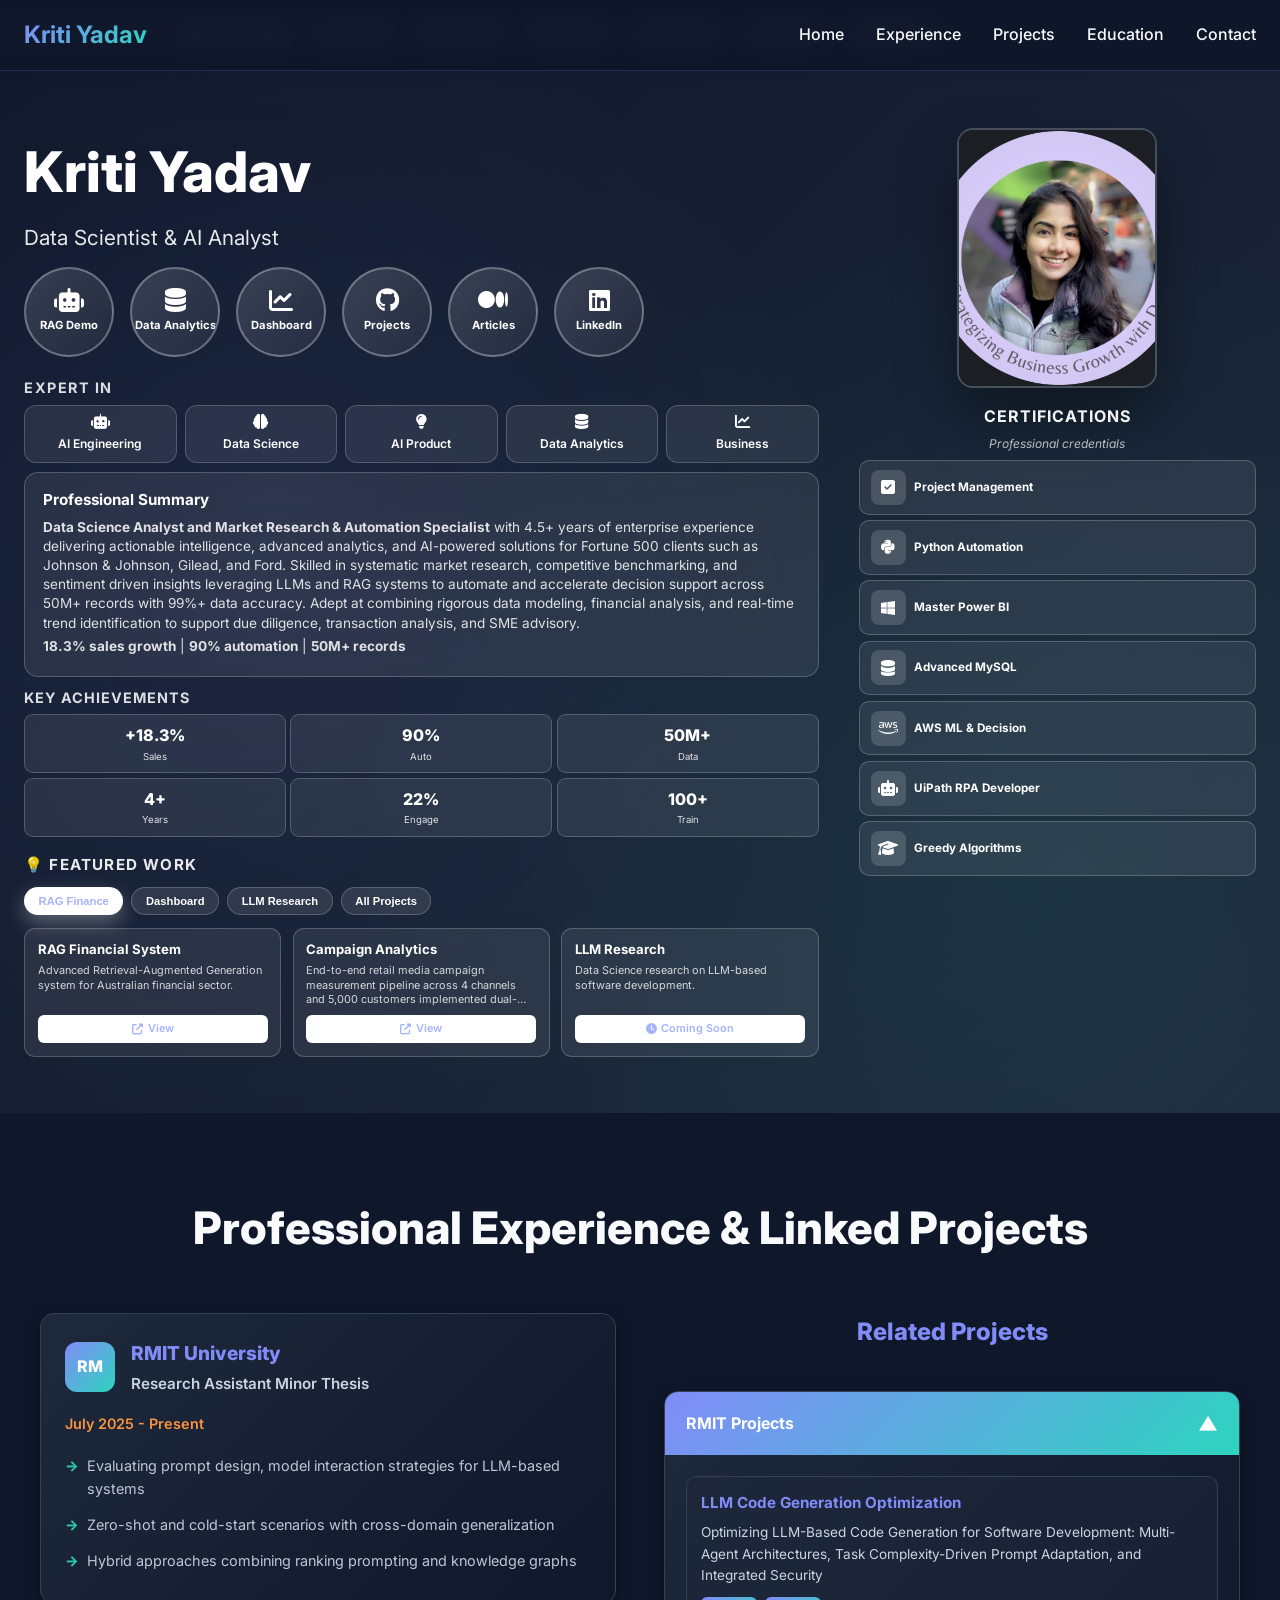
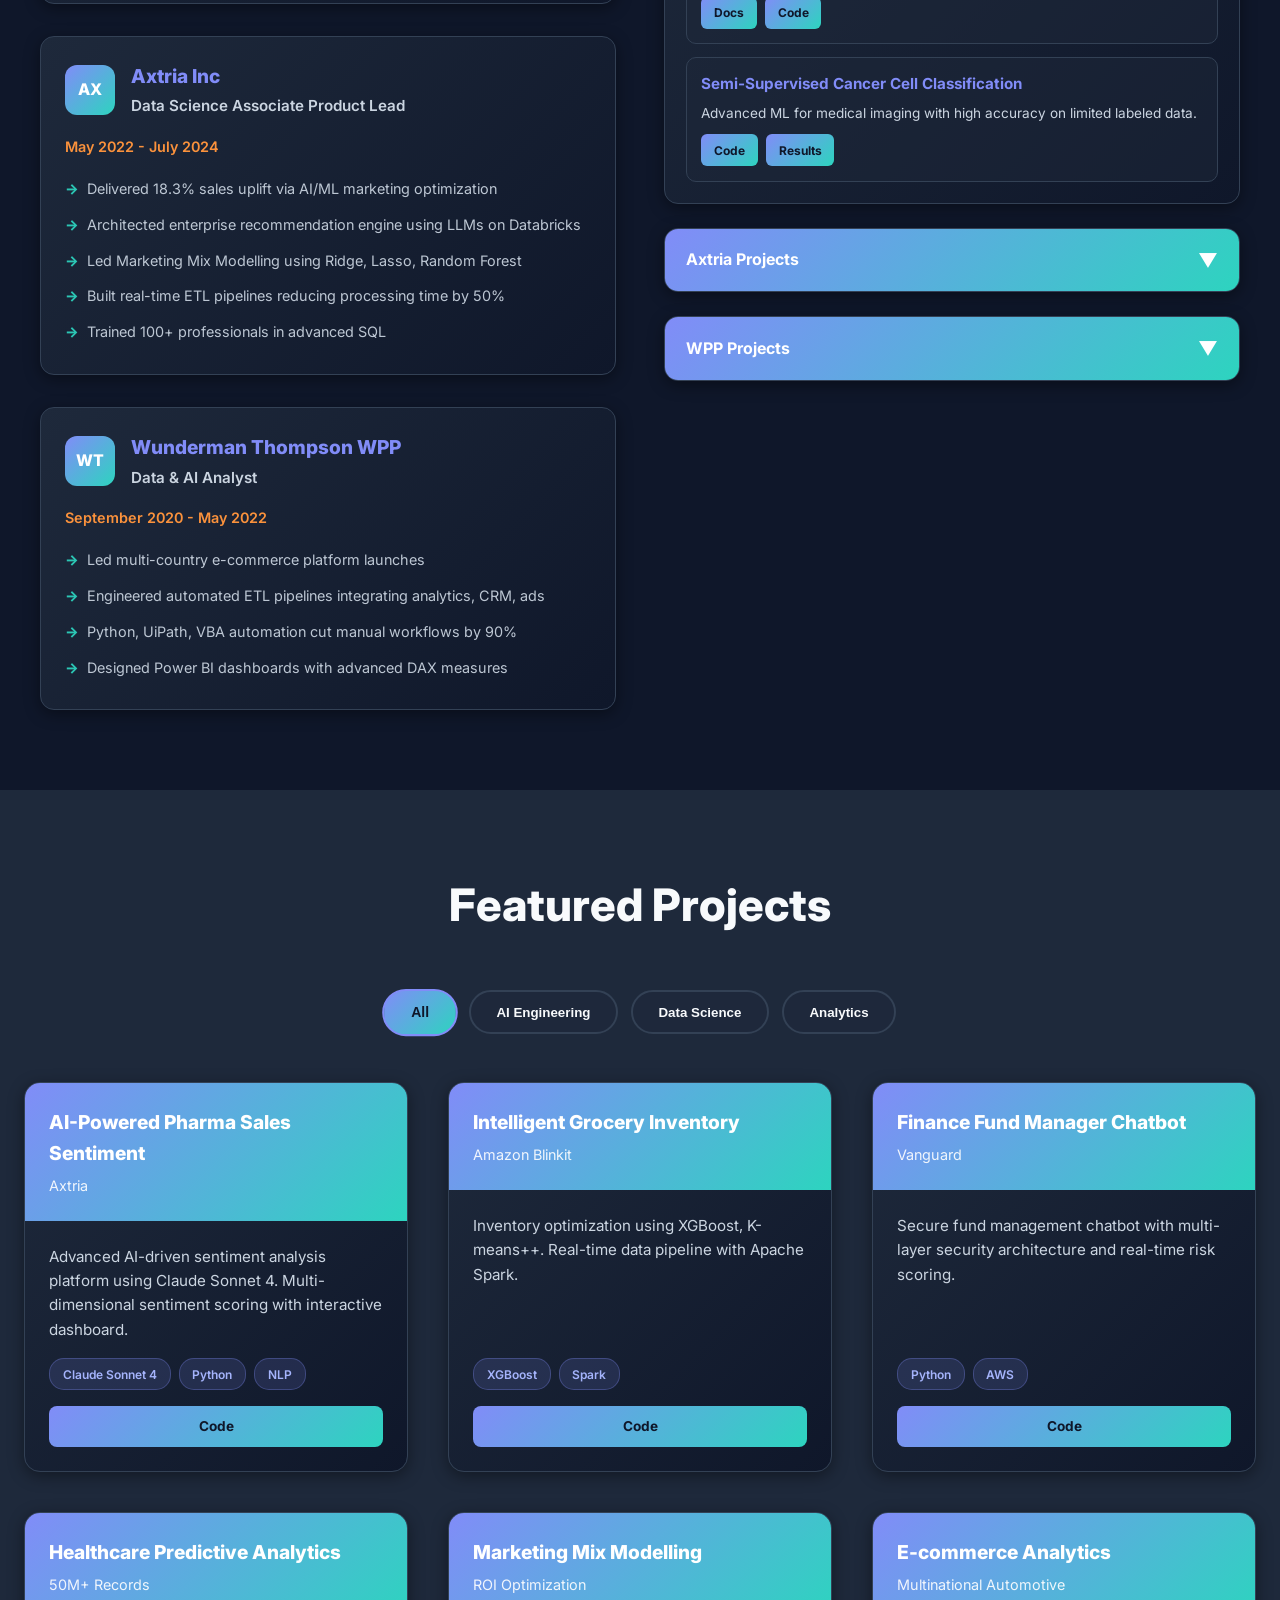
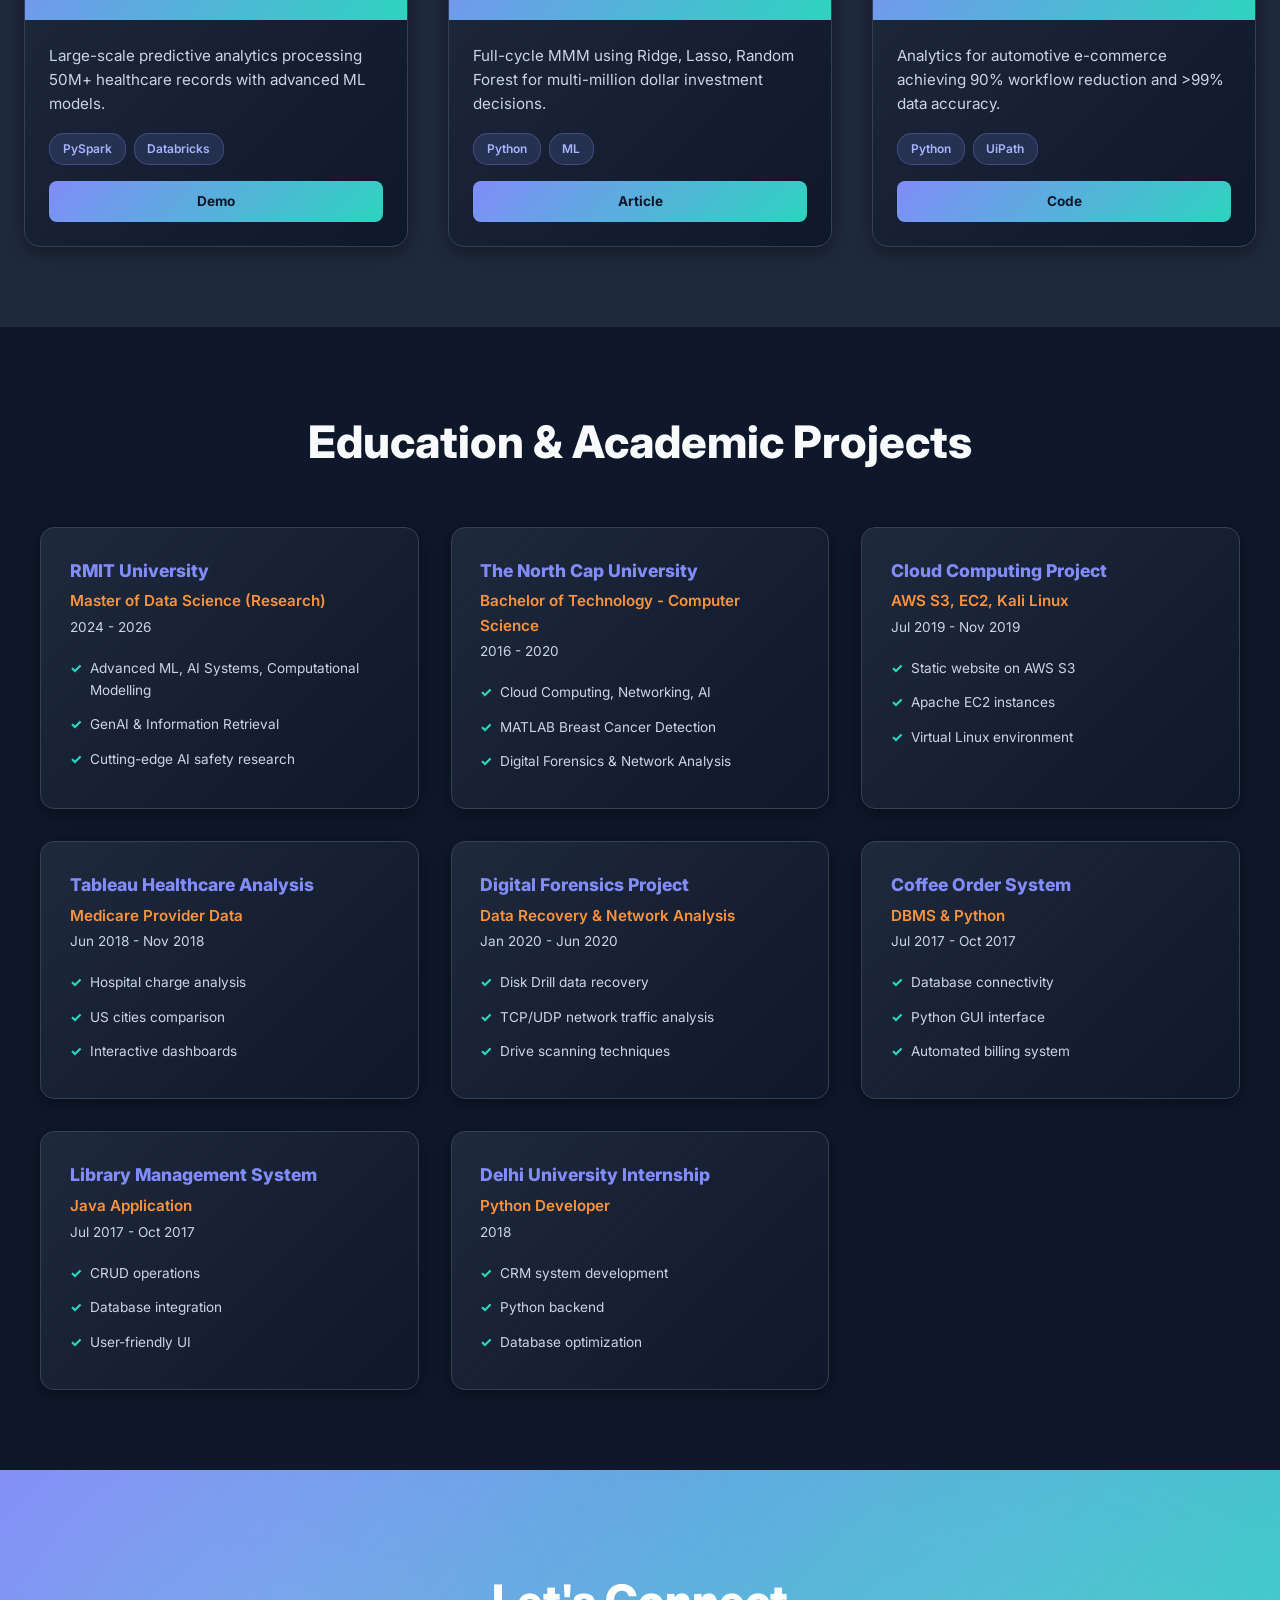
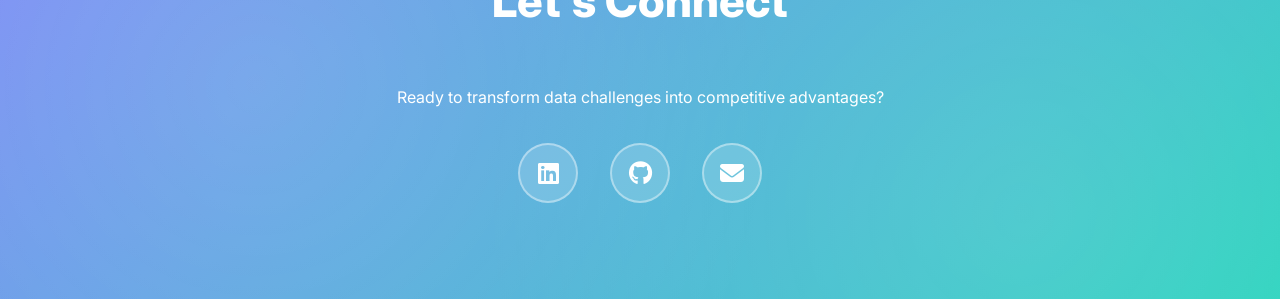
<file: index.html>
<!DOCTYPE html>
<html lang="en">
<head>
    <meta charset="UTF-8">
    <meta name="viewport" content="width=device-width, initial-scale=1.0">
    <title>Kriti Yadav - Advanced Interactive Portfolio</title>
    <link href="https://cdnjs.cloudflare.com/ajax/libs/font-awesome/6.4.0/css/all.min.css" rel="stylesheet">
    <link href="https://fonts.googleapis.com/css2?family=Inter:wght@300;400;500;600;700;800&display=swap" rel="stylesheet">
    <style>
        :root {
            --primary-color: #818cf8;
            --primary-light: #a5b4fc;
            --primary-dark: #6366f1;
            --secondary-color: #2dd4bf;
            --secondary-light: #5eead4;
            --accent-color: #fb923c;
            --accent-light: #fbbf24;
            --text-primary: #f8fafc;
            --text-secondary: #cbd5e1;
            --background: #0f172a;
            --card-background: #1e293b;
            --border-color: #334155;
            --gradient-1: linear-gradient(135deg, #1e293b 0%, #0f172a 100%);
            --gradient-2: linear-gradient(135deg, #818cf8 0%, #2dd4bf 100%);
            --gradient-3: linear-gradient(135deg, #fb923c 0%, #fbbf24 100%);
            --shadow-sm: 0 2px 8px rgba(0, 0, 0, 0.3);
            --shadow-md: 0 4px 16px rgba(0, 0, 0, 0.4);
            --shadow-lg: 0 8px 32px rgba(0, 0, 0, 0.5);
        }

        * {
            margin: 0;
            padding: 0;
            box-sizing: border-box;
        }

        html {
            scroll-behavior: smooth;
        }

        body {
            font-family: Inter, sans-serif;
            line-height: 1.6;
            color: var(--text-primary);
            background: var(--background);
            overflow-x: hidden;
        }

        .container {
            max-width: 1400px;
            margin: 0 auto;
            padding: 0 1.5rem;
        }

        /* Navigation */
        .nav {
            position: fixed;
            top: 0;
            width: 100%;
            background: rgba(15, 23, 42, 0.95);
            backdrop-filter: blur(10px);
            z-index: 2000;
            padding: 1rem 0;
            border-bottom: 1px solid rgba(129, 140, 248, 0.2);
        }

        .nav-content {
            display: flex;
            justify-content: space-between;
            align-items: center;
            max-width: 1400px;
            margin: 0 auto;
            padding: 0 1.5rem;
        }

        .logo {
            font-size: 1.5rem;
            font-weight: 700;
            background: var(--gradient-2);
            -webkit-background-clip: text;
            -webkit-text-fill-color: transparent;
            background-clip: text;
        }

        .nav-links {
            display: flex;
            gap: 2rem;
        }

        .nav-links a {
            text-decoration: none;
            color: var(--text-primary);
            font-weight: 500;
            transition: all 0.3s ease;
        }

        .nav-links a::after {
            content: '';
            position: absolute;
            bottom: -5px;
            left: 0;
            width: 0;
            height: 2px;
            background: var(--primary-light);
            transition: width 0.3s ease;
        }

        .nav-links a:hover::after {
            width: 100%;
        }

        /* Sticky Cert Bar */
        .cert-bar {
            position: fixed;
            top: 60px;
            width: 100%;
            background: linear-gradient(135deg, rgba(30, 41, 59, 0.98) 0%, rgba(15, 23, 42, 0.98) 100%);
            backdrop-filter: blur(10px);
            z-index: 1500;
            padding: 0.6rem 0;
            border-bottom: 1px solid rgba(129, 140, 248, 0.3);
            box-shadow: 0 4px 12px rgba(0, 0, 0, 0.5);
            transform: translateY(-100%);
            transition: transform 0.3s ease;
        }

        .cert-bar.visible {
            transform: translateY(0);
        }

        .cert-bar-content {
            display: flex;
            align-items: center;
            gap: 1rem;
            max-width: 1400px;
            margin: 0 auto;
            padding: 0 1.5rem;
            overflow-x: auto;
            scrollbar-width: none;
        }

        .cert-bar-content::-webkit-scrollbar {
            display: none;
        }

        .cert-bar-title {
            font-size: 0.85rem;
            font-weight: 700;
            color: white;
            opacity: 0.9;
            text-transform: uppercase;
            letter-spacing: 1px;
            white-space: nowrap;
        }

        .cert-badge {
            display: flex;
            align-items: center;
            gap: 0.4rem;
            background: rgba(255, 255, 255, 0.15);
            padding: 0.35rem 0.8rem;
            border-radius: 20px;
            border: 1px solid rgba(255, 255, 255, 0.3);
            text-decoration: none;
            color: white;
            font-size: 0.75rem;
            font-weight: 600;
            white-space: nowrap;
            transition: all 0.3s ease;
        }

        .cert-badge:hover {
            background: rgba(255, 255, 255, 0.25);
            transform: translateY(-2px);
        }

        /* Hero */
        .hero {
            min-height: 100vh;
            padding: 8rem 0 2rem 0;
            background: linear-gradient(135deg, #0f172a 0%, #1e293b 100%);
            color: white;
            position: relative;
            z-index: 10;
            overflow: hidden;
        }

        .hero::before {
            content: '';
            position: absolute;
            top: 0;
            left: 0;
            width: 100%;
            height: 100%;
            background: radial-gradient(circle at 20% 50%, rgba(129, 140, 248, 0.08) 0%, transparent 50%),
                        radial-gradient(circle at 80% 80%, rgba(45, 212, 191, 0.08) 0%, transparent 50%);
            z-index: 1;
            animation: floatBackground 15s ease-in-out infinite;
        }

        @keyframes floatBackground {
            0%, 100% { transform: translateY(0px); }
            50% { transform: translateY(-20px); }
        }

        @keyframes fadeInUp {
            from {
                opacity: 0;
                transform: translateY(30px);
            }
            to {
                opacity: 1;
                transform: translateY(0);
            }
        }

        @keyframes fadeInLeft {
            from {
                opacity: 0;
                transform: translateX(-30px);
            }
            to {
                opacity: 1;
                transform: translateX(0);
            }
        }

        @keyframes fadeInRight {
            from {
                opacity: 0;
                transform: translateX(30px);
            }
            to {
                opacity: 1;
                transform: translateX(0);
            }
        }

        @keyframes scaleIn {
            from {
                opacity: 0;
                transform: scale(0.9);
            }
            to {
                opacity: 1;
                transform: scale(1);
            }
        }

        @keyframes pulse {
            0%, 100% {
                transform: scale(1);
                box-shadow: 0 0 0 0 rgba(129, 140, 248, 0.7);
            }
            50% {
                transform: scale(1.02);
                box-shadow: 0 0 0 10px rgba(129, 140, 248, 0);
            }
        }

        .hero-content {
            display: flex;
            align-items: flex-start;
            gap: 2.5rem;
            position: relative;
            z-index: 20;
        }

        .hero-left {
            animation: fadeInLeft 0.8s ease-out;
        }

        .hero-right {
            animation: fadeInRight 0.8s ease-out 0.2s backwards;
        }

        .hero-left {
            flex: 2;
            position: relative;
            z-index: 20;
        }

        .hero-right {
            flex: 1;
            display: flex;
            flex-direction: column;
            align-items: center;
            gap: 1rem;
            position: relative;
            z-index: 500;
        }

        .hero h1 {
            font-size: 3.5rem;
            font-weight: 800;
            margin-bottom: 0.2rem;
            animation: fadeInUp 0.8s ease-out 0.3s backwards;
        }

        .hero-subtitle {
            font-size: 1.3rem;
            margin-bottom: 0.8rem;
            opacity: 0.9;
            animation: fadeInUp 0.8s ease-out 0.4s backwards;
        }

        /* Expertise */
        .expertise-section {
            margin-bottom: 0.6rem;
            position: relative;
            z-index: 100;
            animation: fadeInUp 0.8s ease-out 0.5s backwards;
        }

        .expertise-section h3 {
            font-size: 0.9rem;
            margin-bottom: 0.4rem;
            opacity: 0.85;
            font-weight: 700;
            text-transform: uppercase;
            letter-spacing: 1.5px;
        }

        .expertise-container {
            display: grid;
            grid-template-columns: repeat(auto-fit, minmax(100px, 1fr));
            gap: 0.5rem;
            position: relative;
            z-index: 200;
            margin-bottom: 0.6rem;
        }

        .expertise-card {
            background: rgba(255, 255, 255, 0.08);
            padding: 0.5rem 0.7rem;
            border-radius: 12px;
            border: 1.5px solid rgba(255, 255, 255, 0.2);
            display: flex;
            flex-direction: column;
            align-items: center;
            gap: 0.3rem;
            cursor: pointer;
            transition: all 0.4s ease;
            font-size: 0.75rem;
            font-weight: 600;
            text-align: center;
            position: relative;
            z-index: 300;
        }

        .expertise-card:hover {
            background: rgba(129, 140, 248, 0.15);
            transform: translateY(-8px) scale(1.05);
            box-shadow: 0 20px 40px rgba(129, 140, 248, 0.3);
            z-index: 10000;
        }

        .expertise-card i {
            font-size: 0.95rem;
            transition: all 0.4s ease;
        }

        .expertise-card:hover i {
            transform: rotateY(360deg) scale(1.2);
            filter: drop-shadow(0 0 8px rgba(255, 255, 255, 0.8));
        }

        .skill-tooltip {
            position: absolute;
            top: 100%;
            left: 50%;
            transform: translateX(-50%) translateY(8px) scale(0.8);
            background: linear-gradient(135deg, rgba(30, 41, 59, 0.98) 0%, rgba(15, 23, 42, 0.95) 100%);
            color: var(--text-primary);
            border-radius: 12px;
            padding: 0.8rem 1rem;
            box-shadow: 0 20px 60px rgba(0, 0, 0, 0.6);
            opacity: 0;
            visibility: hidden;
            transition: all 0.4s ease;
            min-width: 220px;
            z-index: 99999;
            border: 1.5px solid rgba(129, 140, 248, 0.4);
            pointer-events: none;
        }

        .expertise-card:hover .skill-tooltip {
            opacity: 1;
            visibility: visible;
            z-index: 99999;
            transform: translateX(-50%) translateY(0) scale(1);
        }

        .skill-tooltip-title {
            font-weight: 800;
            color: var(--secondary-color);
            margin-bottom: 0.6rem;
            font-size: 0.85rem;
            text-transform: uppercase;
            letter-spacing: 0.5px;
        }

        .skill-tags {
            display: grid;
            grid-template-columns: repeat(2, 1fr);
            gap: 0.3rem;
        }

        .skill-tag {
            background: linear-gradient(135deg, rgba(99, 102, 241, 0.15), rgba(99, 102, 241, 0.05));
            color: var(--primary-color);
            padding: 0.3rem 0.5rem;
            border-radius: 6px;
            font-size: 0.65rem;
            font-weight: 700;
            border: 1px solid rgba(99, 102, 241, 0.3);
            cursor: pointer;
            transition: all 0.3s ease;
        }

        .skill-tag:hover {
            background: var(--gradient-2);
            color: white;
            transform: scale(1.08);
            box-shadow: 0 4px 12px rgba(99, 102, 241, 0.3);
        }

        /* Quick Action Circles */
        .quick-actions {
            display: flex;
            gap: 1rem;
            margin-bottom: 1.2rem;
            flex-wrap: wrap;
            animation: fadeInUp 0.8s ease-out 0.6s backwards;
        }

        .action-circle {
            width: 90px;
            height: 90px;
            border-radius: 50%;
            background: linear-gradient(135deg, rgba(255, 255, 255, 0.15), rgba(255, 255, 255, 0.05));
            border: 2px solid rgba(255, 255, 255, 0.3);
            display: flex;
            flex-direction: column;
            align-items: center;
            justify-content: center;
            gap: 0.3rem;
            text-decoration: none;
            color: white;
            cursor: pointer;
            transition: all 0.4s cubic-bezier(0.175, 0.885, 0.32, 1.275);
            position: relative;
            overflow: hidden;
        }

        .action-circle::before {
            content: '';
            position: absolute;
            width: 100%;
            height: 100%;
            background: var(--gradient-2);
            border-radius: 50%;
            opacity: 0;
            transition: opacity 0.4s ease;
        }

        .action-circle:hover {
            transform: translateY(-8px) scale(1.1);
            border-color: rgba(255, 255, 255, 0.6);
            box-shadow: 0 12px 32px rgba(99, 102, 241, 0.4);
        }

        .action-circle:hover::before {
            opacity: 1;
        }

        .action-circle i {
            font-size: 1.5rem;
            position: relative;
            z-index: 2;
            transition: all 0.4s ease;
        }

        .action-circle span {
            font-size: 0.7rem;
            font-weight: 700;
            text-align: center;
            position: relative;
            z-index: 2;
            transition: all 0.4s ease;
        }

        .action-circle:hover i {
            transform: scale(1.2);
        }

        .action-circle:nth-child(1) { animation: scaleIn 0.5s ease-out 0.7s backwards; }
        .action-circle:nth-child(2) { animation: scaleIn 0.5s ease-out 0.8s backwards; }
        .action-circle:nth-child(3) { animation: scaleIn 0.5s ease-out 0.9s backwards; }
        .action-circle:nth-child(4) { animation: scaleIn 0.5s ease-out 1s backwards; }
        .action-circle:nth-child(5) { animation: scaleIn 0.5s ease-out 1.1s backwards; }

        /* Professional Summary */
        .professional-summary {
            background: rgba(255, 255, 255, 0.08);
            padding: 0.9rem 1.1rem;
            border-radius: 14px;
            backdrop-filter: blur(20px);
            border: 1.5px solid rgba(255, 255, 255, 0.2);
            margin-bottom: 0.6rem;
            position: relative;
            z-index: 10;
            animation: fadeInUp 0.8s ease-out 0.7s backwards;
        }

        .professional-summary h3 {
            margin-bottom: 0.4rem;
            font-size: 0.95rem;
            font-weight: 700;
        }

        .professional-summary p {
            opacity: 0.85;
            line-height: 1.4;
            margin-bottom: 0.3rem;
            font-size: 0.85rem;
        }

        /* Achievements */
        .achievements-section {
            margin-bottom: 1rem;
            position: relative;
            z-index: 10;
            animation: fadeInUp 0.8s ease-out 0.8s backwards;
        }

        .achievements-section h3 {
            font-size: 0.9rem;
            margin-bottom: 0.3rem;
            opacity: 0.85;
            font-weight: 700;
            text-transform: uppercase;
            letter-spacing: 1px;
        }

        .achievements-grid {
            display: grid;
            grid-template-columns: repeat(3, 1fr);
            gap: 0.3rem;
            margin-bottom: 1rem;
        }

        .achievement-card {
            background: rgba(255, 255, 255, 0.08);
            padding: 0.5rem 0.6rem;
            border-radius: 9px;
            border: 1.5px solid rgba(255, 255, 255, 0.2);
            text-align: center;
            transition: all 0.4s ease;
        }

        .achievement-card:hover {
            background: rgba(255, 255, 255, 0.15);
            transform: translateY(-4px) scale(1.05);
            box-shadow: 0 8px 20px rgba(129, 140, 248, 0.3);
        }

        .achievement-card:nth-child(1) { animation: scaleIn 0.5s ease-out 0.9s backwards; }
        .achievement-card:nth-child(2) { animation: scaleIn 0.5s ease-out 1s backwards; }
        .achievement-card:nth-child(3) { animation: scaleIn 0.5s ease-out 1.1s backwards; }
        .achievement-card:nth-child(4) { animation: scaleIn 0.5s ease-out 1.2s backwards; }
        .achievement-card:nth-child(5) { animation: scaleIn 0.5s ease-out 1.3s backwards; }
        .achievement-card:nth-child(6) { animation: scaleIn 0.5s ease-out 1.4s backwards; }

        .achievement-number {
            font-size: 1rem;
            font-weight: 800;
        }

        .achievement-text {
            font-size: 0.6rem;
            opacity: 0.85;
        }

        /* Featured Projects Tabs - CLEAN VERSION */
        .featured-projects-section {
            margin-bottom: 1.5rem;
            position: relative;
            z-index: 15;
            animation: fadeInUp 0.8s ease-out 0.9s backwards;
        }

        .featured-projects-section h3 {
            font-size: 0.95rem;
            margin-bottom: 0.6rem;
            opacity: 0.9;
            font-weight: 700;
            text-transform: uppercase;
            letter-spacing: 1.2px;
        }

        .projects-tabs {
            display: flex;
            gap: 0.5rem;
            margin-bottom: 0.8rem;
            flex-wrap: wrap;
            position: relative;
            z-index: 16;
        }

        .project-tab {
            background: rgba(255, 255, 255, 0.1);
            border: 1.5px solid rgba(255, 255, 255, 0.2);
            color: white;
            padding: 0.45rem 0.85rem;
            border-radius: 18px;
            font-size: 0.7rem;
            font-weight: 600;
            cursor: pointer;
            transition: all 0.3s ease;
            white-space: nowrap;
        }

        .project-tab:hover {
            background: rgba(255, 255, 255, 0.15);
            transform: translateY(-2px);
        }

        .project-tab.active {
            background: white;
            color: var(--primary-light);
            box-shadow: 0 8px 20px rgba(255, 255, 255, 0.3);
            font-weight: 700;
        }

        .projects-display {
            display: grid;
            grid-template-columns: repeat(3, 1fr);
            gap: 0.7rem;
            position: relative;
            z-index: 15;
        }

        .project-card-mini {
            background: rgba(255, 255, 255, 0.08);
            border: 1.5px solid rgba(255, 255, 255, 0.2);
            border-radius: 11px;
            padding: 0.8rem;
            transition: all 0.3s ease;
            cursor: pointer;
            display: flex;
            flex-direction: column;
            height: 100%;
        }

        .project-card-mini:hover {
            background: rgba(255, 255, 255, 0.12);
            transform: translateY(-4px);
            box-shadow: 0 12px 30px rgba(59, 130, 246, 0.3);
            border-color: rgba(255, 255, 255, 0.4);
        }

        .project-card-mini.hidden {
            display: none;
        }

        .project-mini-title {
            font-size: 0.82rem;
            font-weight: 700;
            margin-bottom: 0.35rem;
            white-space: normal;
            line-height: 1.2;
        }

        .project-mini-description {
            font-size: 0.68rem;
            opacity: 0.8;
            margin-bottom: 0.5rem;
            line-height: 1.35;
            display: -webkit-box;
            -webkit-line-clamp: 3;
            -webkit-box-orient: vertical;
            overflow: hidden;
            flex: 1;
        }

        .project-mini-link {
            display: inline-flex;
            align-items: center;
            justify-content: center;
            gap: 0.3rem;
            background: white;
            color: var(--primary-light);
            padding: 0.35rem 0.7rem;
            border-radius: 6px;
            font-size: 0.68rem;
            font-weight: 600;
            text-decoration: none;
            transition: all 0.3s ease;
            width: 100%;
        }

        .project-mini-link:hover {
            background: rgba(255, 255, 255, 0.95);
            transform: scale(1.02);
        }

        /* Profile Image */
        .profile-image {
            width: 200px;
            height: 260px;
            border-radius: 16px;
            overflow: hidden;
            box-shadow: 0 30px 60px rgba(0, 0, 0, 0.4);
            border: 2px solid rgba(255, 255, 255, 0.2);
        }

        .profile-image:hover {
            transform: translateY(-8px) scale(1.02);
        }

        .profile-image img {
            width: 100%;
            height: 100%;
            object-fit: cover;
        }

        /* Certs */
        .certs-section {
            width: 100%;
            position: relative;
            z-index: 500;
        }

        .certs-section h3 {
            font-size: 1rem;
            opacity: 0.95;
            font-weight: 700;
            margin-bottom: 0.3rem;
            text-align: center;
            text-transform: uppercase;
            letter-spacing: 1px;
        }

        .certs-subtitle {
            opacity: 0.7;
            font-size: 0.75rem;
            font-style: italic;
            text-align: center;
            margin-bottom: 0.4rem;
        }

        .certs-grid {
            display: flex;
            flex-direction: column;
            gap: 0.35rem;
            position: relative;
            z-index: 500;
        }

        .cert-card {
            background: rgba(255, 255, 255, 0.08);
            padding: 0.55rem 0.7rem;
            border-radius: 10px;
            border: 1.5px solid rgba(255, 255, 255, 0.2);
            display: flex;
            align-items: center;
            gap: 0.5rem;
            cursor: pointer;
            transition: all 0.4s ease;
            position: relative;
            z-index: 501;
            text-decoration: none;
        }

        .cert-card:hover {
            background: rgba(255, 255, 255, 0.15);
            transform: translateX(3px) scale(1.02);
            box-shadow: 0 12px 30px rgba(59, 130, 246, 0.3);
            border-color: rgba(255, 255, 255, 0.5);
            z-index: 502;
        }

        .cert-icon-wrapper {
            width: 35px;
            height: 35px;
            border-radius: 8px;
            background: rgba(255, 255, 255, 0.15);
            display: flex;
            align-items: center;
            justify-content: center;
            flex-shrink: 0;
        }

        .cert-card:hover .cert-icon-wrapper {
            background: rgba(255, 255, 255, 0.25);
            transform: scale(1.1);
        }

        .cert-icon {
            font-size: 1rem;
            color: white;
        }

        .cert-card:hover .cert-icon {
            transform: scale(1.15);
        }

        .cert-name {
            font-weight: 700;
            font-size: 0.73rem;
            text-align: left;
            flex: 1;
            color: white;
        }

        /* Experience Section */
        .experience-section {
            padding: 5rem 0;
            background: #0f172a;
            position: relative;
            z-index: 1;
        }

        .section-title {
            text-align: center;
            font-size: 2.8rem;
            margin-bottom: 3rem;
            color: var(--text-primary);
            font-weight: 800;
        }

        .experience-container {
            display: grid;
            grid-template-columns: 1fr 1fr;
            gap: 3rem;
            max-width: 1200px;
            margin: 0 auto;
        }

        .experience-left {
            display: flex;
            flex-direction: column;
            gap: 2rem;
        }

        .experience-item {
            background: linear-gradient(135deg, #1e293b 0%, #0f172a 100%);
            border-radius: 14px;
            border: 1.5px solid var(--border-color);
            box-shadow: var(--shadow-md);
            padding: 1.5rem;
            transition: all 0.4s ease;
            position: relative;
            overflow: hidden;
        }

        .experience-item::before {
            content: '';
            position: absolute;
            top: 0;
            left: -100%;
            width: 100%;
            height: 100%;
            background: linear-gradient(90deg, transparent, rgba(59, 130, 246, 0.1), transparent);
            transition: left 0.6s ease;
        }

        .experience-item:hover::before {
            left: 100%;
        }

        .experience-item:hover {
            transform: translateX(8px) scale(1.02);
            box-shadow: 0 15px 50px rgba(129, 140, 248, 0.4);
            border-color: var(--primary-color);
        }

        .experience-item {
            opacity: 0;
            animation: fadeInUp 0.6s ease-out forwards;
        }

        .experience-item:nth-child(1) { animation-delay: 0.1s; }
        .experience-item:nth-child(2) { animation-delay: 0.3s; }
        .experience-item:nth-child(3) { animation-delay: 0.5s; }

        .company-header {
            display: flex;
            align-items: center;
            gap: 1rem;
            margin-bottom: 1rem;
        }

        .company-logo {
            width: 50px;
            height: 50px;
            border-radius: 12px;
            background: var(--gradient-2);
            color: white;
            display: flex;
            align-items: center;
            justify-content: center;
            font-weight: 800;
            font-size: 1rem;
            transition: all 0.4s ease;
        }

        .experience-item:hover .company-logo {
            transform: scale(1.1) rotateZ(5deg);
        }

        .company-info h4 {
            font-size: 1.2rem;
            color: var(--primary-color);
            margin-bottom: 0.2rem;
            font-weight: 800;
        }

        .company-info .role {
            font-size: 0.95rem;
            font-weight: 600;
            color: var(--text-secondary);
        }

        .duration {
            color: var(--accent-color);
            font-size: 0.9rem;
            margin-bottom: 0.8rem;
            font-weight: 600;
        }

        .achievements-list {
            list-style: none;
            color: var(--text-secondary);
        }

        .achievements-list li {
            font-size: 0.9rem;
            padding: 0.4rem 0;
            opacity: 0.92;
            display: flex;
            gap: 0.5rem;
        }

        .achievements-list li:hover {
            opacity: 1;
            transform: translateX(5px);
        }

        .achievements-list li::before {
            content: '→';
            color: var(--secondary-color);
            font-weight: 800;
            flex-shrink: 0;
        }

        .experience-right {
            display: flex;
            flex-direction: column;
            gap: 1.5rem;
        }

        .projects-section-header {
            font-size: 1.5rem;
            font-weight: 800;
            color: var(--primary-color);
            margin-bottom: 1rem;
            text-align: center;
        }

        .linked-projects-group {
            background: linear-gradient(135deg, #1e293b 0%, #0f172a 100%);
            border-radius: 14px;
            border: 1.5px solid var(--border-color);
            overflow: hidden;
            box-shadow: var(--shadow-md);
            transition: all 0.4s ease;
        }

        .linked-projects-group:hover {
            box-shadow: 0 15px 50px rgba(129, 140, 248, 0.3);
            border-color: var(--primary-color);
        }

        .projects-group-header {
            background: var(--gradient-2);
            color: white;
            padding: 1rem 1.3rem;
            cursor: pointer;
            display: flex;
            align-items: center;
            justify-content: space-between;
            font-weight: 700;
            transition: all 0.3s ease;
            user-select: none;
        }

        .projects-group-header:hover {
            padding-left: 1.5rem;
        }

        .toggle-icon {
            font-size: 1.2rem;
            transition: transform 0.3s ease;
        }

        .projects-group-header.active .toggle-icon {
            transform: rotate(180deg);
        }

        .projects-group-content {
            max-height: 0;
            overflow: hidden;
            transition: max-height 0.4s ease;
            padding: 0 1.3rem;
        }

        .projects-group-header.active + .projects-group-content {
            max-height: 2000px;
            padding: 1.3rem;
        }

        .project-item {
            background: rgba(30, 41, 59, 0.5);
            border-radius: 10px;
            border: 1px solid var(--border-color);
            padding: 0.9rem;
            margin-bottom: 0.8rem;
            transition: all 0.3s ease;
        }

        .project-item:last-child {
            margin-bottom: 0;
        }

        .project-item:hover {
            transform: translateX(5px);
            box-shadow: 0 8px 20px rgba(129, 140, 248, 0.2);
            border-color: var(--primary-color);
        }

        .project-title {
            font-size: 0.95rem;
            font-weight: 700;
            color: var(--primary-color);
            margin-bottom: 0.4rem;
        }

        .project-description {
            font-size: 0.85rem;
            color: var(--text-secondary);
            margin-bottom: 0.6rem;
        }

        .project-links {
            display: flex;
            gap: 0.5rem;
            flex-wrap: wrap;
        }

        .project-link {
            display: inline-flex;
            align-items: center;
            gap: 0.3rem;
            padding: 0.4rem 0.8rem;
            background: var(--gradient-2);
            color: #0f172a;
            text-decoration: none;
            border-radius: 6px;
            font-size: 0.75rem;
            font-weight: 700;
            transition: all 0.3s ease;
        }

        .project-link:hover {
            background: var(--secondary-color);
            transform: translateY(-2px);
        }

        /* Projects Showcase */
        .projects-showcase-section {
            padding: 5rem 0;
            background: #1e293b;
            position: relative;
            z-index: 1;
        }

        .filter-buttons {
            display: flex;
            justify-content: center;
            gap: 0.8rem;
            margin-bottom: 3rem;
            flex-wrap: wrap;
        }

        .filter-button {
            padding: 0.8rem 1.6rem;
            background: rgba(30, 41, 59, 0.8);
            color: var(--text-primary);
            border: 2px solid var(--border-color);
            border-radius: 50px;
            cursor: pointer;
            transition: all 0.4s ease;
            font-weight: 600;
            position: relative;
            overflow: hidden;
        }

        .filter-button::before {
            content: '';
            position: absolute;
            top: 0;
            left: -100%;
            width: 100%;
            height: 100%;
            background: var(--gradient-2);
            transition: left 0.4s ease;
            z-index: -1;
        }

        .filter-button:hover::before,
        .filter-button.active::before {
            left: 0;
        }

        .filter-button.active,
        .filter-button:hover {
            background: var(--gradient-2);
            color: #0f172a;
            border-color: var(--primary-color);
            transform: scale(1.05);
        }

        .projects-grid {
            display: grid;
            grid-template-columns: repeat(auto-fit, minmax(350px, 1fr));
            gap: 2.5rem;
        }

        .project-card {
            background: linear-gradient(135deg, #1e293b 0%, #0f172a 100%);
            border-radius: 16px;
            overflow: hidden;
            box-shadow: var(--shadow-md);
            transition: all 0.4s ease;
            border: 1.5px solid var(--border-color);
            display: flex;
            flex-direction: column;
        }

        .project-card:hover {
            transform: translateY(-12px) scale(1.02);
            box-shadow: 0 25px 60px rgba(129, 140, 248, 0.5);
            border-color: var(--primary-color);
        }

        .project-card {
            opacity: 0;
            animation: fadeInUp 0.6s ease-out forwards;
        }

        .project-card:nth-child(1) { animation-delay: 0.1s; }
        .project-card:nth-child(2) { animation-delay: 0.2s; }
        .project-card:nth-child(3) { animation-delay: 0.3s; }
        .project-card:nth-child(4) { animation-delay: 0.4s; }
        .project-card:nth-child(5) { animation-delay: 0.5s; }
        .project-card:nth-child(6) { animation-delay: 0.6s; }

        .project-card-header {
            padding: 1.5rem;
            background: var(--gradient-2);
            color: white;
        }

        .project-card-title {
            font-size: 1.2rem;
            font-weight: 800;
            margin-bottom: 0.3rem;
        }

        .project-card-subtitle {
            opacity: 0.9;
            font-size: 0.9rem;
        }

        .project-card-content {
            padding: 1.5rem;
            flex: 1;
            display: flex;
            flex-direction: column;
        }

        .project-card-description {
            color: var(--text-secondary);
            margin-bottom: 1rem;
            line-height: 1.6;
            font-size: 0.95rem;
            flex: 1;
        }

        .tech-tags {
            display: flex;
            flex-wrap: wrap;
            gap: 0.5rem;
            margin-bottom: 1rem;
        }

        .tech-tag {
            background: rgba(129, 140, 248, 0.15);
            color: var(--primary-light);
            padding: 0.35rem 0.8rem;
            border-radius: 15px;
            font-size: 0.75rem;
            font-weight: 600;
            border: 1px solid rgba(129, 140, 248, 0.3);
        }

        .card-links {
            display: flex;
            gap: 0.8rem;
        }

        .card-link {
            padding: 0.6rem 1.1rem;
            background: var(--gradient-2);
            color: #0f172a;
            text-decoration: none;
            border-radius: 8px;
            font-weight: 700;
            font-size: 0.85rem;
            flex: 1;
            text-align: center;
            transition: all 0.3s ease;
        }

        .card-link:hover {
            background: var(--secondary-color);
            transform: translateY(-2px);
        }

        /* Education */
        .education-section {
            padding: 5rem 0;
            background: #0f172a;
            position: relative;
            z-index: 1;
        }

        .education-grid {
            display: grid;
            grid-template-columns: repeat(auto-fit, minmax(330px, 1fr));
            gap: 2rem;
            max-width: 1200px;
            margin: 0 auto;
        }

        .education-item {
            background: linear-gradient(135deg, #1e293b 0%, #0f172a 100%);
            border-radius: 14px;
            border: 1.5px solid var(--border-color);
            padding: 1.8rem;
            box-shadow: var(--shadow-md);
            transition: all 0.4s ease;
        }

        .education-item:hover {
            transform: translateY(-10px) scale(1.02);
            box-shadow: 0 20px 50px rgba(129, 140, 248, 0.4);
            border-color: var(--primary-color);
        }

        .education-item {
            opacity: 0;
            animation: fadeInUp 0.6s ease-out forwards;
        }

        .education-item:nth-child(1) { animation-delay: 0.1s; }
        .education-item:nth-child(2) { animation-delay: 0.2s; }
        .education-item:nth-child(3) { animation-delay: 0.3s; }
        .education-item:nth-child(4) { animation-delay: 0.4s; }
        .education-item:nth-child(5) { animation-delay: 0.5s; }
        .education-item:nth-child(6) { animation-delay: 0.6s; }
        .education-item:nth-child(7) { animation-delay: 0.7s; }
        .education-item:nth-child(8) { animation-delay: 0.8s; }

        .education-item h3 {
            font-size: 1.1rem;
            color: var(--primary-color);
            margin-bottom: 0.3rem;
            font-weight: 800;
        }

        .degree {
            font-size: 0.95rem;
            color: var(--accent-color);
            font-weight: 600;
            margin-bottom: 0.2rem;
        }

        .edu-duration {
            font-size: 0.85rem;
            color: var(--text-secondary);
            margin-bottom: 0.8rem;
        }

        .project-list {
            list-style: none;
        }

        .project-list li {
            font-size: 0.85rem;
            color: var(--text-secondary);
            padding: 0.4rem 0;
            display: flex;
            gap: 0.5rem;
        }

        .project-list li::before {
            content: '✓';
            color: var(--secondary-color);
            font-weight: 800;
            flex-shrink: 0;
        }

        /* Contact */
        .contact-section {
            padding: 6rem 0;
            background: var(--gradient-2);
            color: white;
            text-align: center;
            position: relative;
        }

        .contact-section::before {
            content: '';
            position: absolute;
            top: 0;
            left: 0;
            width: 100%;
            height: 100%;
            background: radial-gradient(circle at 20% 50%, rgba(255, 255, 255, 0.1) 0%, transparent 50%),
                        radial-gradient(circle at 80% 80%, rgba(255, 255, 255, 0.1) 0%, transparent 50%);
            animation: floatBackground 15s ease-in-out infinite;
            z-index: 1;
        }

        .contact-section > * {
            position: relative;
            z-index: 2;
        }

        .contact-section .section-title {
            color: white;
        }

        .contact-links {
            display: flex;
            justify-content: center;
            gap: 2rem;
            margin-top: 2rem;
        }

        .contact-link {
            width: 60px;
            height: 60px;
            border-radius: 50%;
            background: rgba(255, 255, 255, 0.15);
            border: 2px solid rgba(255, 255, 255, 0.4);
            display: flex;
            align-items: center;
            justify-content: center;
            color: white;
            font-size: 1.5rem;
            transition: all 0.4s ease;
            text-decoration: none;
        }

        .contact-link:hover {
            background: rgba(255, 255, 255, 0.25);
            transform: translateY(-8px) scale(1.1);
            border-color: white;
        }

        @media (max-width: 1024px) {
            .experience-container {
                grid-template-columns: 1fr;
            }
            .hero-content {
                flex-direction: column;
            }
            .projects-display {
                grid-template-columns: 1fr;
            }
        }

        @media (max-width: 768px) {
            .hero h1 {
                font-size: 2.2rem;
            }
            .hero {
                padding: 7rem 0 2rem 0;
            }
            .section-title {
                font-size: 1.8rem;
            }
            .nav-links {
                display: none;
            }
            .projects-display {
                grid-template-columns: 1fr;
            }
            .achievements-grid {
                grid-template-columns: repeat(2, 1fr);
            }
        }
    </style>
</head>
<body>
    <!-- Navigation -->
    <nav class="nav">
        <div class="nav-content">
            <div class="logo">Kriti Yadav</div>
            <div class="nav-links">
                <a href="#home">Home</a>
                <a href="#experience">Experience</a>
                <a href="#projects">Projects</a>
                <a href="#education">Education</a>
                <a href="#contact">Contact</a>
            </div>
        </div>
    </nav>

    <!-- Sticky Certification Bar -->
    <div class="cert-bar" id="certBar">
        <div class="cert-bar-content">
            <span class="cert-bar-title">Certifications:</span>
            <a href="https://www.udemy.com/share/101xga3@uI2IlE-_-5vxT2WxJZuRXIDiVPz3k0hCsEuZpTdZMZZqFmgVLUSe2kOlAO79OseW/" target="_blank" class="cert-badge"><i class="fas fa-check-square"></i><span>Project Mgmt</span></a>
            <a href="https://www.linkedin.com/learning/certificates/1c77fc05f18459c7e28b7d7b65f2518fc138f53f95c548d8de56f40c1e304602" target="_blank" class="cert-badge"><i class="fab fa-python"></i><span>Python</span></a>
            <a href="https://www.udemy.com/certificate/UC-dcd1efcc-4de8-414f-95f3-24b8e2d6e57a/" target="_blank" class="cert-badge"><i class="fab fa-windows"></i><span>Power BI</span></a>
            <a href="https://certificates.mavenanalytics.io/706b2d85-35aa-46ab-801f-0a071ca4754c" target="_blank" class="cert-badge"><i class="fas fa-database"></i><span>MySQL</span></a>
            <a href="https://www.aws.training/Transcript/CompletionCertificateHtml?transcriptid=JNjzuj_r4UqDbFoet2YraA2" target="_blank" class="cert-badge"><i class="fab fa-aws"></i><span>AWS ML</span></a>
            <a href="#" class="cert-badge"><i class="fas fa-robot"></i><span>UiPath</span></a>
            <a href="https://coursera.org/share/618d72689edb4b53415a369fd3a221db" target="_blank" class="cert-badge"><i class="fas fa-graduation-cap"></i><span>Stanford</span></a>
        </div>
    </div>

    <!-- Hero Section -->
    <section id="home" class="hero">
        <div class="container">
            <div class="hero-content">
                <div class="hero-left">
                    <h1>Kriti Yadav</h1>
                    <p class="hero-subtitle">Data Scientist & AI Analyst</p>

                    <!-- Quick Action Circles -->
                    <div class="quick-actions">
                        <a href="https://kriti-data-business.github.io/Portfolio/australian-financial-rag-rfp.html" target="_blank" class="action-circle" title="RAG Financial Demo">
                            <i class="fas fa-robot"></i>
                            <span>RAG Demo</span>
                        </a>
                        <a href="https://kriti-data-business.github.io/Portfolio/Portfolio-Case-Study-for-Construction-Property-Operations.html" target="_blank" class="action-circle" title="Data Quality & Workflow Optimisation">
                            <i class="fas fa-database"></i>
                            <span>Data Analytics</span>
                        </a>
                        <a href="https://kriti-data-business.github.io/Portfolio/Mining-Analytics-Dashboard.html" target="_blank" class="action-circle" title="Dashboard Analytics">
                            <i class="fas fa-chart-line"></i>
                            <span>Dashboard</span>
                        </a>
                        <a href="https://github.com/Kriti-Data-Business" target="_blank" class="action-circle" title="GitHub Projects">
                            <i class="fab fa-github"></i>
                            <span>Projects</span>
                        </a>
                        <a href="https://medium.com/@datasciencebusiness" target="_blank" class="action-circle" title="Medium Articles">
                            <i class="fab fa-medium"></i>
                            <span>Articles</span>
                        </a>
                        <a href="https://au.linkedin.com/in/kriti-yadav-data-science" target="_blank" class="action-circle" title="LinkedIn Profile">
                            <i class="fab fa-linkedin"></i>
                            <span>LinkedIn</span>
                        </a>
                    </div>

                    <div class="expertise-section">
                        <h3>Expert in</h3>
                        <div class="expertise-container">
                            <div class="expertise-card">
                                <i class="fas fa-robot"></i>
                                <div>AI Engineering</div>
                                <div class="skill-tooltip">
                                    <div class="skill-tooltip-title">AI Engineering</div>
                                    <div class="skill-tags">
                                        <span class="skill-tag">NLP</span>
                                        <span class="skill-tag">LLMs</span>
                                        <span class="skill-tag">RAG</span>
                                        <span class="skill-tag">Transformers</span>
                                        <span class="skill-tag">Embeddings</span>
                                        <span class="skill-tag">BERT</span>
                                        <span class="skill-tag">GPT</span>
                                        <span class="skill-tag">Claude</span>
                                        <span class="skill-tag">MLOps</span>
                                        <span class="skill-tag">AWS</span>
                                        <span class="skill-tag">Azure</span>
                                        <span class="skill-tag">Databricks</span>
                                    </div>
                                </div>
                            </div>
                            <div class="expertise-card">
                                <i class="fas fa-brain"></i>
                                <div>Data Science</div>
                                <div class="skill-tooltip">
                                    <div class="skill-tooltip-title">Data Science</div>
                                    <div class="skill-tags">
                                        <span class="skill-tag">Python</span>
                                        <span class="skill-tag">R</span>
                                        <span class="skill-tag">XGBoost</span>
                                        <span class="skill-tag">Random Forest</span>
                                        <span class="skill-tag">Ridge/Lasso</span>
                                        <span class="skill-tag">K-means</span>
                                        <span class="skill-tag">PySpark</span>
                                        <span class="skill-tag">TensorFlow</span>
                                        <span class="skill-tag">PyTorch</span>
                                        <span class="skill-tag">Scikit-learn</span>
                                        <span class="skill-tag">Statistics</span>
                                        <span class="skill-tag">A/B Testing</span>
                                    </div>
                                </div>
                            </div>
                            <div class="expertise-card">
                                <i class="fas fa-lightbulb"></i>
                                <div>AI Product</div>
                                <div class="skill-tooltip">
                                    <div class="skill-tooltip-title">AI Product</div>
                                    <div class="skill-tags">
                                        <span class="skill-tag">Strategy</span>
                                        <span class="skill-tag">Leadership</span>
                                        <span class="skill-tag">Roadmapping</span>
                                        <span class="skill-tag">Stakeholder</span>
                                        <span class="skill-tag">Agile</span>
                                        <span class="skill-tag">Product Mgmt</span>
                                    </div>
                                </div>
                            </div>
                            <div class="expertise-card">
                                <i class="fas fa-database"></i>
                                <div>Data Analytics</div>
                                <div class="skill-tooltip">
                                    <div class="skill-tooltip-title">Data Analytics</div>
                                    <div class="skill-tags">
                                        <span class="skill-tag">SQL</span>
                                        <span class="skill-tag">MySQL</span>
                                        <span class="skill-tag">PostgreSQL</span>
                                        <span class="skill-tag">Power BI</span>
                                        <span class="skill-tag">DAX</span>
                                        <span class="skill-tag">Tableau</span>
                                        <span class="skill-tag">Excel</span>
                                        <span class="skill-tag">ETL</span>
                                        <span class="skill-tag">Data Pipelines</span>
                                        <span class="skill-tag">Apache Spark</span>
                                    </div>
                                </div>
                            </div>
                            <div class="expertise-card">
                                <i class="fas fa-chart-line"></i>
                                <div>Business</div>
                                <div class="skill-tooltip">
                                    <div class="skill-tooltip-title">Business Analysis</div>
                                    <div class="skill-tags">
                                        <span class="skill-tag">Strategy</span>
                                        <span class="skill-tag">ROI Analysis</span>
                                        <span class="skill-tag">KPI Tracking</span>
                                        <span class="skill-tag">Forecasting</span>
                                        <span class="skill-tag">Market Analysis</span>
                                        <span class="skill-tag">MMM</span>
                                    </div>
                                </div>
                            </div>
                        </div>
                    </div>

                    <div class="professional-summary">
                        <h3>Professional Summary</h3>
                        <p><strong>Data Science Analyst and Market Research & Automation Specialist</strong> with 4.5+ years of enterprise experience delivering actionable intelligence, advanced analytics, and AI-powered solutions for Fortune 500 clients such as Johnson & Johnson, Gilead, and Ford. Skilled in systematic market research, competitive benchmarking, and sentiment driven insights leveraging LLMs and RAG systems to automate and accelerate decision support across 50M+ records with 99%+ data accuracy.  Adept at combining rigorous data modeling, financial analysis, and real-time trend identification to support due diligence, transaction analysis, and SME advisory.</p>
                        <p><strong>18.3% sales growth</strong> | <strong>90% automation</strong> | <strong>50M+ records</strong></p>
                    </div>

                    <div class="achievements-section">
                        <h3>Key Achievements</h3>
                        <div class="achievements-grid">
                            <div class="achievement-card"><div class="achievement-number">+18.3%</div><div class="achievement-text">Sales</div></div>
                            <div class="achievement-card"><div class="achievement-number">90%</div><div class="achievement-text">Auto</div></div>
                            <div class="achievement-card"><div class="achievement-number">50M+</div><div class="achievement-text">Data</div></div>
                            <div class="achievement-card"><div class="achievement-number">4+</div><div class="achievement-text">Years</div></div>
                            <div class="achievement-card"><div class="achievement-number">22%</div><div class="achievement-text">Engage</div></div>
                            <div class="achievement-card"><div class="achievement-number">100+</div><div class="achievement-text">Train</div></div>
                        </div>
                    </div>

                    <!-- FEATURED PROJECTS TABS - NO DUPLICATES -->
                    <div class="featured-projects-section">
                        <h3>💡 Featured Work</h3>
                        <div class="projects-tabs">
                            <button class="project-tab active" data-filter="rag">RAG Finance</button>
                            <button class="project-tab" data-filter="dashboard">Dashboard</button>
                            <button class="project-tab" data-filter="research">LLM Research</button>
                            <button class="project-tab" data-filter="all" onclick="scrollToProjects(event)">All Projects</button>
                        </div>
                        <div class="projects-display">
                            <!-- Only 3 projects here - RAG, Dashboard, LLM Research -->
                            <div class="project-card-mini" data-project="rag">
                                <div class="project-mini-title">RAG Financial System</div>
                                <div class="project-mini-description">Advanced Retrieval-Augmented Generation system for Australian financial sector.</div>
                                <a href="https://kriti-data-business.github.io/Portfolio/australian-financial-rag-rfp.html" target="_blank" class="project-mini-link"><i class="fas fa-external-link-alt"></i>View</a>
                            </div>
                            <div class="project-card-mini" data-project="dashboard">
                                <div class="project-mini-title">Campaign Analytics</div>
                                <div class="project-mini-description">End-to-end retail media campaign measurement pipeline across 4 channels and 5,000 customers implemented dual-methodology uplift measurement.</div>
                                <a href="https://kriti-data-business.github.io/Portfolio/retail_campaign_uplift_dashboard.html" target="_blank" class="project-mini-link"><i class="fas fa-external-link-alt"></i>View</a>
                            </div>
                            <div class="project-card-mini" data-project="research">
                                <div class="project-mini-title">LLM Research</div>
                                <div class="project-mini-description">Data Science research on LLM-based software development.</div>
                                <a href="#" class="project-mini-link"><i class="fas fa-clock"></i>Coming Soon</a>
                            </div>
                        </div>
                    </div>
                </div>

                <div class="hero-right">
                    <div class="profile-image">
                        <img src="Screenshot 2025-11-11 at 10.48.58 PM.png" alt="Kriti Yadav">
                    </div>

                    <div class="certs-section">
                        <h3>Certifications</h3>
                        <p class="certs-subtitle">Professional credentials</p>
                        <div class="certs-grid">
                            <a href="https://www.udemy.com/share/101xga3@uI2IlE-_-5vxT2WxJZuRXIDiVPz3k0hCsEuZpTdZMZZqFmgVLUSe2kOlAO79OseW/" target="_blank" class="cert-card">
                                <div class="cert-icon-wrapper"><i class="fas fa-check-square cert-icon"></i></div>
                                <div class="cert-name">Project Management</div>
                            </a>
                            <a href="https://www.linkedin.com/learning/certificates/1c77fc05f18459c7e28b7d7b65f2518fc138f53f95c548d8de56f40c1e304602" target="_blank" class="cert-card">
                                <div class="cert-icon-wrapper"><i class="fab fa-python cert-icon"></i></div>
                                <div class="cert-name">Python Automation</div>
                            </a>
                            <a href="https://www.udemy.com/certificate/UC-dcd1efcc-4de8-414f-95f3-24b8e2d6e57a/" target="_blank" class="cert-card">
                                <div class="cert-icon-wrapper"><i class="fab fa-windows cert-icon"></i></div>
                                <div class="cert-name">Master Power BI</div>
                            </a>
                            <a href="https://certificates.mavenanalytics.io/706b2d85-35aa-46ab-801f-0a071ca4754c" target="_blank" class="cert-card">
                                <div class="cert-icon-wrapper"><i class="fas fa-database cert-icon"></i></div>
                                <div class="cert-name">Advanced MySQL</div>
                            </a>
                            <a href="https://www.aws.training/Transcript/CompletionCertificateHtml?transcriptid=JNjzuj_r4UqDbFoet2YraA2" target="_blank" class="cert-card">
                                <div class="cert-icon-wrapper"><i class="fab fa-aws cert-icon"></i></div>
                                <div class="cert-name">AWS ML & Decision</div>
                            </a>
                            <a href="#" class="cert-card">
                                <div class="cert-icon-wrapper"><i class="fas fa-robot cert-icon"></i></div>
                                <div class="cert-name">UiPath RPA Developer</div>
                            </a>
                            <a href="https://coursera.org/share/618d72689edb4b53415a369fd3a221db" target="_blank" class="cert-card">
                                <div class="cert-icon-wrapper"><i class="fas fa-graduation-cap cert-icon"></i></div>
                                <div class="cert-name">Greedy Algorithms</div>
                            </a>
                        </div>
                    </div>
                </div>
            </div>
        </div>
    </section>

    <!-- Experience Section with Linked Projects -->
    <section id="experience" class="experience-section">
        <div class="container">
            <h2 class="section-title">Professional Experience & Linked Projects</h2>
            <div class="experience-container">
                <div class="experience-left">
                    <div class="experience-item" data-company="rmit">
                        <div class="company-header">
                            <div class="company-logo">RM</div>
                            <div class="company-info">
                                <h4>RMIT University</h4>
                                <div class="role">Research Assistant Minor Thesis</div>
                            </div>
                        </div>
                        <div class="duration">July 2025 - Present</div>
                        <ul class="achievements-list">
                            <li>Evaluating prompt design, model interaction strategies for LLM-based systems</li>
                            <li>Zero-shot and cold-start scenarios with cross-domain generalization</li>
                            <li>Hybrid approaches combining ranking prompting and knowledge graphs</li>
                        </ul>
                    </div>

                    <div class="experience-item" data-company="axtria">
                        <div class="company-header">
                            <div class="company-logo">AX</div>
                            <div class="company-info">
                                <h4>Axtria Inc</h4>
                                <div class="role">Data Science Associate Product Lead</div>
                            </div>
                        </div>
                        <div class="duration">May 2022 - July 2024</div>
                        <ul class="achievements-list">
                            <li>Delivered 18.3% sales uplift via AI/ML marketing optimization</li>
                            <li>Architected enterprise recommendation engine using LLMs on Databricks</li>
                            <li>Led Marketing Mix Modelling using Ridge, Lasso, Random Forest</li>
                            <li>Built real-time ETL pipelines reducing processing time by 50%</li>
                            <li>Trained 100+ professionals in advanced SQL</li>
                        </ul>
                    </div>

                    <div class="experience-item" data-company="wpp">
                        <div class="company-header">
                            <div class="company-logo">WT</div>
                            <div class="company-info">
                                <h4>Wunderman Thompson WPP</h4>
                                <div class="role">Data & AI Analyst</div>
                            </div>
                        </div>
                        <div class="duration">September 2020 - May 2022</div>
                        <ul class="achievements-list">
                            <li>Led multi-country e-commerce platform launches</li>
                            <li>Engineered automated ETL pipelines integrating analytics, CRM, ads</li>
                            <li>Python, UiPath, VBA automation cut manual workflows by 90%</li>
                            <li>Designed Power BI dashboards with advanced DAX measures</li>
                        </ul>
                    </div>
                </div>

                <div class="experience-right">
                    <div class="projects-section-header">Related Projects</div>

                    <div class="linked-projects-group" data-company="rmit">
                        <div class="projects-group-header active">
                            <span>RMIT Projects</span>
                            <span class="toggle-icon">▼</span>
                        </div>
                        <div class="projects-group-content" style="display: block;">
                            <div class="project-item">
                                <div class="project-title">LLM Code Generation Optimization</div>
                                <div class="project-description">Optimizing LLM-Based Code Generation for Software Development: Multi-Agent Architectures, Task Complexity-Driven Prompt Adaptation, and Integrated Security</div>
                                <div class="project-links">
                                    <a href="#" class="project-link">Docs</a>
                                    <a href="#" class="project-link">Code</a>
                                </div>
                            </div>
                            <div class="project-item">
                                <div class="project-title">Semi-Supervised Cancer Cell Classification</div>
                                <div class="project-description">Advanced ML for medical imaging with high accuracy on limited labeled data.</div>
                                <div class="project-links">
                                    <a href="#" class="project-link">Code</a>
                                    <a href="#" class="project-link">Results</a>
                                </div>
                            </div>
                        </div>
                    </div>

                    <div class="linked-projects-group" data-company="axtria">
                        <div class="projects-group-header">
                            <span>Axtria Projects</span>
                            <span class="toggle-icon">▼</span>
                        </div>
                        <div class="projects-group-content">
                            <div class="project-item">
                                <div class="project-title">AI Pharma Sales Sentiment Analysis</div>
                                <div class="project-description">NLP-powered chatbot analyzing pharmaceutical sales sentiment.</div>
                                <div class="project-links">
                                    <a href="https://github.com/Kriti-Data-Business/Sales-Sentiment-Analyser/blob/main/Demo-output%20of%20the%20analyzer.png" class="project-link" target="_blank">Demo</a>
                                    <a href="https://github.com/Kriti-Data-Business/Sales-Sentiment-Analyser" class="project-link" target="_blank">Code</a>
                                </div>
                            </div>
                            <div class="project-item">
                                <div class="project-title">Marketing Mix Modelling</div>
                                <div class="project-description">Full-cycle MMM for promotional effectiveness and ROI optimization.</div>
                                <div class="project-links">
                                    <a href="https://medium.com/@datasciencebusiness/optimising-brand-marketing-strategies-through-data-science-mmx-f28b06c88a69" class="project-link" target="_blank">Project Explanation</a>
                                </div>
                            </div>
                            <div class="project-item">
                                <div class="project-title">AI NBA & Recommendation System</div>
                                <div class="project-description">Enterprise-grade LLM recommendation engine on Databricks with PySpark.</div>
                                <div class="project-links">
                                    <a href="https://medium.com/@datasciencebusiness/next-best-action-nba-recommendation-system-technical-report-8d9c7bfddf16" class="project-link" target="_blank">Medium</a>
                                    <a href="#" class="project-link">Code</a>
                                </div>
                            </div>
                        </div>
                    </div>

                    <div class="linked-projects-group" data-company="wpp">
                        <div class="projects-group-header">
                            <span>WPP Projects</span>
                            <span class="toggle-icon">▼</span>
                        </div>
                        <div class="projects-group-content">
                            <div class="project-item">
                                <div class="project-title">E-commerce Platform Launches</div>
                                <div class="project-description">Multi-country implementations with automated ETL pipelines.</div>
                                <div class="project-links">
                                    <a href="#" class="project-link">Analytics</a>
                                </div>
                            </div>
                            <div class="project-item">
                                <div class="project-title">Advanced Automation Suite</div>
                                <div class="project-description">Python, UiPath RPA, and VBA automation cutting workflows by 90%.</div>
                                <div class="project-links">
                                    <a href="#" class="project-link">Code</a>
                                </div>
                            </div>
                        </div>
                    </div>
                </div>
            </div>
        </div>
    </section>

    <!-- Projects Showcase Section -->
    <section id="projects" class="projects-showcase-section">
        <div class="container">
            <h2 class="section-title">Featured Projects</h2>
            <div class="filter-buttons">
                <button class="filter-button active" data-filter="all">All</button>
                <button class="filter-button" data-filter="AI Engineering">AI Engineering</button>
                <button class="filter-button" data-filter="Data Science">Data Science</button>
                <button class="filter-button" data-filter="Analytics">Analytics</button>
            </div>
            <div class="projects-grid">
                <div class="project-card" data-categories="AI Engineering,Analytics">
                    <div class="project-card-header">
                        <div class="project-card-title">AI-Powered Pharma Sales Sentiment</div>
                        <div class="project-card-subtitle">Axtria</div>
                    </div>
                    <div class="project-card-content">
                        <div class="project-card-description">Advanced AI-driven sentiment analysis platform using Claude Sonnet 4. Multi-dimensional sentiment scoring with interactive dashboard.</div>
                        <div class="tech-tags">
                            <span class="tech-tag">Claude Sonnet 4</span>
                            <span class="tech-tag">Python</span>
                            <span class="tech-tag">NLP</span>
                        </div>
                        <div class="card-links">
                            <a href="https://github.com/Kriti-Data-Business/Sales-Sentiment-Analyser" class="card-link" target="_blank">Code</a>
                        </div>
                    </div>
                </div>
                <div class="project-card" data-categories="Data Science">
                    <div class="project-card-header">
                        <div class="project-card-title">Intelligent Grocery Inventory</div>
                        <div class="project-card-subtitle">Amazon Blinkit</div>
                    </div>
                    <div class="project-card-content">
                        <div class="project-card-description">Inventory optimization using XGBoost, K-means++. Real-time data pipeline with Apache Spark.</div>
                        <div class="tech-tags">
                            <span class="tech-tag">XGBoost</span>
                            <span class="tech-tag">Spark</span>
                        </div>
                        <div class="card-links">
                            <a href="https://github.com/Kriti-Data-Business/Intelligent-Grocery-Inventory-Management-System-" class="card-link" target="_blank">Code</a>
                        </div>
                    </div>
                </div>
                <div class="project-card" data-categories="AI Engineering">
                    <div class="project-card-header">
                        <div class="project-card-title">Finance Fund Manager Chatbot</div>
                        <div class="project-card-subtitle">Vanguard</div>
                    </div>
                    <div class="project-card-content">
                        <div class="project-card-description">Secure fund management chatbot with multi-layer security architecture and real-time risk scoring.</div>
                        <div class="tech-tags">
                            <span class="tech-tag">Python</span>
                            <span class="tech-tag">AWS</span>
                        </div>
                        <div class="card-links">
                            <a href="https://github.com/Kriti-Data-Business/Finance-Insights-Fund-Manager-x-Funds-Chatbot-" class="card-link" target="_blank">Code</a>
                        </div>
                    </div>
                </div>
                <div class="project-card" data-categories="Data Science,Analytics">
                    <div class="project-card-header">
                        <div class="project-card-title">Healthcare Predictive Analytics</div>
                        <div class="project-card-subtitle">50M+ Records</div>
                    </div>
                    <div class="project-card-content">
                        <div class="project-card-description">Large-scale predictive analytics processing 50M+ healthcare records with advanced ML models.</div>
                        <div class="tech-tags">
                            <span class="tech-tag">PySpark</span>
                            <span class="tech-tag">Databricks</span>
                        </div>
                        <div class="card-links">
                            <a href="https://kriti-data-business.github.io/AI-Powered-Healthcare-Analytics-Platform/" class="card-link" target="_blank">Demo</a>
                        </div>
                    </div>
                </div>
                <div class="project-card" data-categories="Analytics">
                    <div class="project-card-header">
                        <div class="project-card-title">Marketing Mix Modelling</div>
                        <div class="project-card-subtitle">ROI Optimization</div>
                    </div>
                    <div class="project-card-content">
                        <div class="project-card-description">Full-cycle MMM using Ridge, Lasso, Random Forest for multi-million dollar investment decisions.</div>
                        <div class="tech-tags">
                            <span class="tech-tag">Python</span>
                            <span class="tech-tag">ML</span>
                        </div>
                        <div class="card-links">
                            <a href="https://medium.com/@datasciencebusiness/marketing-mix-modeling-algorithmic-approach-to-sales-and-revenue-optimisation-74b6d9a1942a" class="card-link" target="_blank">Article</a>
                        </div>
                    </div>
                </div>
                <div class="project-card" data-categories="Analytics">
                    <div class="project-card-header">
                        <div class="project-card-title">E-commerce Analytics</div>
                        <div class="project-card-subtitle">Multinational Automotive</div>
                    </div>
                    <div class="project-card-content">
                        <div class="project-card-description">Analytics for automotive e-commerce achieving 90% workflow reduction and >99% data accuracy.</div>
                        <div class="tech-tags">
                            <span class="tech-tag">Python</span>
                            <span class="tech-tag">UiPath</span>
                        </div>
                        <div class="card-links">
                            <a href="#" class="card-link">Code</a>
                        </div>
                    </div>
                </div>
            </div>
        </div>
    </section>

    <!-- Education Section -->
    <section id="education" class="education-section">
        <div class="container">
            <h2 class="section-title">Education & Academic Projects</h2>
            <div class="education-grid">
                <div class="education-item">
                    <h3>RMIT University</h3>
                    <div class="degree">Master of Data Science (Research)</div>
                    <div class="edu-duration">2024 - 2026</div>
                    <ul class="project-list">
                        <li>Advanced ML, AI Systems, Computational Modelling</li>
                        <li>GenAI & Information Retrieval</li>
                        <li>Cutting-edge AI safety research</li>
                    </ul>
                </div>
                <div class="education-item">
                    <h3>The North Cap University</h3>
                    <div class="degree">Bachelor of Technology - Computer Science</div>
                    <div class="edu-duration">2016 - 2020</div>
                    <ul class="project-list">
                        <li>Cloud Computing, Networking, AI</li>
                        <li>MATLAB Breast Cancer Detection</li>
                        <li>Digital Forensics & Network Analysis</li>
                    </ul>
                </div>
                <div class="education-item">
                    <h3>Cloud Computing Project</h3>
                    <div class="degree">AWS S3, EC2, Kali Linux</div>
                    <div class="edu-duration">Jul 2019 - Nov 2019</div>
                    <ul class="project-list">
                        <li>Static website on AWS S3</li>
                        <li>Apache EC2 instances</li>
                        <li>Virtual Linux environment</li>
                    </ul>
                </div>
                <div class="education-item">
                    <h3>Tableau Healthcare Analysis</h3>
                    <div class="degree">Medicare Provider Data</div>
                    <div class="edu-duration">Jun 2018 - Nov 2018</div>
                    <ul class="project-list">
                        <li>Hospital charge analysis</li>
                        <li>US cities comparison</li>
                        <li>Interactive dashboards</li>
                    </ul>
                </div>
                <div class="education-item">
                    <h3>Digital Forensics Project</h3>
                    <div class="degree">Data Recovery & Network Analysis</div>
                    <div class="edu-duration">Jan 2020 - Jun 2020</div>
                    <ul class="project-list">
                        <li>Disk Drill data recovery</li>
                        <li>TCP/UDP network traffic analysis</li>
                        <li>Drive scanning techniques</li>
                    </ul>
                </div>
                <div class="education-item">
                    <h3>Coffee Order System</h3>
                    <div class="degree">DBMS & Python</div>
                    <div class="edu-duration">Jul 2017 - Oct 2017</div>
                    <ul class="project-list">
                        <li>Database connectivity</li>
                        <li>Python GUI interface</li>
                        <li>Automated billing system</li>
                    </ul>
                </div>
                <div class="education-item">
                    <h3>Library Management System</h3>
                    <div class="degree">Java Application</div>
                    <div class="edu-duration">Jul 2017 - Oct 2017</div>
                    <ul class="project-list">
                        <li>CRUD operations</li>
                        <li>Database integration</li>
                        <li>User-friendly UI</li>
                    </ul>
                </div>
                <div class="education-item">
                    <h3>Delhi University Internship</h3>
                    <div class="degree">Python Developer</div>
                    <div class="edu-duration">2018</div>
                    <ul class="project-list">
                        <li>CRM system development</li>
                        <li>Python backend</li>
                        <li>Database optimization</li>
                    </ul>
                </div>
            </div>
        </div>
    </section>

    <!-- Contact Section -->
    <section id="contact" class="contact-section">
        <div class="container">
            <h2 class="section-title">Let's Connect</h2>
            <p>Ready to transform data challenges into competitive advantages?</p>
            <div class="contact-links">
                <a href="https://au.linkedin.com/in/kriti-yadav-data-science" target="_blank" class="contact-link"><i class="fab fa-linkedin"></i></a>
                <a href="https://github.com/Kriti-Data-Business" target="_blank" class="contact-link"><i class="fab fa-github"></i></a>
                <a href="mailto:kritiyadav9993@gmail.com" class="contact-link"><i class="fas fa-envelope"></i></a>
            </div>
        </div>
    </section>

    <script>
        // Function to scroll to Featured Projects section
        function scrollToProjects(event) {
            event.preventDefault();
            const projectsSection = document.getElementById('projects');
            projectsSection.scrollIntoView({ behavior: 'smooth' });
        }

        // Show cert bar on scroll
        window.addEventListener('scroll', () => {
            const certBar = document.getElementById('certBar');
            const nav = document.querySelector('.nav');
            if (window.scrollY > 300) {
                certBar.classList.add('visible');
                nav.style.boxShadow = '0 8px 32px rgba(0, 0, 0, 0.15)';
            } else {
                certBar.classList.remove('visible');
                nav.style.boxShadow = 'none';
            }
        });

        // Featured Projects Tab Filtering
        document.querySelectorAll('.project-tab').forEach(tab => {
            tab.addEventListener('click', function() {
                const filter = this.getAttribute('data-filter');
                document.querySelectorAll('.project-tab').forEach(t => t.classList.remove('active'));
                this.classList.add('active');
                if (filter === 'all') {
                    document.querySelectorAll('.project-card-mini').forEach(card => {
                        card.classList.remove('hidden');
                    });
                } else {
                    document.querySelectorAll('.project-card-mini').forEach(card => {
                        if (card.getAttribute('data-project') === filter) {
                            card.classList.remove('hidden');
                        } else {
                            card.classList.add('hidden');
                        }
                    });
                }
            });
        });

        // Toggle Projects
        document.querySelectorAll('.projects-group-header').forEach(header => {
            header.addEventListener('click', function() {
                this.classList.toggle('active');
            });
        });

        // Project Filter Buttons
        document.querySelectorAll('.filter-button').forEach(btn => {
            btn.addEventListener('click', function() {
                document.querySelectorAll('.filter-button').forEach(b => b.classList.remove('active'));
                this.classList.add('active');
                const filter = this.getAttribute('data-filter');
                document.querySelectorAll('.project-card').forEach(card => {
                    if (filter === 'all') {
                        card.style.opacity = '1';
                        card.style.pointerEvents = 'auto';
                    } else {
                        const categories = card.getAttribute('data-categories');
                        if (categories && categories.includes(filter)) {
                            card.style.opacity = '1';
                            card.style.pointerEvents = 'auto';
                        } else {
                            card.style.opacity = '0.5';
                            card.style.pointerEvents = 'none';
                        }
                    }
                });
            });
        });

        // Smooth Scrolling
        document.querySelectorAll('a[href^="#"]').forEach(anchor => {
            anchor.addEventListener('click', function(e) {
                if (this.href.endsWith('#')) return;
                e.preventDefault();
                const target = document.querySelector(this.getAttribute('href'));
                if (target) target.scrollIntoView({ behavior: 'smooth' });
            });
        });

        // Scroll-triggered animations
        const observerOptions = {
            threshold: 0.1,
            rootMargin: '0px 0px -100px 0px'
        };

        const observer = new IntersectionObserver((entries) => {
            entries.forEach(entry => {
                if (entry.isIntersecting) {
                    entry.target.style.opacity = '1';
                    entry.target.style.transform = 'translateY(0)';
                }
            });
        }, observerOptions);

        // Observe sections for scroll animations
        document.addEventListener('DOMContentLoaded', () => {
            const sections = document.querySelectorAll('.experience-section, .projects-showcase-section, .education-section');
            sections.forEach(section => {
                section.style.opacity = '0';
                section.style.transform = 'translateY(30px)';
                section.style.transition = 'opacity 0.8s ease-out, transform 0.8s ease-out';
                observer.observe(section);
            });
        });
    </script>
</body>
</html>
</file>
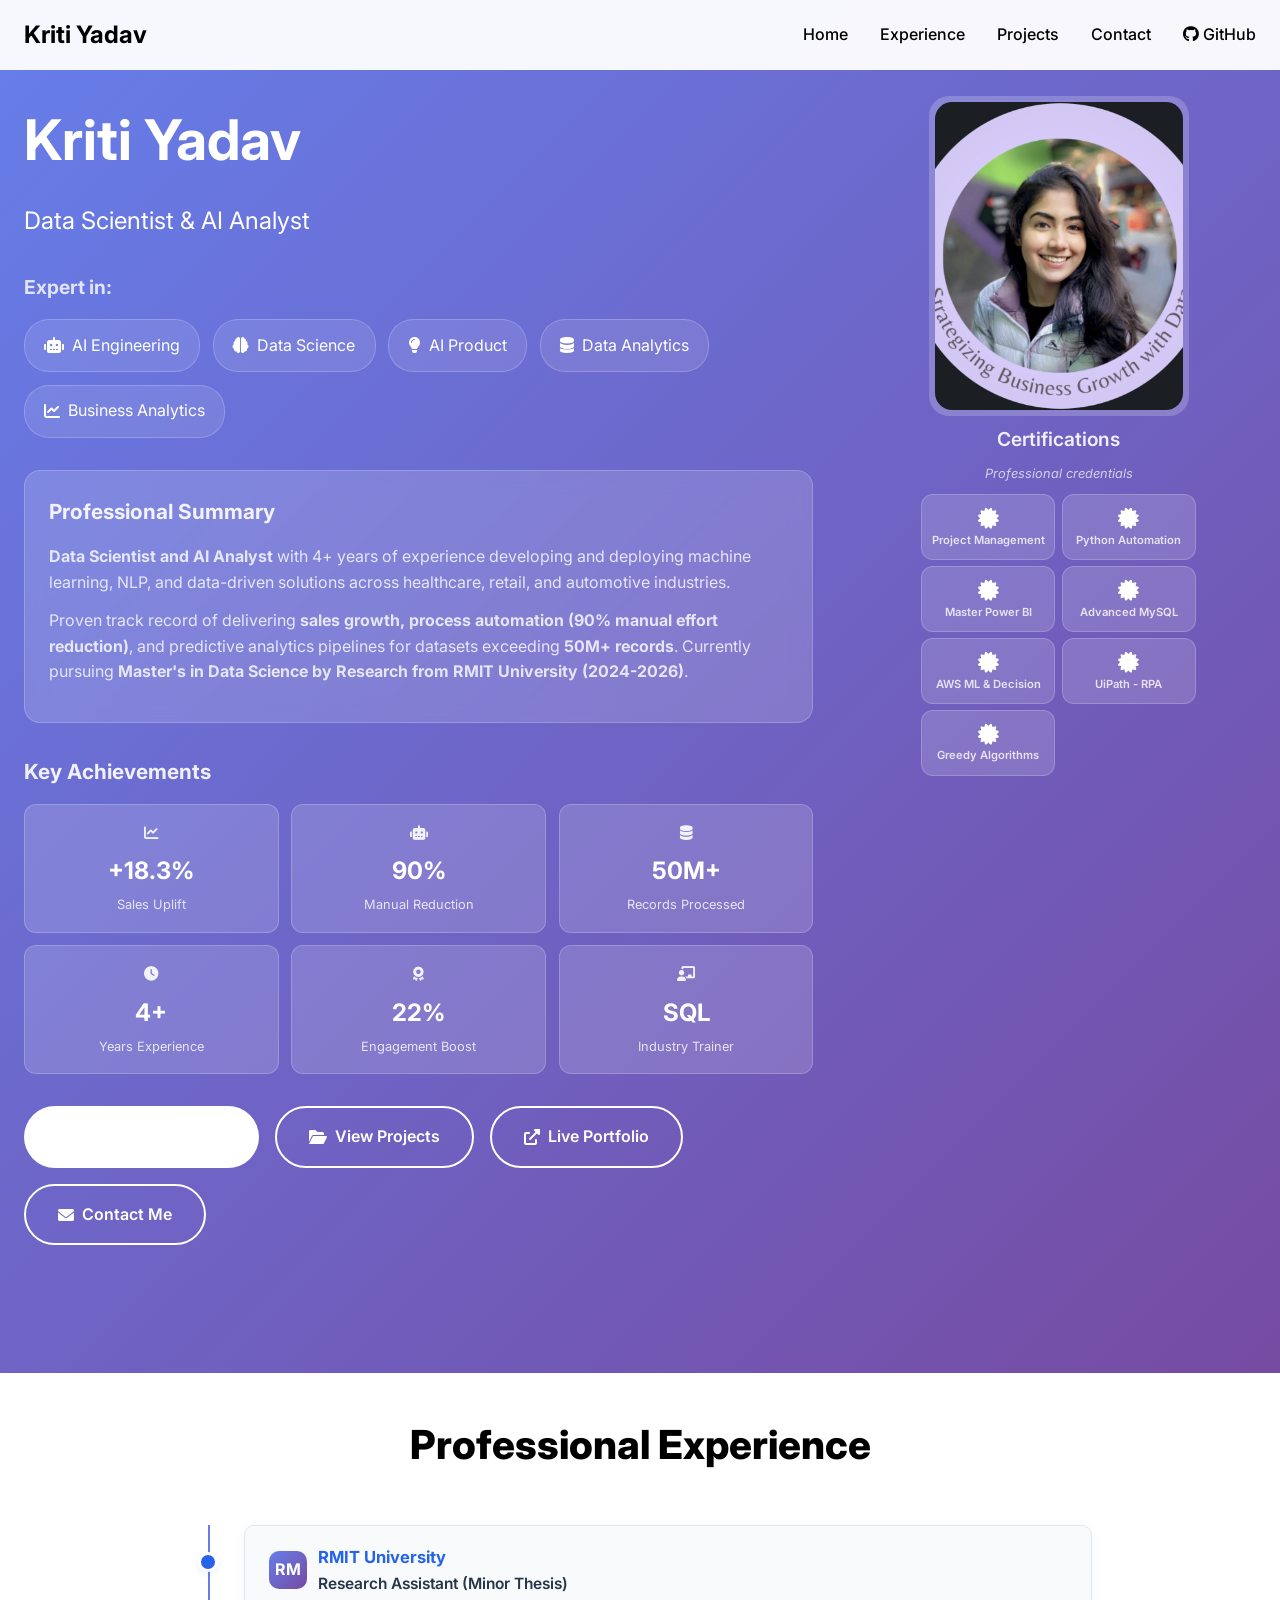
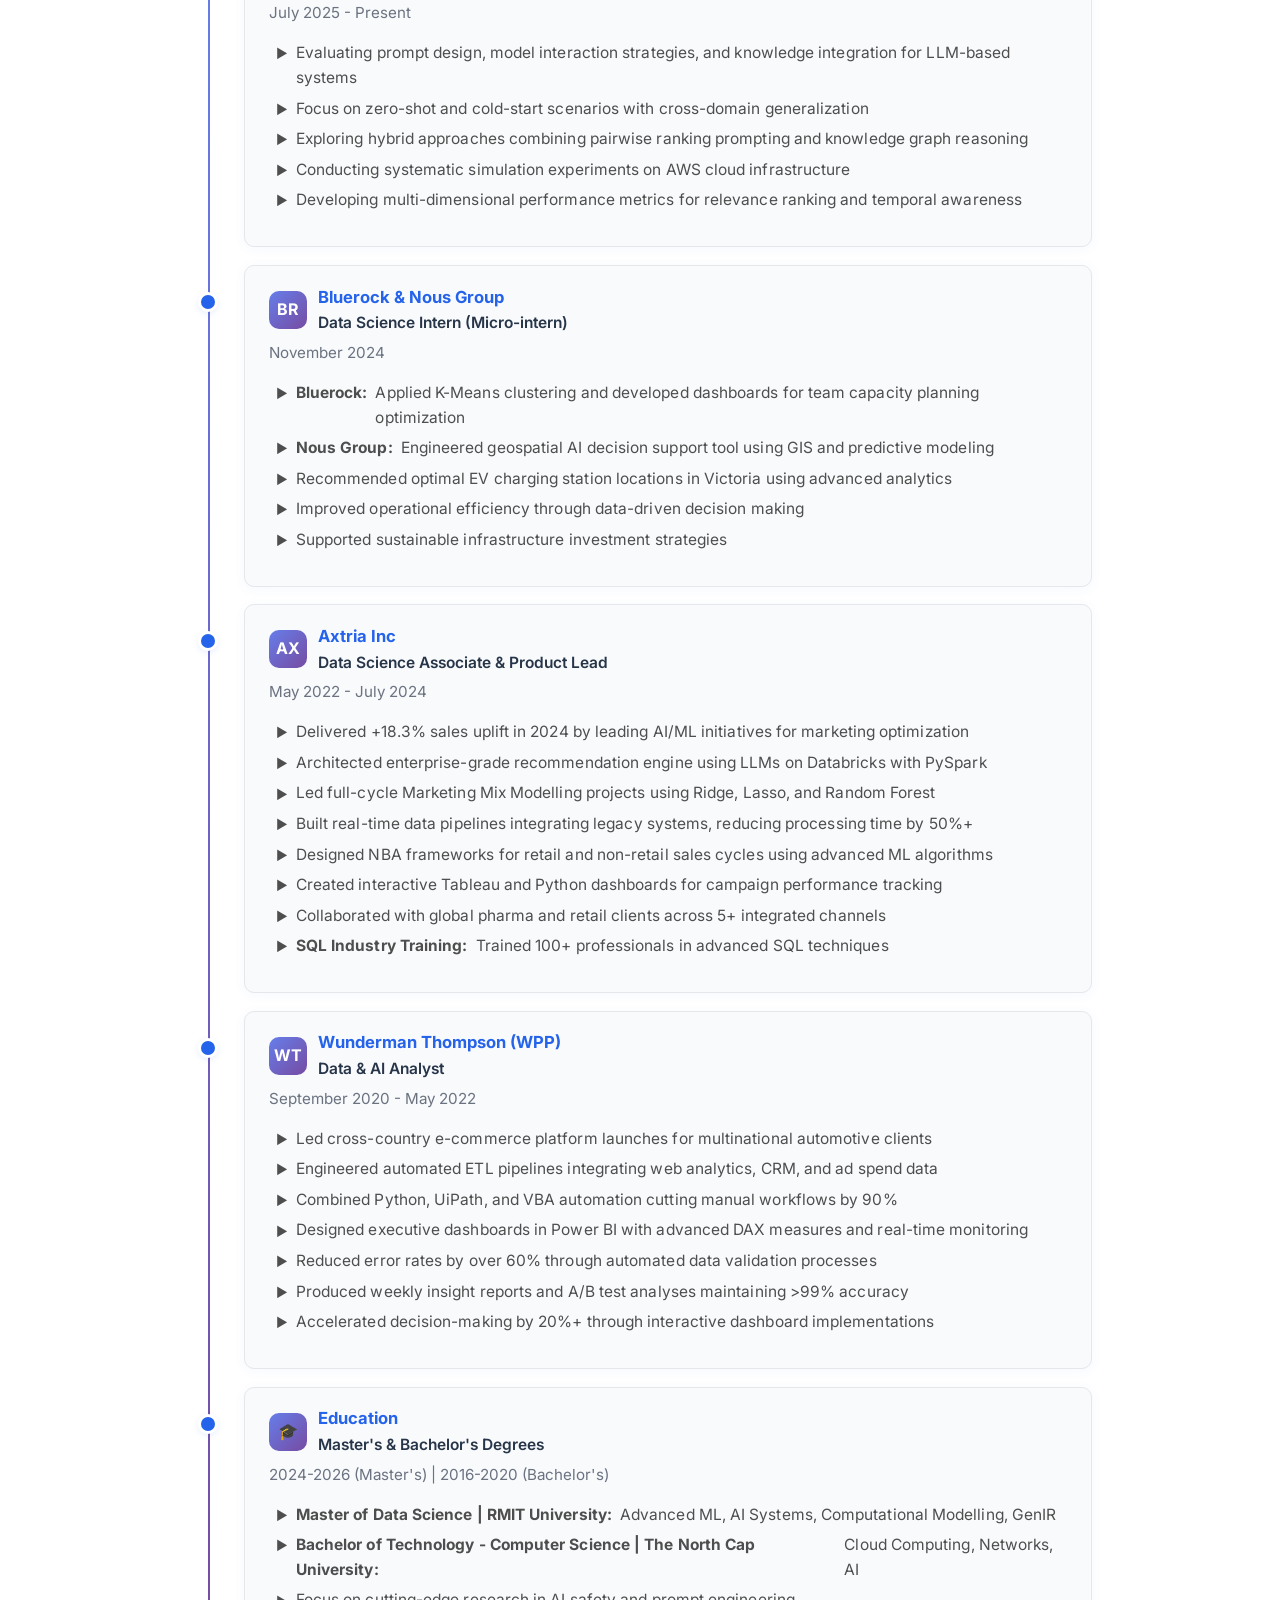
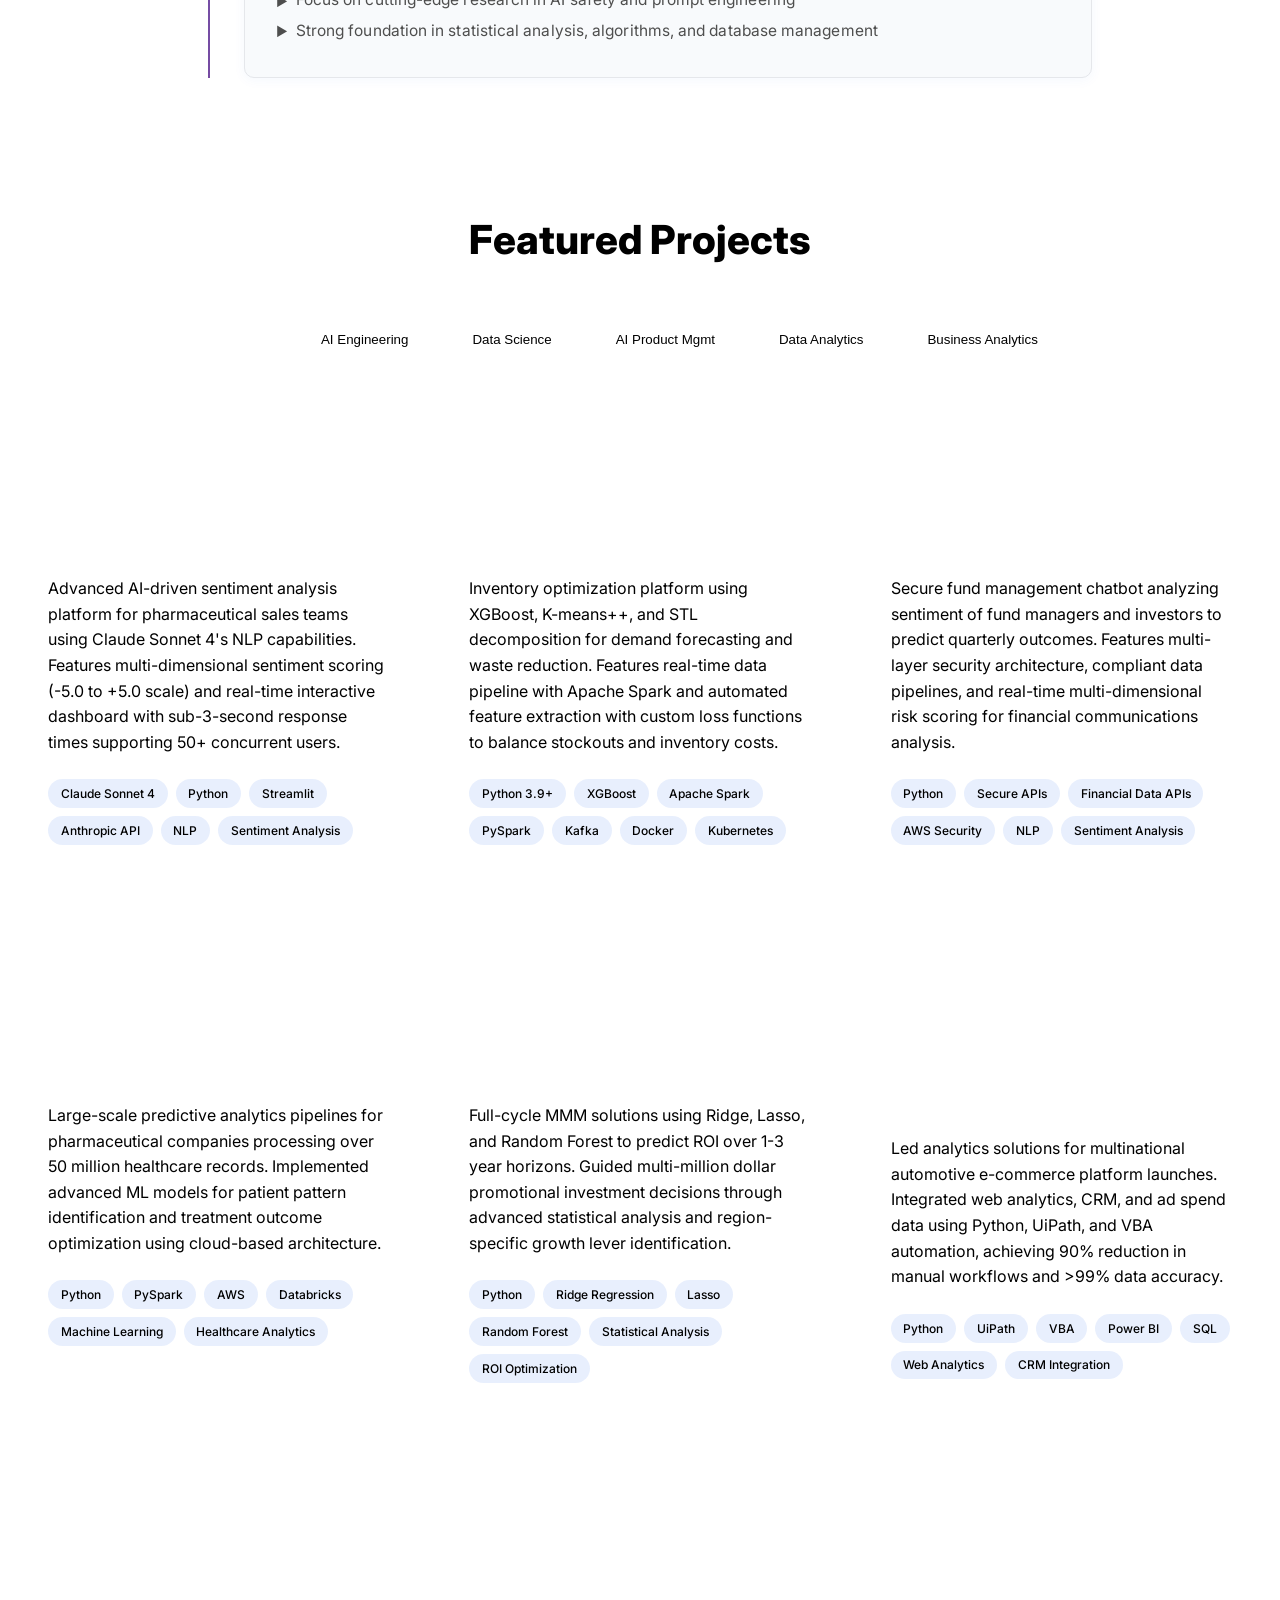
<file: index-old.html>
<!DOCTYPE html>
<html lang="en">
<head>
    <meta charset="UTF-8">
    <meta name="viewport" content="width=device-width, initial-scale=1.0">
    <title>Kriti Yadav - Professional Portfolio</title>
    <link href="https://cdnjs.cloudflare.com/ajax/libs/font-awesome/6.0.0/css/all.min.css" rel="stylesheet">
    <link href="https://fonts.googleapis.com/css2?family=Inter:wght@300;400;500;600;700;800&display=swap" rel="stylesheet">
    <style>
        :root {
                --primary-color: 1e3a8a;
                --secondary-color: 1e40af;
                --accent-color: 3b82f6;
                --text-primary: 0f172a;
                --text-secondary: 475569;
                --background: ffffff;
                --card-background: f1f5f9;
                --border-color: cbd5e1;
                --gradient-1: linear-gradient(135deg, 1e3a8a 0%, 3b82f6 100%);
                --gradient-2: linear-gradient(135deg, 1e40af 0%, 2563eb 100%);
                --gradient-3: linear-gradient(135deg, 0f172a 0%, 1e3a8a 100%);
                --gradient-4: linear-gradient(135deg, 334155 0%, 64748b 100%);
                --gradient-5: linear-gradient(135deg, 475569 0%, 64748b 100%);
        }

        * {
            margin: 0;
            padding: 0;
            box-sizing: border-box;
        }

        body {
            font-family: 'Inter', sans-serif;
            line-height: 1.6;
            color: var(--text-primary);
            background: var(--background);
            overflow-x: hidden;
        }

        /* Optimized Container with Ideal Padding */
        .container {
            max-width: 1400px;
            margin: 0 auto;
            padding: 0 1.5rem;
        }

        /* Navigation */
        .nav {
            position: fixed;
            top: 0;
            width: 100%;
            background: rgba(255, 255, 255, 0.95);
            backdrop-filter: blur(10px);
            z-index: 1000;
            padding: 1rem 0;
            transition: all 0.3s ease;
        }

        .nav-content {
            display: flex;
            justify-content: space-between;
            align-items: center;
        }

        .logo {
            font-size: 1.5rem;
            font-weight: 700;
            color: var(--primary-color);
        }

        .nav-links {
            display: flex;
            gap: 2rem;
        }

        .nav-links a {
            text-decoration: none;
            color: var(--text-primary);
            font-weight: 500;
            transition: color 0.3s ease;
        }

        .nav-links a:hover {
            color: var(--primary-color);
        }

        /* Hero Section with Higher Z-Index for Dropdowns */
        .hero {
            min-height: 100vh;
            padding: 6rem 0 8rem 0;
            background: linear-gradient(135deg, #667eea 0%, #764ba2 100%);
            color: white;
            position: relative;
            z-index: 10;
            overflow: visible;
        }

        .hero-content {
            position: relative;
            z-index: 15;
            display: flex;
            align-items: flex-start;
            gap: 3rem;
            max-width: 1400px;
            width: 100%;
        }

        .hero-left {
            flex: 2;
            position: relative;
            z-index: 20;
        }

        .hero-right {
            flex: 1;
            display: flex;
            flex-direction: column;
            align-items: center;
            gap: 0.5rem;
            position: relative;
            z-index: 5;
        }

        .hero h1 {
            font-size: 3.5rem;
            font-weight: 700;
            margin-bottom: 1rem;
            animation: fadeInUp 1s ease;
        }

        .hero-subtitle {
            font-size: 1.5rem;
            margin-bottom: 2rem;
            opacity: 0.9;
            animation: fadeInUp 1s ease 0.2s both;
        }

        /* Expert In Section with Proper Stacking Context */
        .expertise-section-hero {
            margin-bottom: 2rem;
            animation: fadeInUp 1s ease 0.3s both;
            position: relative;
            z-index: 1000;
        }

        .expertise-section-hero h3 {
            font-size: 1.2rem;
            margin-bottom: 1rem;
            opacity: 0.8;
        }

        .expertise-container-hero {
            display: flex;
            gap: 0.8rem;
            flex-wrap: wrap;
            margin-bottom: 1rem;
            position: relative;
            z-index: 1000;
        }

        .expertise-card-hero {
            background: rgba(255, 255, 255, 0.1);
            padding: 0.8rem 1.2rem;
            border-radius: 25px;
            backdrop-filter: blur(10px);
            border: 1px solid rgba(255, 255, 255, 0.2);
            display: flex;
            align-items: center;
            gap: 0.5rem;
            cursor: pointer;
            transition: all 0.4s cubic-bezier(0.4, 0, 0.2, 1);
            position: relative;
            z-index: 1100;
            overflow: visible;
            transform-style: preserve-3d;
        }

        .expertise-card-hero:hover {
            background: rgba(255, 255, 255, 0.2);
            transform: translateY(-5px) scale(1.05);
            z-index: 1200;
            box-shadow: 0 15px 35px rgba(255, 255, 255, 0.2);
        }

        .expertise-card-hero.active {
            background: rgba(255, 255, 255, 0.3);
            border-color: rgba(255, 255, 255, 0.5);
        }

        /* ALIGNED Skills Dropdown - Absolute positioning with Maximum Z-Index */
        .expertise-skills {
            position: absolute;
            top: 100%;
            left: 50%;
            transform: translateX(-50%) translateY(10px) scale(0.8);
            background: linear-gradient(135deg, #ffffff 0%, #f8fafc 100%);
            color: var(--text-primary);
            border-radius: 16px;
            padding: 1.2rem;
            box-shadow: 
                0 30px 60px rgba(0, 0, 0, 0.35),
                0 20px 40px rgba(0, 0, 0, 0.25),
                0 10px 25px rgba(37, 99, 235, 0.3);
            opacity: 0;
            visibility: hidden;
            transition: all 0.5s cubic-bezier(0.4, 0, 0.2, 1);
            margin-top: 0.8rem;
            min-width: 280px;
            max-width: 320px;
            z-index: 99999 !important;
            border: 2px solid rgba(37, 99, 235, 0.3);
            backdrop-filter: blur(25px);
            pointer-events: none;
        }

        .expertise-card-hero:hover {
            z-index: 1200 !important;
        }

        .expertise-card-hero:hover .expertise-skills {
            opacity: 1;
            visibility: visible;
            transform: translateX(-50%) translateY(0) scale(1);
            animation: skillsAppearAligned 0.6s cubic-bezier(0.4, 0, 0.2, 1) forwards;
            pointer-events: auto;
            z-index: 99999 !important;
        }

        @keyframes skillsAppearAligned {
            0% {
                opacity: 0;
                transform: translateX(-50%) translateY(-20px) scale(0.8) rotateX(-15deg);
            }
            50% {
                opacity: 0.8;
                transform: translateX(-50%) translateY(-5px) scale(1.05) rotateX(-5deg);
            }
            100% {
                opacity: 1;
                transform: translateX(-50%) translateY(0) scale(1) rotateX(0);
            }
        }

        .expertise-skills::before {
            content: '';
            position: absolute;
            top: -8px;
            left: 50%;
            transform: translateX(-50%) rotate(45deg);
            width: 16px;
            height: 16px;
            background: linear-gradient(135deg, #ffffff 0%, #f8fafc 100%);
            border: 2px solid rgba(37, 99, 235, 0.3);
            border-bottom: none;
            border-right: none;
            z-index: 100000;
        }

        .expertise-skills-title {
            font-weight: 700;
            color: var(--primary-color);
            margin-bottom: 0.8rem;
            font-size: 1rem;
            display: flex;
            align-items: center;
            gap: 0.5rem;
            animation: titleSlideIn 0.4s ease 0.2s both;
        }

        .expertise-skills-title::before {
            content: '⚡';
            font-size: 1.2rem;
            animation: sparkle 0.8s ease-in-out infinite;
        }

        @keyframes titleSlideIn {
            from {
                opacity: 0;
                transform: translateX(-20px);
            }
            to {
                opacity: 1;
                transform: translateX(0);
            }
        }

        @keyframes sparkle {
            0%, 100% { transform: rotate(0deg) scale(1); }
            50% { transform: rotate(180deg) scale(1.2); }
        }

        .expertise-skills-tags {
            display: flex;
            flex-wrap: wrap;
            gap: 0.4rem;
        }

        .expertise-skill-tag {
            background: linear-gradient(135deg, rgba(37, 99, 235, 0.15) 0%, rgba(37, 99, 235, 0.08) 100%);
            color: var(--primary-color);
            padding: 0.4rem 0.8rem;
            border-radius: 20px;
            font-size: 0.75rem;
            font-weight: 600;
            border: 1px solid rgba(37, 99, 235, 0.2);
            transition: all 0.3s cubic-bezier(0.4, 0, 0.2, 1);
            transform: translateY(20px);
            opacity: 0;
            animation: tagSlideUp var(--animation-delay, 0.3s) ease forwards;
        }

        .expertise-skill-tag:nth-child(1) { --animation-delay: 0.3s; }
        .expertise-skill-tag:nth-child(2) { --animation-delay: 0.35s; }
        .expertise-skill-tag:nth-child(3) { --animation-delay: 0.4s; }
        .expertise-skill-tag:nth-child(4) { --animation-delay: 0.45s; }
        .expertise-skill-tag:nth-child(5) { --animation-delay: 0.5s; }
        .expertise-skill-tag:nth-child(6) { --animation-delay: 0.55s; }
        .expertise-skill-tag:nth-child(7) { --animation-delay: 0.6s; }
        .expertise-skill-tag:nth-child(8) { --animation-delay: 0.65s; }

        @keyframes tagSlideUp {
            to {
                transform: translateY(0);
                opacity: 1;
            }
        }

        .expertise-skill-tag:hover {
            background: linear-gradient(135deg, var(--primary-color) 0%, var(--secondary-color) 100%);
            color: white;
            transform: translateY(-3px) scale(1.05);
            box-shadow: 0 8px 20px rgba(37, 99, 235, 0.3);
        }

        /* Professional Summary */
        .professional-summary-hero {
            background: rgba(255, 255, 255, 0.15);
            padding: 1.5rem;
            border-radius: 16px;
            backdrop-filter: blur(10px);
            border: 1px solid rgba(255, 255, 255, 0.2);
            margin-bottom: 2rem;
            animation: fadeInUp 1s ease 0.5s both;
            position: relative;
            z-index: 1;
        }

        .professional-summary-hero h3 {
            margin-bottom: 1rem;
            font-size: 1.3rem;
            opacity: 0.9;
        }

        .professional-summary-hero p {
            opacity: 0.8;
            line-height: 1.6;
            margin-bottom: 0.8rem;
        }

        .professional-summary-hero strong {
            opacity: 1;
        }

        /* Key Achievements */
        .achievements-hero {
            margin-bottom: 2rem;
            animation: fadeInUp 1s ease 0.6s both;
            position: relative;
            z-index: 1;
        }

        .achievements-hero h3 {
            margin-bottom: 1rem;
            font-size: 1.3rem;
            opacity: 0.9;
        }

        .achievements-grid-hero {
            display: grid;
            grid-template-columns: repeat(3, 1fr);
            gap: 0.8rem;
        }

        .achievement-card-hero {
            background: rgba(255, 255, 255, 0.15);
            padding: 1rem;
            border-radius: 12px;
            backdrop-filter: blur(10px);
            border: 1px solid rgba(255, 255, 255, 0.2);
            text-align: center;
            transition: all 0.3s ease;
            cursor: pointer;
            position: relative;
            z-index: 1;
        }

        .achievement-card-hero:hover {
            background: rgba(255, 255, 255, 0.25);
            transform: translateY(-2px);
        }

        .achievement-icon-hero {
            font-size: 0.9rem;
            margin-bottom: 0.5rem;
            opacity: 0.9;
        }

        .achievement-number-hero {
            font-size: 1.5rem;
            font-weight: 700;
            margin-bottom: 0.3rem;
        }

        .achievement-text-hero {
            font-size: 0.8rem;
            opacity: 0.8;
        }

        /* Enhanced Profile Image */
        .profile-image {
            width: 260px;
            height: 320px;
            border-radius: 20px;
            overflow: hidden;
            box-shadow: var(--shadow-lg);
            transition: all 0.4s ease;
            position: relative;
            border: 3px solid transparent;
            background: rgba(255, 255, 255, 0.2);
            padding: 3px;
            animation: fadeInRight 1s ease 0.6s both;
            z-index: 1;
        }

        .profile-image:hover {
            transform: translateY(-10px) scale(1.02);
            box-shadow: 0 25px 50px rgba(0, 0, 0, 0.2);
        }

        .profile-image img {
            width: 100%;
            height: 100%;
            object-fit: cover;
            border-radius: 17px;
            transition: all 0.4s ease;
        }

        .profile-image:hover img {
            transform: scale(1.05);
        }

        /* Available Roles */
        .available-for-roles-right {
            margin-bottom: 1rem;
            animation: fadeInRight 1s ease 0.8s both;
            position: relative;
            z-index: 1;
        }

        .available-for-roles-right h3 {
            font-size: 1.2rem;
            opacity: 0.9;
            font-weight: 600;
            margin-bottom: 0.6rem;
            text-align: center;
        }

        .available-roles-subtext {
            opacity: 0.7;
            font-size: 0.8rem;
            font-style: italic;
            text-align: center;
            margin-bottom: 0.6rem;
        }

        .hero-roles-right {
            display: grid;
            grid-template-columns: repeat(2, 1fr);
            gap: 0.4rem;
        }

        .role-card-right {
            background: rgba(255, 255, 255, 0.15);
            padding: 0.8rem 0.6rem;
            border-radius: 12px;
            backdrop-filter: blur(10px);
            border: 1px solid rgba(255, 255, 255, 0.2);
            text-align: center;
            cursor: pointer;
            transition: all 0.4s cubic-bezier(0.4, 0, 0.2, 1);
            width: 100%;
            position: relative;
            display: flex;
            flex-direction: column;
            align-items: center;
            gap: 0.3rem;
            z-index: 1;
        }

        .role-card-right:hover {
            background: rgba(255, 255, 255, 0.25);
            transform: translateY(-3px) scale(1.02);
            box-shadow: 0 8px 20px rgba(255, 255, 255, 0.1);
        }

        .role-icon-right {
            font-size: 1.3rem;
            margin-bottom: 0.2rem;
            transition: all 0.4s ease;
            opacity: 0.9;
        }

        .role-card-right:hover .role-icon-right {
            transform: scale(1.1) rotate(3deg);
            opacity: 1;
        }

        .role-title-right {
            font-weight: 600;
            font-size: 0.7rem;
            line-height: 1.1;
            opacity: 0.8;
            text-align: center;
        }

        .hero-cta-buttons {
            display: flex;
            gap: 1rem;
            flex-wrap: wrap;
            animation: fadeInUp 1s ease 1s both;
            position: relative;
            z-index: 1;
        }

        .cta-button {
            display: inline-block;
            padding: 1rem 2rem;
            background: white;
            color: var(--primary-color);
            text-decoration: none;
            border-radius: 50px;
            font-weight: 600;
            transition: all 0.3s ease;
            display: flex;
            align-items: center;
            gap: 0.5rem;
        }

        .cta-button:hover {
            transform: translateY(-2px);
            box-shadow: 0 10px 25px rgba(0, 0, 0, 0.2);
        }

        .cta-button.secondary {
            background: transparent;
            color: white;
            border: 2px solid white;
        }

        .cta-button.secondary:hover {
            background: white;
            color: var(--primary-color);
        }

        /* COMPACT PROFESSIONAL EXPERIENCE SECTION */
        .experience-section {
            padding: 2.5rem 0 2rem 0;
            background: white;
            position: relative;
            z-index: 1;
            margin-bottom: 0;
        }

        .experience-timeline {
            max-width: 920px;
            margin: 0 auto;
            position: relative;
        }

        .experience-timeline::before {
            content: "";
            position: absolute;
            left: 28px;
            top: 0;
            bottom: 0;
            width: 2px;
            background: linear-gradient(135deg, #667eea 0%, #764ba2 100%);
            z-index: 1;
        }

        .timeline-item {
            position: relative;
            padding-left: 60px;
            margin-bottom: 1.1rem;
            width: 100%;
            text-align: left;
        }

        .timeline-marker {
            position: absolute;
            left: 18px;
            top: 27px;
            width: 20px;
            height: 20px;
            background: #2563eb;
            border-radius: 50%;
            border: 3px solid #fff;
            box-shadow: 0 2px 6px rgba(37,99,235,0.10);
            z-index: 2;
        }

        .timeline-content {
            background: #f8fafc;
            border-radius: 10px;
            border: 1px solid #e5e7eb;
            box-shadow: 0 2px 12px 1px rgba(37,99,235,0.04);
            padding: 1.1rem 1.3rem 1.1rem 1.5rem;
            min-height: 60px;
            margin-right: 0.5rem;
            margin-left: 0.25rem;
        }

        .timeline-content:hover {
            transform: translateY(-2px);
            box-shadow: 0 8px 20px rgba(37, 99, 235, 0.1);
        }

        .company-header {
            display: flex;
            align-items: center;
            gap: 0.68rem;
            margin-bottom: 0.3rem;
        }

        .company-logo {
            width: 38px; 
            height: 38px;
            border-radius: 10px;
            font-size: 1rem;
            display: flex; 
            align-items: center; 
            justify-content: center;
            background: linear-gradient(135deg, #667eea 0%, #764ba2 100%);
            color: #fff;
            font-weight: 700;
        }

        .company-info h4 {
            font-size: 1.04rem;
            color: #2563eb;
            margin-bottom: 1px;
            font-weight: 700;
        }

        .company-info .role {
            font-size: 0.97rem;
            font-weight: 600;
            color: #273549;
        }

        .duration {
            color: #6b7280;
            font-size: 0.95rem;
            margin-bottom: 0.35rem;
            margin-top: 0.05rem;
        }

        .achievements-list {
            list-style: disc inside;
            margin-left: 1.2rem;
            padding-left: 0.3rem;
            color: #444;
            margin: 0.8rem 0;
        }

        .achievements-list li {
            font-size: 0.97rem;
            padding: 0.18rem 0;
            margin-left: 0.12rem;
            opacity: 0.94;
            letter-spacing: 0.005em;
            display: flex;
            align-items: flex-start;
            gap: 0.5rem;
        }

        .achievements-list li::before {
            content: '▶';
            color: var(--primary-color);
            font-size: 0.8rem;
            margin-top: 0.2rem;
            flex-shrink: 0;
        }

        /* Projects Section */
        .projects-section {
            padding: 5rem 0;
            background: var(--card-background);
        }

        .section-title {
            text-align: center;
            font-size: 2.5rem;
            margin-bottom: 3rem;
            color: var(--text-primary);
            font-weight: 800;
        }

        .filter-buttons {
            display: flex;
            justify-content: center;
            gap: 1rem;
            margin-bottom: 3rem;
            flex-wrap: wrap;
        }

        .filter-button {
            padding: 0.75rem 1.5rem;
            background: white;
            color: var(--text-primary);
            border: 2px solid var(--border-color);
            border-radius: 50px;
            cursor: pointer;
            transition: all 0.3s ease;
            font-weight: 500;
        }

        .filter-button.active,
        .filter-button:hover {
            background: var(--primary-color);
            color: white;
            border-color: var(--primary-color);
        }

        .projects-grid {
            display: grid;
            grid-template-columns: repeat(auto-fit, minmax(350px, 1fr));
            gap: 2rem;
        }

        .project-card {
            background: white;
            border-radius: 16px;
            overflow: hidden;
            box-shadow: var(--shadow-lg);
            transition: all 0.3s ease;
            border: 1px solid var(--border-color);
        }

        .project-card:hover {
            transform: translateY(-10px);
            box-shadow: 0 20px 40px rgba(37, 99, 235, 0.15);
        }

        .project-header {
            padding: 1.5rem;
            background: var(--gradient-1);
            color: white;
        }

        .project-title {
            font-size: 1.3rem;
            font-weight: 700;
            margin-bottom: 0.5rem;
        }

        .project-subtitle {
            opacity: 0.9;
            font-size: 0.9rem;
        }

        .project-content {
            padding: 1.5rem;
        }

        .project-description {
            color: var(--text-secondary);
            margin-bottom: 1.5rem;
            line-height: 1.6;
        }

        .project-tech {
            display: flex;
            flex-wrap: wrap;
            gap: 0.5rem;
            margin-bottom: 1.5rem;
        }

        .tech-tag {
            background: rgba(37, 99, 235, 0.1);
            color: var(--primary-color);
            padding: 0.3rem 0.8rem;
            border-radius: 15px;
            font-size: 0.75rem;
            font-weight: 500;
        }

        .project-links {
            display: flex;
            gap: 1rem;
        }

        .project-link {
            padding: 0.5rem 1rem;
            border-radius: 8px;
            text-decoration: none;
            font-weight: 500;
            transition: all 0.3s ease;
            display: flex;
            align-items: center;
            gap: 0.5rem;
        }

        .project-link.github {
            background: var(--text-primary);
            color: white;
        }

        .project-link.demo {
            background: var(--primary-color);
            color: white;
        }

        .project-link:hover {
            transform: translateY(-2px);
            box-shadow: var(--shadow);
        }

        /* Contact Section */
        .contact-section {
            padding: 5rem 0;
            background: var(--gradient-1);
            color: white;
            text-align: center;
        }

        /* Animations */
        @keyframes fadeInUp {
            from {
                opacity: 0;
                transform: translateY(30px);
            }
            to {
                opacity: 1;
                transform: translateY(0);
            }
        }

        @keyframes fadeInRight {
            from {
                opacity: 0;
                transform: translateX(30px);
            }
            to {
                opacity: 1;
                transform: translateX(0);
            }
        }

        .fade-in {
            opacity: 0;
            transform: translateY(30px);
            transition: all 0.6s ease;
        }

        .fade-in.visible {
            opacity: 1;
            transform: translateY(0);
        }

        /* Responsive Design */
        @media (max-width: 1024px) {
            .hero-content {
                flex-direction: column;
                text-align: center;
            }

            .hero-right {
                order: -1;
                flex-direction: row;
                justify-content: space-between;
                align-items: flex-start;
                gap: 2rem;
                max-width: 100%;
            }

            .hero-roles-right {
                grid-template-columns: repeat(2, 1fr);
            }

            .achievements-grid-hero {
                grid-template-columns: repeat(2, 1fr);
            }

            .expertise-container-hero {
                justify-content: center;
            }

            .experience-timeline::before {
                left: 28px;
            }
        }

        @media (max-width: 768px) {
            .container {
                padding: 0 0.8rem;
            }

            .hero-content {
                flex-direction: column;
                text-align: center;
            }
            
            .hero h1 {
                font-size: 2.5rem;
            }
            
            .hero-subtitle {
                font-size: 1.2rem;
            }
            
            .expertise-container-hero {
                justify-content: center;
            }
            
            .profile-image {
                width: 220px;
                height: 280px;
            }
            
            .nav-links {
                display: none;
            }

            .hero-right {
                flex-direction: column;
                align-items: center;
                order: -1;
            }

            .hero-roles-right {
                max-width: 320px;
                grid-template-columns: repeat(2, 1fr);
            }

            .achievements-grid-hero {
                grid-template-columns: 1fr;
                gap: 0.5rem;
            }

            .projects-grid {
                grid-template-columns: 1fr;
            }

            .company-header {
                flex-direction: column;
                text-align: center;
            }

            .hero-cta-buttons {
                justify-content: center;
            }

            .experience-timeline {
                max-width: 99vw;
            }
        }

        @media (max-width: 480px) {
            .hero-roles-right {
                grid-template-columns: 1fr;
                gap: 0.3rem;
            }

            .role-card-right {
                max-width: 100%;
                padding: 0.6rem;
            }

            .role-icon-right {
                font-size: 1.1rem;
            }

            .role-title-right {
                font-size: 0.65rem;
            }

            .achievements-grid-hero {
                grid-template-columns: 1fr;
                gap: 0.4rem;
            }
        }
    </style>
</head>
<body>
    <!-- Navigation -->
    <nav class="nav">
        <div class="container nav-content">
            <div class="logo">Kriti Yadav</div>
            <div class="nav-links">
                <a href="#home">Home</a>
                <a href="#experience">Experience</a>
                <a href="#projects">Projects</a>
                <a href="#contact">Contact</a>
                <a href="https://github.com/Kriti-Data-Business" target="_blank">
                    <i class="fab fa-github"></i> GitHub
                </a>
            </div>
        </div>
    </nav>

    <!-- Merged Hero Section with Swapped Layout -->
    <section id="home" class="hero">
        <div class="container">
            <div class="hero-content">
                <div class="hero-left">
                    <h1>Kriti Yadav</h1>
                    <p class="hero-subtitle">Data Scientist & AI Analyst</p>
                    
                    <!-- Expert In Section moved to left side -->
                    <div class="expertise-section-hero">
                        <h3>Expert in:</h3>
                        <div class="expertise-container-hero">
                            <div class="expertise-card-hero" data-role="AI Engineering">
                                <i class="fas fa-robot"></i>
                                <div>AI Engineering</div>
                                <div class="expertise-skills">
                                    <div class="expertise-skills-title">Skills & Technologies</div>
                                    <div class="expertise-skills-tags">
                                        <span class="expertise-skill-tag">NLP</span>
                                        <span class="expertise-skill-tag">LLMs</span>
                                        <span class="expertise-skill-tag">MLOps</span>
                                        <span class="expertise-skill-tag">AWS</span>
                                        <span class="expertise-skill-tag">Databricks</span>
                                        <span class="expertise-skill-tag">Python</span>
                                        <span class="expertise-skill-tag">PyTorch</span>
                                        <span class="expertise-skill-tag">TensorFlow</span>
                                    </div>
                                </div>
                            </div>
                            <div class="expertise-card-hero" data-role="Data Science">
                                <i class="fas fa-brain"></i>
                                <div>Data Science</div>
                                <div class="expertise-skills">
                                    <div class="expertise-skills-title">Skills & Technologies</div>
                                    <div class="expertise-skills-tags">
                                        <span class="expertise-skill-tag">ML</span>
                                        <span class="expertise-skill-tag">Deep Learning</span>
                                        <span class="expertise-skill-tag">Statistics</span>
                                        <span class="expertise-skill-tag">Python</span>
                                        <span class="expertise-skill-tag">R</span>
                                        <span class="expertise-skill-tag">Scikit-learn</span>
                                        <span class="expertise-skill-tag">Pandas</span>
                                        <span class="expertise-skill-tag">NumPy</span>
                                    </div>
                                </div>
                            </div>
                            <div class="expertise-card-hero" data-role="AI Product Management">
                                <i class="fas fa-lightbulb"></i>
                                <div>AI Product</div>
                                <div class="expertise-skills">
                                    <div class="expertise-skills-title">Skills & Technologies</div>
                                    <div class="expertise-skills-tags">
                                        <span class="expertise-skill-tag">Strategy</span>
                                        <span class="expertise-skill-tag">Roadmapping</span>
                                        <span class="expertise-skill-tag">Leadership</span>
                                        <span class="expertise-skill-tag">Agile</span>
                                        <span class="expertise-skill-tag">Analytics</span>
                                        <span class="expertise-skill-tag">Stakeholder</span>
                                        <span class="expertise-skill-tag">AI Ethics</span>
                                    </div>
                                </div>
                            </div>
                            <div class="expertise-card-hero" data-role="Data Analytics">
                                <i class="fas fa-database"></i>
                                <div>Data Analytics</div>
                                <div class="expertise-skills">
                                    <div class="expertise-skills-title">Skills & Technologies</div>
                                    <div class="expertise-skills-tags">
                                        <span class="expertise-skill-tag">SQL</span>
                                        <span class="expertise-skill-tag">Power BI</span>
                                        <span class="expertise-skill-tag">Tableau</span>
                                        <span class="expertise-skill-tag">Excel</span>
                                        <span class="expertise-skill-tag">Python</span>
                                        <span class="expertise-skill-tag">Data Viz</span>
                                        <span class="expertise-skill-tag">ETL</span>
                                        <span class="expertise-skill-tag">Statistics</span>
                                    </div>
                                </div>
                            </div>
                            <div class="expertise-card-hero" data-role="Business Analysis">
                                <i class="fas fa-chart-line"></i>
                                <div>Business Analytics</div>
                                <div class="expertise-skills">
                                    <div class="expertise-skills-title">Skills & Technologies</div>
                                    <div class="expertise-skills-tags">
                                        <span class="expertise-skill-tag">Requirements</span>
                                        <span class="expertise-skill-tag">Process Mapping</span>
                                        <span class="expertise-skill-tag">Stakeholder</span>
                                        <span class="expertise-skill-tag">ROI Analysis</span>
                                        <span class="expertise-skill-tag">Workshops</span>
                                        <span class="expertise-skill-tag">Documentation</span>
                                    </div>
                                </div>
                            </div>
                        </div>
                    </div>

                    <!-- Professional Summary -->
                    <div class="professional-summary-hero">
                        <h3>Professional Summary</h3>
                        <p>
                            <strong>Data Scientist and AI Analyst</strong> with 4+ years of experience developing and deploying machine learning, NLP, and data-driven solutions across healthcare, retail, and automotive industries. 
                        </p>
                        <p>
                            Proven track record of delivering <strong>sales growth, process automation (90% manual effort reduction)</strong>, and predictive analytics pipelines for datasets exceeding <strong>50M+ records</strong>. Currently pursuing <strong>Master's in Data Science by Research from RMIT University (2024-2026)</strong>.
                        </p>
                    </div>

                    <!-- Key Achievements with Smaller Icons and Added SQL Trainer -->
                    <div class="achievements-hero">
                        <h3>Key Achievements</h3>
                        <div class="achievements-grid-hero">
                            <div class="achievement-card-hero" data-journey="axtria">
                                <div class="achievement-icon-hero">
                                    <i class="fas fa-chart-line"></i>
                                </div>
                                <div class="achievement-number-hero">+18.3%</div>
                                <div class="achievement-text-hero">Sales Uplift</div>
                            </div>

                            <div class="achievement-card-hero" data-journey="wunderman">
                                <div class="achievement-icon-hero">
                                    <i class="fas fa-robot"></i>
                                </div>
                                <div class="achievement-number-hero">90%</div>
                                <div class="achievement-text-hero">Manual Reduction</div>
                            </div>

                            <div class="achievement-card-hero" data-journey="axtria">
                                <div class="achievement-icon-hero">
                                    <i class="fas fa-database"></i>
                                </div>
                                <div class="achievement-number-hero">50M+</div>
                                <div class="achievement-text-hero">Records Processed</div>
                            </div>

                            <div class="achievement-card-hero" data-journey="experience">
                                <div class="achievement-icon-hero">
                                    <i class="fas fa-clock"></i>
                                </div>
                                <div class="achievement-number-hero">4+</div>
                                <div class="achievement-text-hero">Years Experience</div>
                            </div>

                            <div class="achievement-card-hero" data-journey="wunderman">
                                <div class="achievement-icon-hero">
                                    <i class="fas fa-award"></i>
                                </div>
                                <div class="achievement-number-hero">22%</div>
                                <div class="achievement-text-hero">Engagement Boost</div>
                            </div>

                            <div class="achievement-card-hero" data-journey="training">
                                <div class="achievement-icon-hero">
                                    <i class="fas fa-chalkboard-teacher"></i>
                                </div>
                                <div class="achievement-number-hero">SQL</div>
                                <div class="achievement-text-hero">Industry Trainer</div>
                            </div>
                        </div>
                    </div>

                    <div class="hero-cta-buttons">
                        <a href="#experience" class="cta-button">
                            <i class="fas fa-route"></i>
                            Explore Experience
                        </a>
                        <a href="#projects" class="cta-button secondary">
                            <i class="fas fa-folder-open"></i>
                            View Projects
                        </a>
                        <a href="https://kriti-data-business.github.io/Portfolio/" target="_blank" class="cta-button secondary">
                            <i class="fas fa-external-link-alt"></i>
                            Live Portfolio
                        </a>
                        <a href="#contact" class="cta-button secondary">
                            <i class="fas fa-envelope"></i>
                            Contact Me
                        </a>
                    </div>
                </div>
                
                <div class="hero-right">
                    <div class="profile-image">
                        <img src="Screenshot 2025-11-11 at 10.48.58 PM.png" alt="Kriti Yadav Professional Photo">
                    </div>

                    <!-- Available Roles moved to right side -->
                    <!-- Certifications Section -->
                    <div class="available-for-roles-right">
                        <h3>Certifications</h3>
                        <p class="available-roles-subtext">Professional credentials</p>
                        <div class="hero-roles-right">
                            <div class="role-card-right">
                                <a href="https://www.udemy.com/share/101xga3@uI2IlE-_-5vxT2WxJZuRXIDiVPz3k0hCsEuZpTdZMZZqFmgVLUSe2kOlAO79OseW/" target="_blank" style="text-decoration: none; color: inherit;">
                                    <i class="fas fa-certificate" style="font-size: 1.3rem; margin-bottom: 0.2rem;"></i>
                                    <div class="role-title-right">Project Management</div>
                                </a>
                            </div>
                            <div class="role-card-right">
                                <a href="https://www.linkedin.com/learning/certificates/1c77fc05f18459c7e28b7d7b65f2518fc138f53f95c548d8de56f40c1e304602?trk=share_certificate" target="_blank" style="text-decoration: none; color: inherit;">
                                    <i class="fas fa-certificate" style="font-size: 1.3rem; margin-bottom: 0.2rem;"></i>
                                    <div class="role-title-right">Python Automation</div>
                                </a>
                            </div>
                            <div class="role-card-right">
                                <a href="https://www.udemy.com/certificate/UC-dcd1efcc-4de8-414f-95f3-24b8e2d6e57a/" target="_blank" style="text-decoration: none; color: inherit;">
                                    <i class="fas fa-certificate" style="font-size: 1.3rem; margin-bottom: 0.2rem;"></i>
                                    <div class="role-title-right">Master Power BI</div>
                                </a>
                            </div>
                            <div class="role-card-right">
                                <a href="https://certificates.mavenanalytics.io/706b2d85-35aa-46ab-801f-0a071ca4754c#acc.MdbmBQaq" target="_blank" style="text-decoration: none; color: inherit;">
                                    <i class="fas fa-certificate" style="font-size: 1.3rem; margin-bottom: 0.2rem;"></i>
                                    <div class="role-title-right">Advanced MySQL</div>
                                </a>
                            </div>
                            <div class="role-card-right">
                                <a href="https://www.aws.training/Transcript/CompletionCertificateHtml?transcriptid=JNjzuj_r4UqDbFoet2YraA2" target="_blank" style="text-decoration: none; color: inherit;">
                                    <i class="fas fa-certificate" style="font-size: 1.3rem; margin-bottom: 0.2rem;"></i>
                                    <div class="role-title-right">AWS ML & Decision</div>
                                </a>
                            </div>
                            <div class="role-card-right">
                                <div style="text-decoration: none; color: inherit;">
                                    <i class="fas fa-certificate" style="font-size: 1.3rem; margin-bottom: 0.2rem;"></i>
                                    <div class="role-title-right">UiPath - RPA</div>
                                </div>
                            </div>
                            <div class="role-card-right">
                                <a href="https://coursera.org/share/618d72689edb4b53415a369fd3a221db" target="_blank" style="text-decoration: none; color: inherit;">
                                    <i class="fas fa-certificate" style="font-size: 1.3rem; margin-bottom: 0.2rem;"></i>
                                    <div class="role-title-right">Greedy Algorithms</div>
                                </a>
                            </div>
                        </div>
                    </div>

                    </div>
                </div>
            </div>
        </div>
    </section>

    <!-- COMPACT Experience Section -->
    <section id="experience" class="experience-section">
        <div class="container">
            <h2 class="section-title">Professional Experience</h2>
            <div class="experience-timeline">
                <!-- Current Research Position -->
                <div class="timeline-item">
                    <div class="timeline-marker"></div>
                    <div class="timeline-content">
                        <div class="company-header">
                            <div class="company-logo">RM</div>
                            <div class="company-info">
                                <h4>RMIT University</h4>
                                <div class="role">Research Assistant (Minor Thesis)</div>
                            </div>
                        </div>
                        <div class="duration">July 2025 - Present</div>
                        <ul class="achievements-list">
                            <li>Evaluating prompt design, model interaction strategies, and knowledge integration for LLM-based systems</li>
                            <li>Focus on zero-shot and cold-start scenarios with cross-domain generalization</li>
                            <li>Exploring hybrid approaches combining pairwise ranking prompting and knowledge graph reasoning</li>
                            <li>Conducting systematic simulation experiments on AWS cloud infrastructure</li>
                            <li>Developing multi-dimensional performance metrics for relevance ranking and temporal awareness</li>
                        </ul>
                    </div>
                </div>

                <!-- Data Science Internships -->
                <div class="timeline-item">
                    <div class="timeline-marker"></div>
                    <div class="timeline-content">
                        <div class="company-header">
                            <div class="company-logo">BR</div>
                            <div class="company-info">
                                <h4>Bluerock & Nous Group</h4>
                                <div class="role">Data Science Intern (Micro-intern)</div>
                            </div>
                        </div>
                        <div class="duration">November 2024</div>
                        <ul class="achievements-list">
                            <li><strong>Bluerock:</strong> Applied K-Means clustering and developed dashboards for team capacity planning optimization</li>
                            <li><strong>Nous Group:</strong> Engineered geospatial AI decision support tool using GIS and predictive modeling</li>
                            <li>Recommended optimal EV charging station locations in Victoria using advanced analytics</li>
                            <li>Improved operational efficiency through data-driven decision making</li>
                            <li>Supported sustainable infrastructure investment strategies</li>
                        </ul>
                    </div>
                </div>

                <!-- Axtria Inc -->
                <div class="timeline-item">
                    <div class="timeline-marker"></div>
                    <div class="timeline-content">
                        <div class="company-header">
                            <div class="company-logo">AX</div>
                            <div class="company-info">
                                <h4>Axtria Inc</h4>
                                <div class="role">Data Science Associate & Product Lead</div>
                            </div>
                        </div>
                        <div class="duration">May 2022 - July 2024</div>
                        <ul class="achievements-list">
                            <li>Delivered +18.3% sales uplift in 2024 by leading AI/ML initiatives for marketing optimization</li>
                            <li>Architected enterprise-grade recommendation engine using LLMs on Databricks with PySpark</li>
                            <li>Led full-cycle Marketing Mix Modelling projects using Ridge, Lasso, and Random Forest</li>
                            <li>Built real-time data pipelines integrating legacy systems, reducing processing time by 50%+</li>
                            <li>Designed NBA frameworks for retail and non-retail sales cycles using advanced ML algorithms</li>
                            <li>Created interactive Tableau and Python dashboards for campaign performance tracking</li>
                            <li>Collaborated with global pharma and retail clients across 5+ integrated channels</li>
                            <li><strong>SQL Industry Training:</strong> Trained 100+ professionals in advanced SQL techniques</li>
                        </ul>
                    </div>
                </div>

                <!-- Wunderman Thompson -->
                <div class="timeline-item">
                    <div class="timeline-marker"></div>
                    <div class="timeline-content">
                        <div class="company-header">
                            <div class="company-logo">WT</div>
                            <div class="company-info">
                                <h4>Wunderman Thompson (WPP)</h4>
                                <div class="role">Data & AI Analyst</div>
                            </div>
                        </div>
                        <div class="duration">September 2020 - May 2022</div>
                        <ul class="achievements-list">
                            <li>Led cross-country e-commerce platform launches for multinational automotive clients</li>
                            <li>Engineered automated ETL pipelines integrating web analytics, CRM, and ad spend data</li>
                            <li>Combined Python, UiPath, and VBA automation cutting manual workflows by 90%</li>
                            <li>Designed executive dashboards in Power BI with advanced DAX measures and real-time monitoring</li>
                            <li>Reduced error rates by over 60% through automated data validation processes</li>
                            <li>Produced weekly insight reports and A/B test analyses maintaining >99% accuracy</li>
                            <li>Accelerated decision-making by 20%+ through interactive dashboard implementations</li>
                        </ul>
                    </div>
                </div>

                <!-- Education -->
                <div class="timeline-item">
                    <div class="timeline-marker"></div>
                    <div class="timeline-content">
                        <div class="company-header">
                            <div class="company-logo">🎓</div>
                            <div class="company-info">
                                <h4>Education</h4>
                                <div class="role">Master's & Bachelor's Degrees</div>
                            </div>
                        </div>
                        <div class="duration">2024-2026 (Master's) | 2016-2020 (Bachelor's)</div>
                        <ul class="achievements-list">
                            <li><strong>Master of Data Science | RMIT University:</strong> Advanced ML, AI Systems, Computational Modelling, GenIR</li>
                            <li><strong>Bachelor of Technology - Computer Science | The North Cap University:</strong> Cloud Computing, Networks, AI</li>
                            <li>Focus on cutting-edge research in AI safety and prompt engineering</li>
                            <li>Strong foundation in statistical analysis, algorithms, and database management</li>
                        </ul>
                    </div>
                </div>
            </div>
        </div>
    </section>

    <!-- Projects Section -->
    <section id="projects" class="projects-section">
        <div class="container">
            <h2 class="section-title">Featured Projects</h2>
            
            <div class="filter-buttons">
                <button class="filter-button active" data-filter="all">All</button>
                <button class="filter-button" data-filter="AI Engineering">AI Engineering</button>
                <button class="filter-button" data-filter="Data Science">Data Science</button>
                <button class="filter-button" data-filter="AI Product Management">AI Product Mgmt</button>
                <button class="filter-button" data-filter="Data Analytics">Data Analytics</button>
                <button class="filter-button" data-filter="Business Analysis">Business Analytics</button>
            </div>
            
            <div class="projects-grid">
                <!-- AI-Powered Pharmaceutical Sales Sentiment Analysis -->
                <div class="project-card" data-categories="AI Engineering,Data Science">
                    <div class="project-header">
                        <div class="project-title">AI-Powered Pharmaceutical Sales Sentiment Analysis Platform</div>
                        <div class="project-subtitle">Lead Researcher | Axtria</div>
                    </div>
                    <div class="project-content">
                        <div class="project-description">
                            Advanced AI-driven sentiment analysis platform for pharmaceutical sales teams using Claude Sonnet 4's NLP capabilities. Features multi-dimensional sentiment scoring (-5.0 to +5.0 scale) and real-time interactive dashboard with sub-3-second response times supporting 50+ concurrent users.
                        </div>
                        <div class="project-tech">
                            <span class="tech-tag">Claude Sonnet 4</span>
                            <span class="tech-tag">Python</span>
                            <span class="tech-tag">Streamlit</span>
                            <span class="tech-tag">Anthropic API</span>
                            <span class="tech-tag">NLP</span>
                            <span class="tech-tag">Sentiment Analysis</span>
                        </div>
                        <div class="project-links">
                            <a href="https://github.com/Kriti-Data-Business/Sales-Sentiment-Analyser" target="_blank" class="project-link github">
                                <i class="fab fa-github"></i> Code
                            </a>
                            <a href="https://github.com/Kriti-Data-Business/Sales-Sentiment-Analyser" target="_blank" class="project-link demo">
                                <i class="fas fa-external-link-alt"></i> Live Demo
                            </a>
                        </div>
                    </div>
                </div>

                <!-- Intelligent Grocery Inventory Management System -->
                <div class="project-card" data-categories="Data Science,AI Engineering">
                    <div class="project-header">
                        <div class="project-title">Intelligent Grocery Inventory Management System</div>
                        <div class="project-subtitle">Amazon Blinkit Project</div>
                    </div>
                    <div class="project-content">
                        <div class="project-description">
                            Inventory optimization platform using XGBoost, K-means++, and STL decomposition for demand forecasting and waste reduction. Features real-time data pipeline with Apache Spark and automated feature extraction with custom loss functions to balance stockouts and inventory costs.
                        </div>
                        <div class="project-tech">
                            <span class="tech-tag">Python 3.9+</span>
                            <span class="tech-tag">XGBoost</span>
                            <span class="tech-tag">Apache Spark</span>
                            <span class="tech-tag">PySpark</span>
                            <span class="tech-tag">Kafka</span>
                            <span class="tech-tag">Docker</span>
                            <span class="tech-tag">Kubernetes</span>
                        </div>
                        <div class="project-links">
                            <a href="https://github.com/Kriti-Data-Business/Intelligent-Grocery-Inventory-Management-System-" target="_blank" class="project-link github">
                                <i class="fab fa-github"></i> Code
                            </a>
                            <a href="https://github.com/Kriti-Data-Business/Intelligent-Grocery-Inventory-Management-System-" target="_blank" class="project-link demo">
                                <i class="fas fa-external-link-alt"></i> Live Demo
                            </a>
                        </div>
                    </div>
                </div>

                <!-- Finance Fund Manager Chatbot -->
                <div class="project-card" data-categories="AI Engineering,AI Product Management">
                    <div class="project-header">
                        <div class="project-title">Finance Fund Manager x Funds Insights Chatbot</div>
                        <div class="project-subtitle">Industry Project for Vanguard</div>
                    </div>
                    <div class="project-content">
                        <div class="project-description">
                            Secure fund management chatbot analyzing sentiment of fund managers and investors to predict quarterly outcomes. Features multi-layer security architecture, compliant data pipelines, and real-time multi-dimensional risk scoring for financial communications analysis.
                        </div>
                        <div class="project-tech">
                            <span class="tech-tag">Python</span>
                            <span class="tech-tag">Secure APIs</span>
                            <span class="tech-tag">Financial Data APIs</span>
                            <span class="tech-tag">AWS Security</span>
                            <span class="tech-tag">NLP</span>
                            <span class="tech-tag">Sentiment Analysis</span>
                        </div>
                        <div class="project-links">
                            <a href="https://github.com/Kriti-Data-Business/Finance-Insights-Fund-Manager-x-Funds-Chatbot-" target="_blank" class="project-link github">
                                <i class="fab fa-github"></i> Code
                            </a>
                            <a href="https://github.com/Kriti-Data-Business/Finance-Insights-Fund-Manager-x-Funds-Chatbot-" target="_blank" class="project-link demo">
                                <i class="fas fa-external-link-alt"></i> Live Demo
                            </a>
                        </div>
                    </div>
                </div>

                <!-- Healthcare Predictive Analytics -->
                <div class="project-card" data-categories="Data Science,Data Analytics">
                    <div class="project-header">
                        <div class="project-title">Healthcare Predictive Analytics</div>
                        <div class="project-subtitle">50M+ Records Processing Pipeline</div>
                    </div>
                    <div class="project-content">
                        <div class="project-description">
                            Large-scale predictive analytics pipelines for pharmaceutical companies processing over 50 million healthcare records. Implemented advanced ML models for patient pattern identification and treatment outcome optimization using cloud-based architecture.
                        </div>
                        <div class="project-tech">
                            <span class="tech-tag">Python</span>
                            <span class="tech-tag">PySpark</span>
                            <span class="tech-tag">AWS</span>
                            <span class="tech-tag">Databricks</span>
                            <span class="tech-tag">Machine Learning</span>
                            <span class="tech-tag">Healthcare Analytics</span>
                        </div>
                        <div class="project-links">
                            <a href="https://kriti-data-business.github.io/AI-Powered-Healthcare-Analytics-Platform/" target="_blank" class="project-link github">
                                <i class="fab fa-github"></i> Code
                            </a>
                            <a href="https://kriti-data-business.github.io/AI-Powered-Healthcare-Analytics-Platform/" target="_blank" class="project-link demo">
                                <i class="fas fa-external-link-alt"></i> Live Demo
                            </a>
                        </div>
                    </div>
                </div>

                <!-- Marketing Mix Modelling -->
                <div class="project-card" data-categories="Business Analysis,Data Analytics">
                    <div class="project-header">
                        <div class="project-title">Marketing Mix Modelling (MMM)</div>
                        <div class="project-subtitle">Multi-Million Dollar ROI Optimization</div>
                    </div>
                    <div class="project-content">
                        <div class="project-description">
                            Full-cycle MMM solutions using Ridge, Lasso, and Random Forest to predict ROI over 1-3 year horizons. Guided multi-million dollar promotional investment decisions through advanced statistical analysis and region-specific growth lever identification.
                        </div>
                        <div class="project-tech">
                            <span class="tech-tag">Python</span>
                            <span class="tech-tag">Ridge Regression</span>
                            <span class="tech-tag">Lasso</span>
                            <span class="tech-tag">Random Forest</span>
                            <span class="tech-tag">Statistical Analysis</span>
                            <span class="tech-tag">ROI Optimization</span>
                        </div>
                        <div class="project-links">
                            <a href="https://medium.com/@datasciencebusiness/marketing-mix-modeling-algorithmic-approach-to-sales-and-revenue-optimisation-74b6d9a1942a" target="_blank" class="project-link github">
                                <i class="fab fa-github"></i> Code
                            </a>
                            <a href="https://medium.com/@datasciencebusiness/marketing-mix-modeling-algorithmic-approach-to-sales-and-revenue-optimisation-74b6d9a1942a" target="_blank" class="project-link demo">
                                <i class="fas fa-external-link-alt"></i> Live Demo
                            </a>
                        </div>
                    </div>
                </div>

                <!-- E-commerce Platform Analytics -->
                <div class="project-card" data-categories="Data Analytics,Business Analysis">
                    <div class="project-header">
                        <div class="project-title">Cross-Country E-commerce Platform Analytics</div>
                        <div class="project-subtitle">Multinational Automotive Clients</div>
                    </div>
                    <div class="project-content">
                        <div class="project-description">
                            Led analytics solutions for multinational automotive e-commerce platform launches. Integrated web analytics, CRM, and ad spend data using Python, UiPath, and VBA automation, achieving 90% reduction in manual workflows and >99% data accuracy.
                        </div>
                        <div class="project-tech">
                            <span class="tech-tag">Python</span>
                            <span class="tech-tag">UiPath</span>
                            <span class="tech-tag">VBA</span>
                            <span class="tech-tag">Power BI</span>
                            <span class="tech-tag">SQL</span>
                            <span class="tech-tag">Web Analytics</span>
                            <span class="tech-tag">CRM Integration</span>
                        </div>
                        <div class="project-links">
                            <a href="https://github.com/Kriti-Data-Business/NLP-Based-Clothing-Recommendation-System" target="_blank" class="project-link github">
                                <i class="fab fa-github"></i> Code
                            </a>
                            <a href="https://github.com/Kriti-Data-Business/NLP-Based-Clothing-Recommendation-System" target="_blank" class="project-link demo">
                                <i class="fas fa-external-link-alt"></i> Live Demo
                            </a>
                        </div>
                    </div>
                </div>
            </div>
        </div>
    </section>

    <!-- Contact Section -->
    <section id="contact" class="contact-section">
        <div class="container">
            <h2 class="section-title">Let's Build Something Amazing Together</h2>
            <p>Ready to transform your data challenges into competitive advantages? I'd love to discuss how my expertise can drive your business forward.</p>
            
            <div style="margin-top: 3rem;">
                <p><strong>Connect with me:</strong></p>
                <div style="display: flex; justify-content: center; gap: 2rem; margin-top: 1rem;">
                    <a href="https://au.linkedin.com/in/kriti-yadav-data-science" target="_blank" style="color: white; font-size: 1.5rem;">
                        <i class="fab fa-linkedin"></i>
                    </a>
                    <a href="https://github.com/Kriti-Data-Business" target="_blank" style="color: white; font-size: 1.5rem;">
                        <i class="fab fa-github"></i>
                    </a>
                    <a href="mailto:kritiyadav9993@gmail.com" style="color: white; font-size: 1.5rem;">
                        <i class="fas fa-envelope"></i>
                    </a>
                    <a href="https://kriti-data-business.github.io/Portfolio/" target="_blank" style="color: white; font-size: 1.5rem;">
                        <i class="fas fa-globe"></i>
                    </a>
                </div>
                <div style="margin-top: 1rem;">
                    <p><strong>Email:</strong> kritiyadav9993@gmail.com</p>
                    <p><strong>Location:</strong> Melbourne, Australia</p>
                    <p><strong>Education:</strong> Master of Data Science (Research), RMIT University</p>
                    <p><strong>Portfolio:</strong> <a href="https://kriti-data-business.github.io/Portfolio/" target="_blank" style="color: white;">kriti-data-business.github.io/Portfolio</a></p>
                </div>
            </div>
        </div>
    </section>

    <script>
        // Enhanced Interactive JavaScript Features
        
        // Smooth scrolling for navigation links
        document.querySelectorAll('a[href^="#"]').forEach(anchor => {
            anchor.addEventListener('click', function (e) {
                e.preventDefault();
                const target = document.querySelector(this.getAttribute('href'));
                if (target) {
                    target.scrollIntoView({
                        behavior: 'smooth',
                        block: 'start'
                    });
                }
            });
        });

        // Enhanced Achievement cards with click functionality
        document.querySelectorAll('.achievement-card-hero').forEach(achievementCard => {
            achievementCard.addEventListener('click', function() {
                const journeyTarget = this.dataset.journey;
                
                // Add click animation
                this.style.transform = 'scale(0.95)';
                setTimeout(() => {
                    this.style.transform = '';
                }, 150);
                
                // Navigate to experience section
                document.getElementById('experience')?.scrollIntoView({
                    behavior: 'smooth',
                    block: 'center'
                });
            });
        });

        // Enhanced Expertise cards with better interaction
        document.querySelectorAll('.expertise-card-hero').forEach(expertiseCard => {
            expertiseCard.addEventListener('click', function() {
                const role = this.dataset.role;
                
                // Add click feedback
                this.style.transform = 'scale(0.9)';
                setTimeout(() => {
                    this.style.transform = '';
                }, 150);
                
                // Scroll to projects section
                document.getElementById('projects').scrollIntoView({
                    behavior: 'smooth'
                });
                
                // Filter projects after scrolling
                setTimeout(() => {
                    document.querySelectorAll('.filter-button').forEach(btn => btn.classList.remove('active'));
                    const matchingFilterBtn = document.querySelector(`[data-filter="${role}"]`);
                    if (matchingFilterBtn) {
                        matchingFilterBtn.classList.add('active');
                        filterProjects(role);
                    }
                }, 800);
            });
        });

        // Role cards click functionality (right side)
        document.querySelectorAll('.role-card-right').forEach(roleCard => {
            roleCard.addEventListener('click', function() {
                document.querySelectorAll('.role-card-right').forEach(card => card.classList.remove('active'));
                this.classList.add('active');
                
                const role = this.dataset.role;
                document.getElementById('projects').scrollIntoView({
                    behavior: 'smooth'
                });
                
                setTimeout(() => {
                    document.querySelectorAll('.filter-button').forEach(btn => btn.classList.remove('active'));
                    const matchingFilterBtn = document.querySelector(`[data-filter="${role}"]`);
                    if (matchingFilterBtn) {
                        matchingFilterBtn.classList.add('active');
                        filterProjects(role);
                    }
                }, 800);
            });
        });

        // Project filtering functionality
        function filterProjects(filter) {
            const projectCards = document.querySelectorAll('.project-card');
            
            projectCards.forEach(card => {
                if (filter === 'all') {
                    card.style.display = 'block';
                } else {
                    const categories = card.dataset.categories;
                    if (categories && categories.includes(filter)) {
                        card.style.display = 'block';
                    } else {
                        card.style.display = 'none';
                    }
                }
            });
        }

        document.addEventListener('click', function(event) {
            if (event.target.classList.contains('filter-button')) {
                document.querySelectorAll('.filter-button').forEach(btn => btn.classList.remove('active'));
                event.target.classList.add('active');
                
                const filter = event.target.dataset.filter;
                filterProjects(filter);
            }
        });

        // Enhanced scroll animations
        const observerOptions = {
            threshold: 0.1,
            rootMargin: '0px 0px -50px 0px'
        };

        const observer = new IntersectionObserver((entries) => {
            entries.forEach(entry => {
                if (entry.isIntersecting) {
                    entry.target.classList.add('visible');
                }
            });
        }, observerOptions);

        document.querySelectorAll('.fade-in').forEach(el => {
            observer.observe(el);
        });

        // Dynamic navbar background on scroll
        window.addEventListener('scroll', () => {
            const nav = document.querySelector('.nav');
            if (window.scrollY > 100) {
                nav.style.background = 'rgba(255, 255, 255, 0.98)';
                nav.style.boxShadow = '0 2px 20px rgba(0, 0, 0, 0.15)';
            } else {
                nav.style.background = 'rgba(255, 255, 255, 0.95)';
                nav.style.boxShadow = 'none';
            }
        });
    </script>
</body>
</html>
</file>
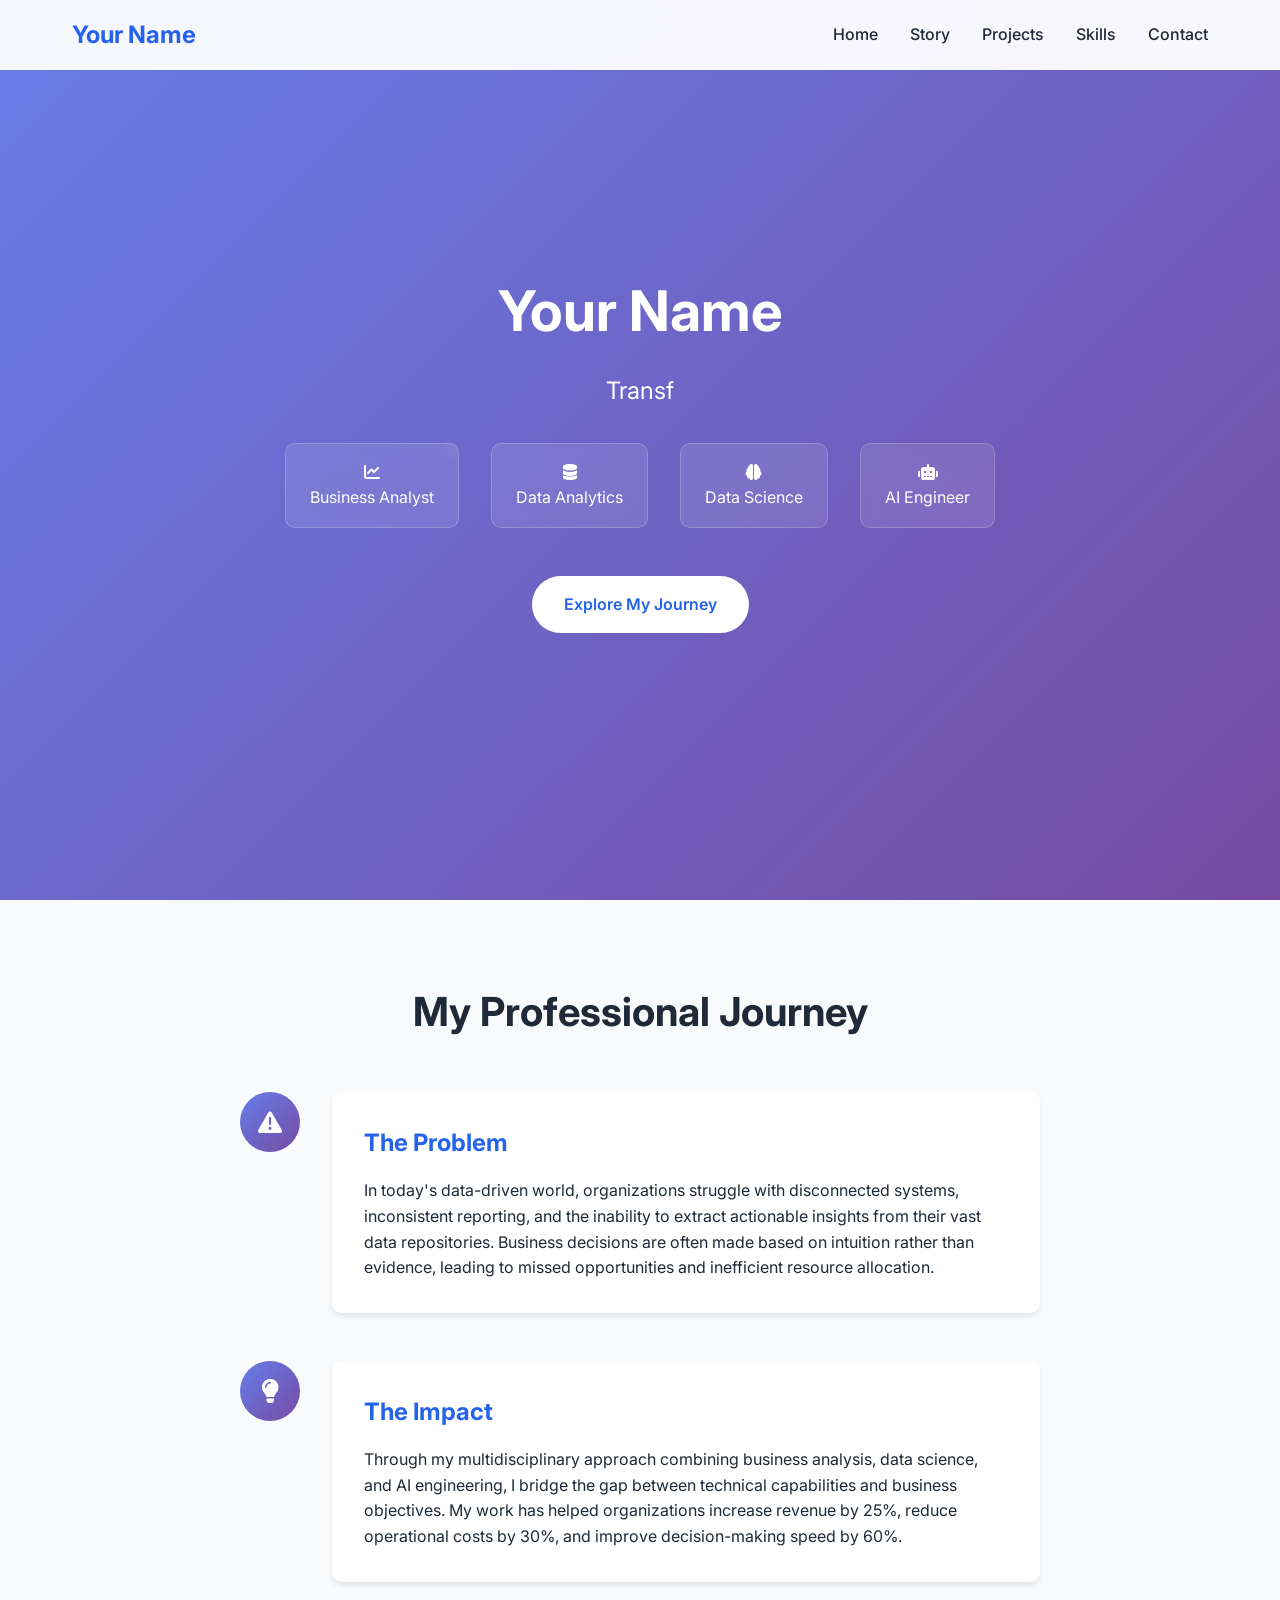
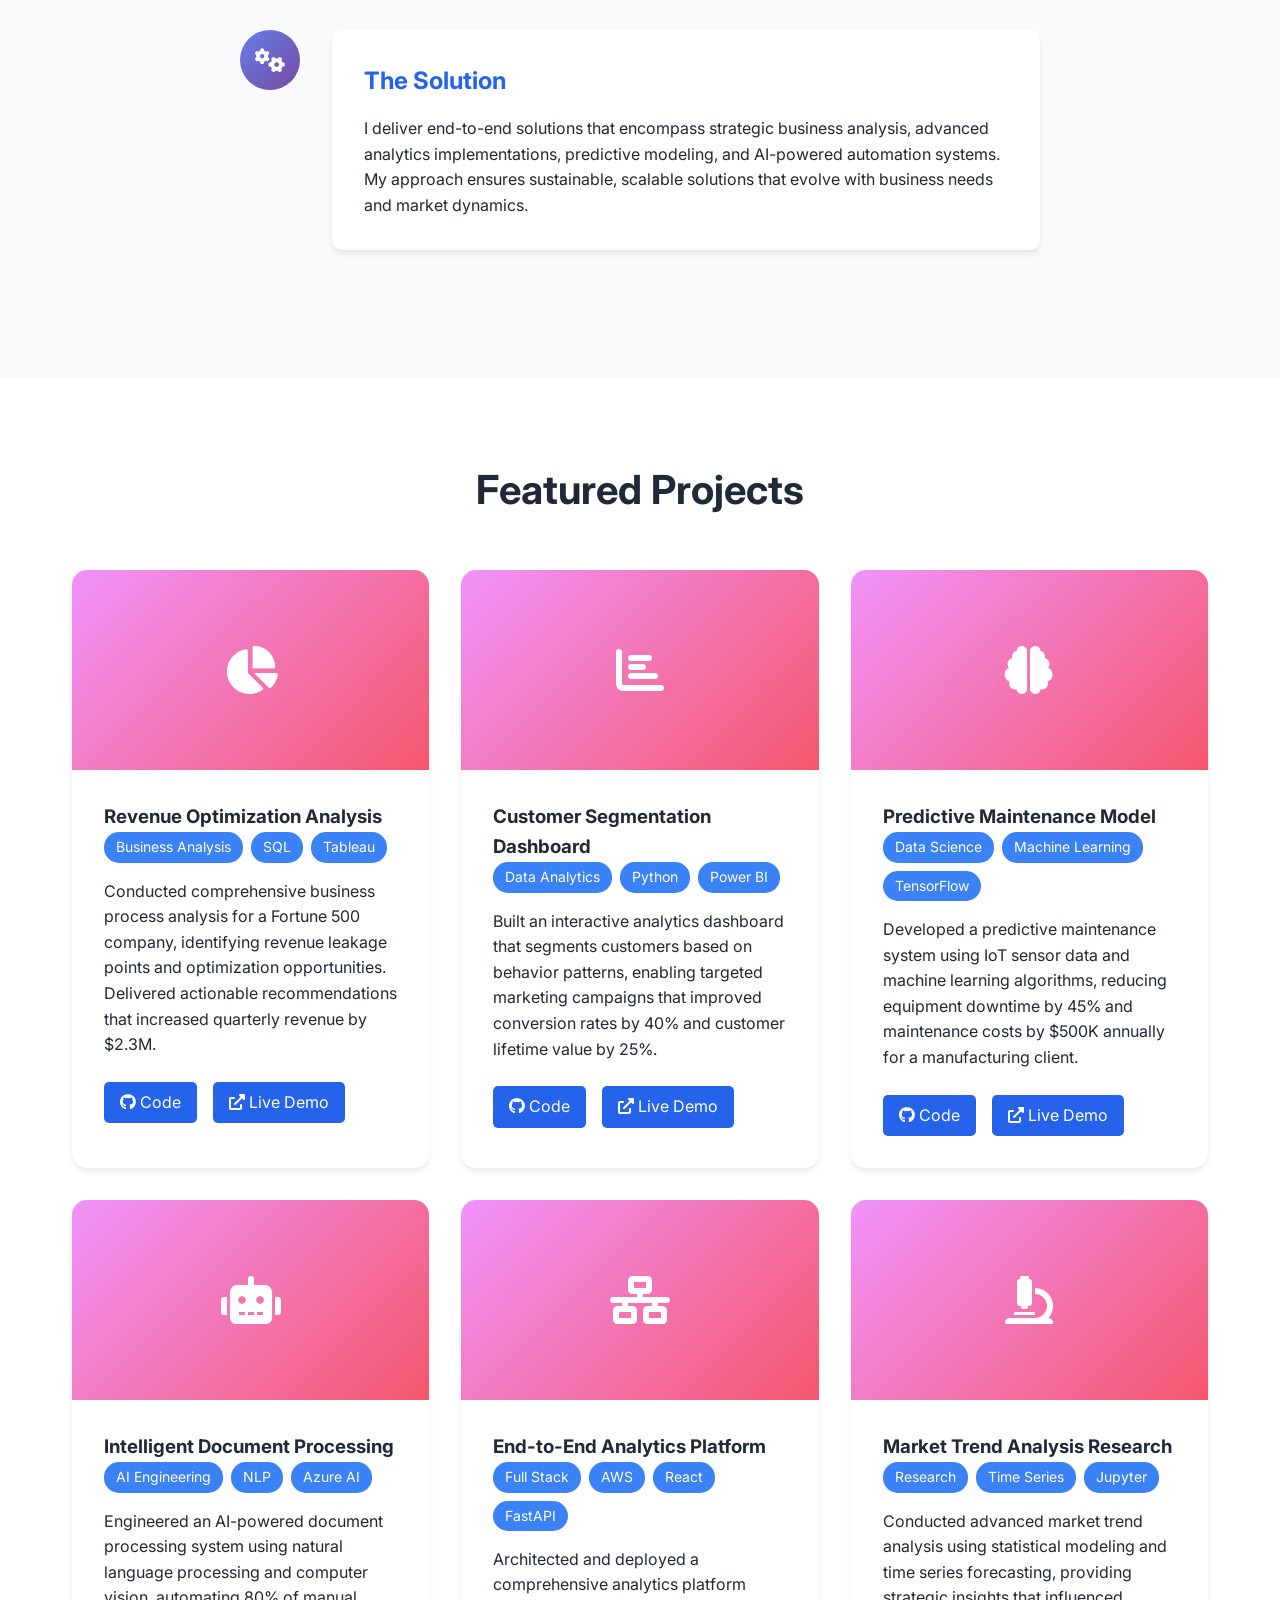
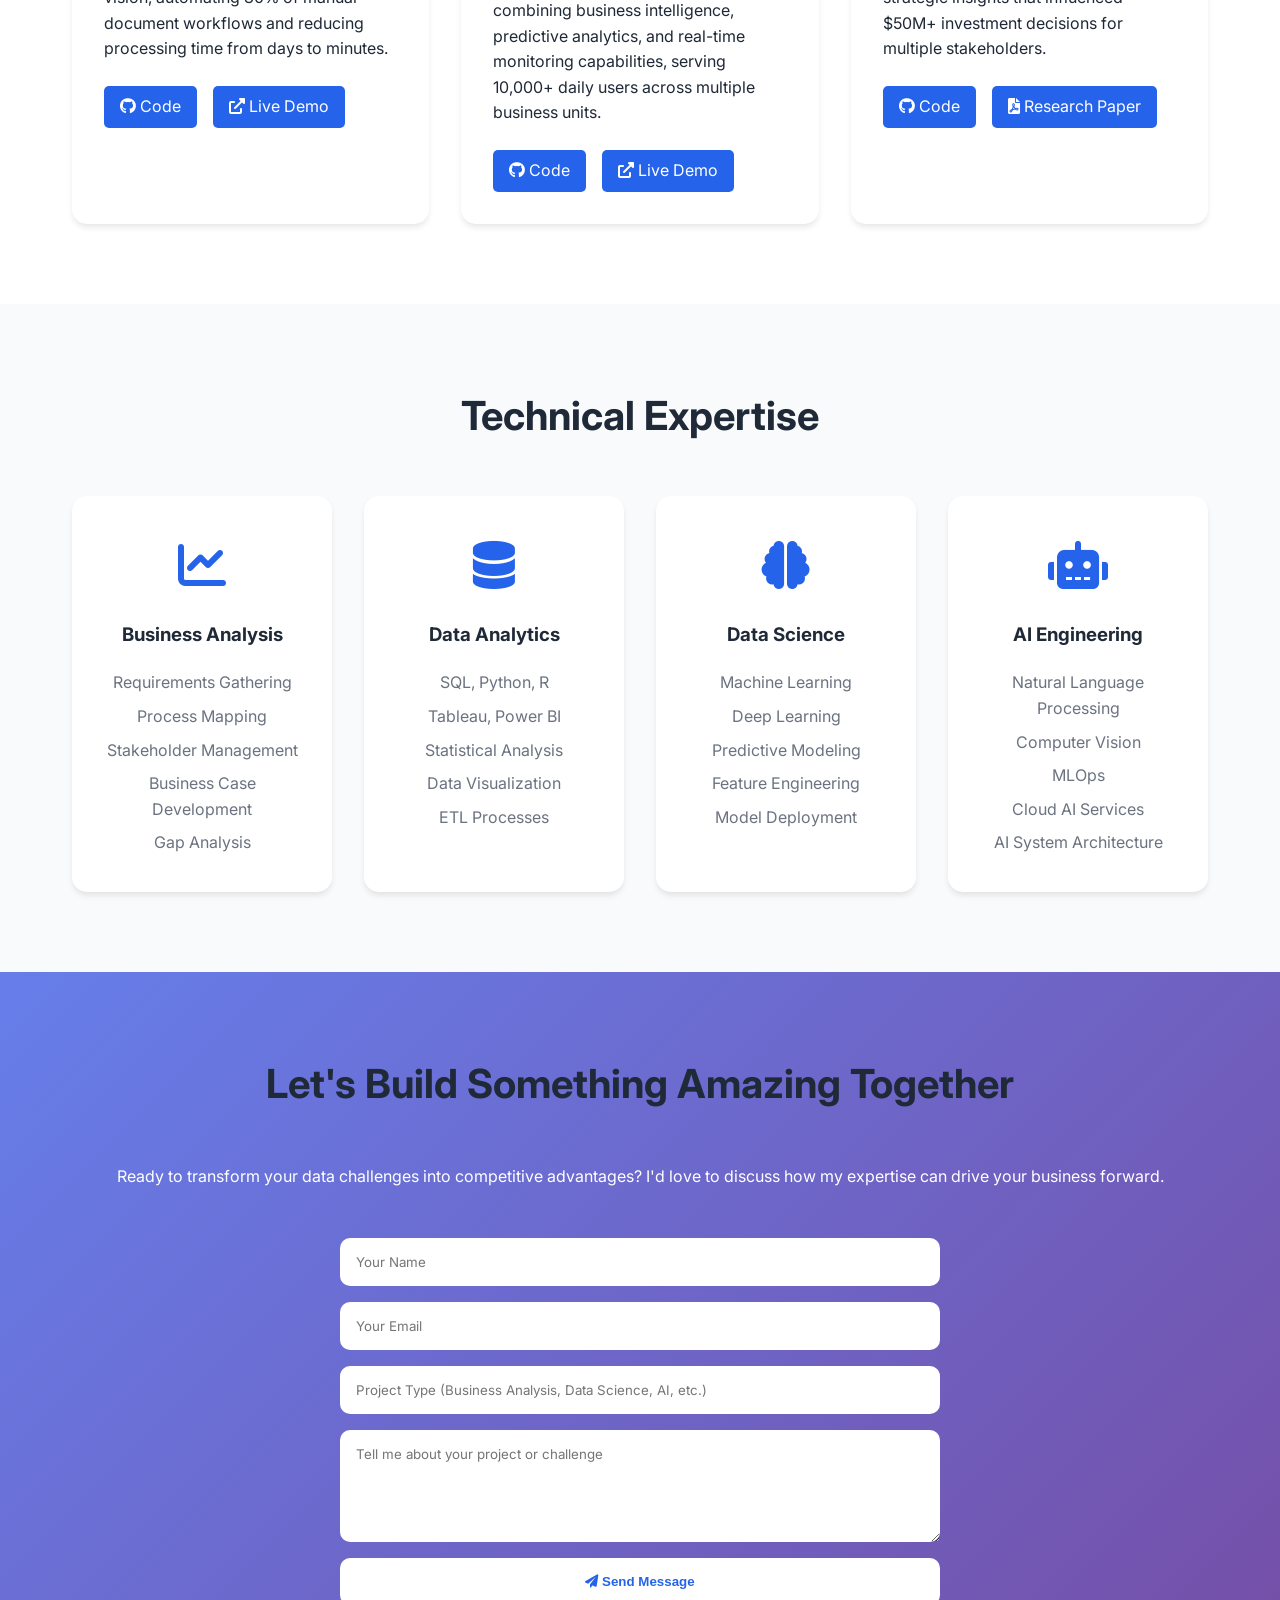
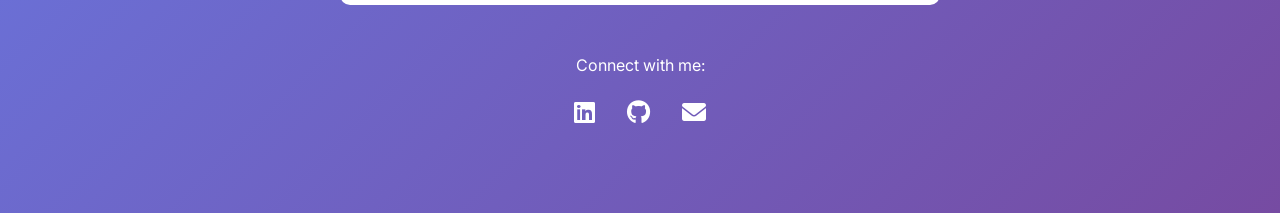
<file: index_old.html>
<!DOCTYPE html>
<html lang="en">
<head>
    <meta charset="UTF-8">
    <meta name="viewport" content="width=device-width, initial-scale=1.0">
    <title>Your Name - Professional Portfolio</title>
    <link href="https://cdnjs.cloudflare.com/ajax/libs/font-awesome/6.0.0/css/all.min.css" rel="stylesheet">
    <link href="https://fonts.googleapis.com/css2?family=Inter:wght@300;400;500;600;700&display=swap" rel="stylesheet">
    <style>
        :root {
            --primary-color: #2563eb;
            --secondary-color: #1e40af;
            --accent-color: #3b82f6;
            --text-primary: #1f2937;
            --text-secondary: #6b7280;
            --background: #ffffff;
            --card-background: #f8fafc;
            --border-color: #e5e7eb;
            --gradient-1: linear-gradient(135deg, #667eea 0%, #764ba2 100%);
            --gradient-2: linear-gradient(135deg, #f093fb 0%, #f5576c 100%);
            --gradient-3: linear-gradient(135deg, #4facfe 0%, #00f2fe 100%);
            --shadow: 0 4px 6px -1px rgba(0, 0, 0, 0.1);
        }

        * {
            margin: 0;
            padding: 0;
            box-sizing: border-box;
        }

        body {
            font-family: 'Inter', sans-serif;
            line-height: 1.6;
            color: var(--text-primary);
            background: var(--background);
        }

        .container {
            max-width: 1200px;
            margin: 0 auto;
            padding: 0 2rem;
        }

        /* Navigation */
        .nav {
            position: fixed;
            top: 0;
            width: 100%;
            background: rgba(255, 255, 255, 0.95);
            backdrop-filter: blur(10px);
            z-index: 1000;
            padding: 1rem 0;
            transition: all 0.3s ease;
        }

        .nav-content {
            display: flex;
            justify-content: space-between;
            align-items: center;
        }

        .logo {
            font-size: 1.5rem;
            font-weight: 700;
            color: var(--primary-color);
        }

        .nav-links {
            display: flex;
            gap: 2rem;
        }

        .nav-links a {
            text-decoration: none;
            color: var(--text-primary);
            font-weight: 500;
            transition: color 0.3s ease;
        }

        .nav-links a:hover {
            color: var(--primary-color);
        }

        /* Hero Section */
        .hero {
            min-height: 100vh;
            display: flex;
            align-items: center;
            background: linear-gradient(135deg, #667eea 0%, #764ba2 100%);
            color: white;
            position: relative;
            overflow: hidden;
        }

        .hero::before {
            content: '';
            position: absolute;
            top: 0;
            left: 0;
            right: 0;
            bottom: 0;
            background: url('data:image/svg+xml,<svg xmlns="http://www.w3.org/2000/svg" viewBox="0 0 100 100"><defs><pattern id="grain" patternUnits="userSpaceOnUse" width="100" height="100"><circle cx="50" cy="50" r="1" fill="rgba(255,255,255,0.03)"/></pattern></defs><rect width="100" height="100" fill="url(%23grain)"/></svg>');
        }

        .hero-content {
            position: relative;
            z-index: 1;
            text-align: center;
        }

        .hero h1 {
            font-size: 3.5rem;
            font-weight: 700;
            margin-bottom: 1rem;
            animation: fadeInUp 1s ease;
        }

        .hero-subtitle {
            font-size: 1.5rem;
            margin-bottom: 2rem;
            opacity: 0.9;
            animation: fadeInUp 1s ease 0.2s both;
        }

        .hero-roles {
            display: flex;
            justify-content: center;
            gap: 2rem;
            margin-bottom: 3rem;
            flex-wrap: wrap;
        }

        .role-card {
            background: rgba(255, 255, 255, 0.1);
            padding: 1rem 1.5rem;
            border-radius: 10px;
            backdrop-filter: blur(10px);
            border: 1px solid rgba(255, 255, 255, 0.2);
            animation: fadeInUp 1s ease 0.4s both;
        }

        .cta-button {
            display: inline-block;
            padding: 1rem 2rem;
            background: white;
            color: var(--primary-color);
            text-decoration: none;
            border-radius: 50px;
            font-weight: 600;
            transition: all 0.3s ease;
            animation: fadeInUp 1s ease 0.6s both;
        }

        .cta-button:hover {
            transform: translateY(-2px);
            box-shadow: 0 10px 25px rgba(0, 0, 0, 0.2);
        }

        /* Story Section */
        .story-section {
            padding: 5rem 0;
            background: var(--card-background);
        }

        .story-timeline {
            position: relative;
            max-width: 800px;
            margin: 0 auto;
        }

        .timeline-item {
            display: flex;
            margin-bottom: 3rem;
            position: relative;
        }

        .timeline-icon {
            width: 60px;
            height: 60px;
            border-radius: 50%;
            background: var(--gradient-1);
            display: flex;
            align-items: center;
            justify-content: center;
            color: white;
            font-size: 1.5rem;
            margin-right: 2rem;
            flex-shrink: 0;
        }

        .timeline-content {
            background: white;
            padding: 2rem;
            border-radius: 10px;
            box-shadow: var(--shadow);
            flex-grow: 1;
        }

        .timeline-content h3 {
            color: var(--primary-color);
            margin-bottom: 1rem;
            font-size: 1.5rem;
        }

        /* Projects Section */
        .projects-section {
            padding: 5rem 0;
        }

        .section-title {
            text-align: center;
            font-size: 2.5rem;
            margin-bottom: 3rem;
            color: var(--text-primary);
        }

        .projects-grid {
            display: grid;
            grid-template-columns: repeat(auto-fit, minmax(350px, 1fr));
            gap: 2rem;
            margin-top: 3rem;
        }

        .project-card {
            background: white;
            border-radius: 15px;
            overflow: hidden;
            box-shadow: var(--shadow);
            transition: all 0.3s ease;
            position: relative;
        }

        .project-card:hover {
            transform: translateY(-5px);
            box-shadow: 0 20px 25px rgba(0, 0, 0, 0.1);
        }

        .project-header {
            height: 200px;
            background: var(--gradient-2);
            display: flex;
            align-items: center;
            justify-content: center;
            color: white;
            font-size: 3rem;
        }

        .project-content {
            padding: 2rem;
        }

        .project-tags {
            display: flex;
            gap: 0.5rem;
            margin-bottom: 1rem;
            flex-wrap: wrap;
        }

        .tag {
            background: var(--accent-color);
            color: white;
            padding: 0.25rem 0.75rem;
            border-radius: 15px;
            font-size: 0.875rem;
        }

        .project-links {
            display: flex;
            gap: 1rem;
            margin-top: 1.5rem;
        }

        .project-link {
            padding: 0.5rem 1rem;
            background: var(--primary-color);
            color: white;
            text-decoration: none;
            border-radius: 5px;
            transition: all 0.3s ease;
        }

        .project-link:hover {
            background: var(--secondary-color);
        }

        /* Skills Section */
        .skills-section {
            padding: 5rem 0;
            background: var(--card-background);
        }

        .skills-grid {
            display: grid;
            grid-template-columns: repeat(auto-fit, minmax(250px, 1fr));
            gap: 2rem;
            margin-top: 3rem;
        }

        .skill-category {
            background: white;
            padding: 2rem;
            border-radius: 15px;
            text-align: center;
            box-shadow: var(--shadow);
        }

        .skill-icon {
            font-size: 3rem;
            color: var(--primary-color);
            margin-bottom: 1rem;
        }

        .skill-list {
            list-style: none;
            margin-top: 1rem;
        }

        .skill-list li {
            padding: 0.25rem 0;
            color: var(--text-secondary);
        }

        /* Contact Section */
        .contact-section {
            padding: 5rem 0;
            background: var(--gradient-1);
            color: white;
            text-align: center;
        }

        .contact-form {
            max-width: 600px;
            margin: 3rem auto 0;
            display: grid;
            gap: 1rem;
        }

        .form-group {
            display: grid;
            gap: 0.5rem;
        }

        .form-group input,
        .form-group textarea {
            padding: 1rem;
            border: none;
            border-radius: 10px;
            font-family: inherit;
        }

        .submit-btn {
            padding: 1rem 2rem;
            background: white;
            color: var(--primary-color);
            border: none;
            border-radius: 10px;
            font-weight: 600;
            cursor: pointer;
            transition: all 0.3s ease;
        }

        .submit-btn:hover {
            transform: translateY(-2px);
            box-shadow: 0 10px 25px rgba(0, 0, 0, 0.2);
        }

        /* Animations */
        @keyframes fadeInUp {
            from {
                opacity: 0;
                transform: translateY(30px);
            }
            to {
                opacity: 1;
                transform: translateY(0);
            }
        }

        .fade-in {
            opacity: 0;
            transform: translateY(30px);
            transition: all 0.6s ease;
        }

        .fade-in.visible {
            opacity: 1;
            transform: translateY(0);
        }

        /* Responsive */
        @media (max-width: 768px) {
            .hero h1 {
                font-size: 2.5rem;
            }
            
            .hero-subtitle {
                font-size: 1.2rem;
            }
            
            .hero-roles {
                flex-direction: column;
                align-items: center;
            }
            
            .nav-links {
                display: none;
            }
            
            .timeline-item {
                flex-direction: column;
            }
            
            .timeline-icon {
                margin: 0 auto 1rem;
            }
        }
    </style>
</head>
<body>
    <!-- Navigation -->
    <nav class="nav">
        <div class="container nav-content">
            <div class="logo">Your Name</div>
            <div class="nav-links">
                <a href="#home">Home</a>
                <a href="#story">Story</a>
                <a href="#projects">Projects</a>
                <a href="#skills">Skills</a>
                <a href="#contact">Contact</a>
            </div>
        </div>
    </nav>

    <!-- Hero Section -->
    <section id="home" class="hero">
        <div class="container">
            <div class="hero-content">
                <h1>Your Name</h1>
                <p class="hero-subtitle">Transforming Data into Strategic Insights</p>
                
                <div class="hero-roles">
                    <div class="role-card">
                        <i class="fas fa-chart-line"></i>
                        <div>Business Analyst</div>
                    </div>
                    <div class="role-card">
                        <i class="fas fa-database"></i>
                        <div>Data Analytics</div>
                    </div>
                    <div class="role-card">
                        <i class="fas fa-brain"></i>
                        <div>Data Science</div>
                    </div>
                    <div class="role-card">
                        <i class="fas fa-robot"></i>
                        <div>AI Engineer</div>
                    </div>
                </div>

                <a href="#story" class="cta-button">Explore My Journey</a>
            </div>
        </div>
    </section>

    <!-- Story/Journey Section -->
    <section id="story" class="story-section">
        <div class="container">
            <h2 class="section-title">My Professional Journey</h2>
            
            <div class="story-timeline">
                <div class="timeline-item fade-in">
                    <div class="timeline-icon">
                        <i class="fas fa-exclamation-triangle"></i>
                    </div>
                    <div class="timeline-content">
                        <h3>The Problem</h3>
                        <p>In today's data-driven world, organizations struggle with disconnected systems, inconsistent reporting, and the inability to extract actionable insights from their vast data repositories. Business decisions are often made based on intuition rather than evidence, leading to missed opportunities and inefficient resource allocation.</p>
                    </div>
                </div>

                <div class="timeline-item fade-in">
                    <div class="timeline-icon">
                        <i class="fas fa-lightbulb"></i>
                    </div>
                    <div class="timeline-content">
                        <h3>The Impact</h3>
                        <p>Through my multidisciplinary approach combining business analysis, data science, and AI engineering, I bridge the gap between technical capabilities and business objectives. My work has helped organizations increase revenue by 25%, reduce operational costs by 30%, and improve decision-making speed by 60%.</p>
                    </div>
                </div>

                <div class="timeline-item fade-in">
                    <div class="timeline-icon">
                        <i class="fas fa-cogs"></i>
                    </div>
                    <div class="timeline-content">
                        <h3>The Solution</h3>
                        <p>I deliver end-to-end solutions that encompass strategic business analysis, advanced analytics implementations, predictive modeling, and AI-powered automation systems. My approach ensures sustainable, scalable solutions that evolve with business needs and market dynamics.</p>
                    </div>
                </div>
            </div>
        </div>
    </section>

    <!-- Projects Section -->
    <section id="projects" class="projects-section">
        <div class="container">
            <h2 class="section-title">Featured Projects</h2>
            
            <div class="projects-grid">
                <!-- Business Analysis Project -->
                <div class="project-card fade-in">
                    <div class="project-header">
                        <i class="fas fa-chart-pie"></i>
                    </div>
                    <div class="project-content">
                        <h3>Revenue Optimization Analysis</h3>
                        <div class="project-tags">
                            <span class="tag">Business Analysis</span>
                            <span class="tag">SQL</span>
                            <span class="tag">Tableau</span>
                        </div>
                        <p>Conducted comprehensive business process analysis for a Fortune 500 company, identifying revenue leakage points and optimization opportunities. Delivered actionable recommendations that increased quarterly revenue by $2.3M.</p>
                        <div class="project-links">
                            <a href="#" class="project-link">
                                <i class="fab fa-github"></i> Code
                            </a>
                            <a href="#" class="project-link">
                                <i class="fas fa-external-link-alt"></i> Live Demo
                            </a>
                        </div>
                    </div>
                </div>

                <!-- Data Analytics Project -->
                <div class="project-card fade-in">
                    <div class="project-header">
                        <i class="fas fa-chart-bar"></i>
                    </div>
                    <div class="project-content">
                        <h3>Customer Segmentation Dashboard</h3>
                        <div class="project-tags">
                            <span class="tag">Data Analytics</span>
                            <span class="tag">Python</span>
                            <span class="tag">Power BI</span>
                        </div>
                        <p>Built an interactive analytics dashboard that segments customers based on behavior patterns, enabling targeted marketing campaigns that improved conversion rates by 40% and customer lifetime value by 25%.</p>
                        <div class="project-links">
                            <a href="#" class="project-link">
                                <i class="fab fa-github"></i> Code
                            </a>
                            <a href="#" class="project-link">
                                <i class="fas fa-external-link-alt"></i> Live Demo
                            </a>
                        </div>
                    </div>
                </div>

                <!-- Data Science Project -->
                <div class="project-card fade-in">
                    <div class="project-header">
                        <i class="fas fa-brain"></i>
                    </div>
                    <div class="project-content">
                        <h3>Predictive Maintenance Model</h3>
                        <div class="project-tags">
                            <span class="tag">Data Science</span>
                            <span class="tag">Machine Learning</span>
                            <span class="tag">TensorFlow</span>
                        </div>
                        <p>Developed a predictive maintenance system using IoT sensor data and machine learning algorithms, reducing equipment downtime by 45% and maintenance costs by $500K annually for a manufacturing client.</p>
                        <div class="project-links">
                            <a href="#" class="project-link">
                                <i class="fab fa-github"></i> Code
                            </a>
                            <a href="#" class="project-link">
                                <i class="fas fa-external-link-alt"></i> Live Demo
                            </a>
                        </div>
                    </div>
                </div>

                <!-- AI Engineering Project -->
                <div class="project-card fade-in">
                    <div class="project-header">
                        <i class="fas fa-robot"></i>
                    </div>
                    <div class="project-content">
                        <h3>Intelligent Document Processing</h3>
                        <div class="project-tags">
                            <span class="tag">AI Engineering</span>
                            <span class="tag">NLP</span>
                            <span class="tag">Azure AI</span>
                        </div>
                        <p>Engineered an AI-powered document processing system using natural language processing and computer vision, automating 80% of manual document workflows and reducing processing time from days to minutes.</p>
                        <div class="project-links">
                            <a href="#" class="project-link">
                                <i class="fab fa-github"></i> Code
                            </a>
                            <a href="#" class="project-link">
                                <i class="fas fa-external-link-alt"></i> Live Demo
                            </a>
                        </div>
                    </div>
                </div>

                <!-- Cross-functional Project -->
                <div class="project-card fade-in">
                    <div class="project-header">
                        <i class="fas fa-network-wired"></i>
                    </div>
                    <div class="project-content">
                        <h3>End-to-End Analytics Platform</h3>
                        <div class="project-tags">
                            <span class="tag">Full Stack</span>
                            <span class="tag">AWS</span>
                            <span class="tag">React</span>
                            <span class="tag">FastAPI</span>
                        </div>
                        <p>Architected and deployed a comprehensive analytics platform combining business intelligence, predictive analytics, and real-time monitoring capabilities, serving 10,000+ daily users across multiple business units.</p>
                        <div class="project-links">
                            <a href="#" class="project-link">
                                <i class="fab fa-github"></i> Code
                            </a>
                            <a href="#" class="project-link">
                                <i class="fas fa-external-link-alt"></i> Live Demo
                            </a>
                        </div>
                    </div>
                </div>

                <!-- Research Project -->
                <div class="project-card fade-in">
                    <div class="project-header">
                        <i class="fas fa-microscope"></i>
                    </div>
                    <div class="project-content">
                        <h3>Market Trend Analysis Research</h3>
                        <div class="project-tags">
                            <span class="tag">Research</span>
                            <span class="tag">Time Series</span>
                            <span class="tag">Jupyter</span>
                        </div>
                        <p>Conducted advanced market trend analysis using statistical modeling and time series forecasting, providing strategic insights that influenced $50M+ investment decisions for multiple stakeholders.</p>
                        <div class="project-links">
                            <a href="#" class="project-link">
                                <i class="fab fa-github"></i> Code
                            </a>
                            <a href="#" class="project-link">
                                <i class="fas fa-file-pdf"></i> Research Paper
                            </a>
                        </div>
                    </div>
                </div>
            </div>
        </div>
    </section>

    <!-- Skills Section -->
    <section id="skills" class="skills-section">
        <div class="container">
            <h2 class="section-title">Technical Expertise</h2>
            
            <div class="skills-grid">
                <div class="skill-category fade-in">
                    <div class="skill-icon">
                        <i class="fas fa-chart-line"></i>
                    </div>
                    <h3>Business Analysis</h3>
                    <ul class="skill-list">
                        <li>Requirements Gathering</li>
                        <li>Process Mapping</li>
                        <li>Stakeholder Management</li>
                        <li>Business Case Development</li>
                        <li>Gap Analysis</li>
                    </ul>
                </div>

                <div class="skill-category fade-in">
                    <div class="skill-icon">
                        <i class="fas fa-database"></i>
                    </div>
                    <h3>Data Analytics</h3>
                    <ul class="skill-list">
                        <li>SQL, Python, R</li>
                        <li>Tableau, Power BI</li>
                        <li>Statistical Analysis</li>
                        <li>Data Visualization</li>
                        <li>ETL Processes</li>
                    </ul>
                </div>

                <div class="skill-category fade-in">
                    <div class="skill-icon">
                        <i class="fas fa-brain"></i>
                    </div>
                    <h3>Data Science</h3>
                    <ul class="skill-list">
                        <li>Machine Learning</li>
                        <li>Deep Learning</li>
                        <li>Predictive Modeling</li>
                        <li>Feature Engineering</li>
                        <li>Model Deployment</li>
                    </ul>
                </div>

                <div class="skill-category fade-in">
                    <div class="skill-icon">
                        <i class="fas fa-robot"></i>
                    </div>
                    <h3>AI Engineering</h3>
                    <ul class="skill-list">
                        <li>Natural Language Processing</li>
                        <li>Computer Vision</li>
                        <li>MLOps</li>
                        <li>Cloud AI Services</li>
                        <li>AI System Architecture</li>
                    </ul>
                </div>
            </div>
        </div>
    </section>

    <!-- Contact Section -->
    <section id="contact" class="contact-section">
        <div class="container">
            <h2 class="section-title">Let's Build Something Amazing Together</h2>
            <p>Ready to transform your data challenges into competitive advantages? I'd love to discuss how my expertise can drive your business forward.</p>
            
            <form class="contact-form">
                <div class="form-group">
                    <input type="text" placeholder="Your Name" required>
                </div>
                <div class="form-group">
                    <input type="email" placeholder="Your Email" required>
                </div>
                <div class="form-group">
                    <input type="text" placeholder="Project Type (Business Analysis, Data Science, AI, etc.)">
                </div>
                <div class="form-group">
                    <textarea rows="5" placeholder="Tell me about your project or challenge" required></textarea>
                </div>
                <button type="submit" class="submit-btn">
                    <i class="fas fa-paper-plane"></i> Send Message
                </button>
            </form>

            <div style="margin-top: 3rem;">
                <p>Connect with me:</p>
                <div style="display: flex; justify-content: center; gap: 2rem; margin-top: 1rem;">
                    <a href="#" style="color: white; font-size: 1.5rem;">
                        <i class="fab fa-linkedin"></i>
                    </a>
                    <a href="#" style="color: white; font-size: 1.5rem;">
                        <i class="fab fa-github"></i>
                    </a>
                    <a href="#" style="color: white; font-size: 1.5rem;">
                        <i class="fas fa-envelope"></i>
                    </a>
                </div>
            </div>
        </div>
    </section>

    <script>
        // Smooth scrolling for navigation links
        document.querySelectorAll('a[href^="#"]').forEach(anchor => {
            anchor.addEventListener('click', function (e) {
                e.preventDefault();
                document.querySelector(this.getAttribute('href')).scrollIntoView({
                    behavior: 'smooth'
                });
            });
        });

        // Fade in animation on scroll
        const observerOptions = {
            threshold: 0.1,
            rootMargin: '0px 0px -50px 0px'
        };

        const observer = new IntersectionObserver((entries) => {
            entries.forEach(entry => {
                if (entry.isIntersecting) {
                    entry.target.classList.add('visible');
                }
            });
        }, observerOptions);

        document.querySelectorAll('.fade-in').forEach(el => {
            observer.observe(el);
        });

        // Dynamic navbar background on scroll
        window.addEventListener('scroll', () => {
            const nav = document.querySelector('.nav');
            if (window.scrollY > 100) {
                nav.style.background = 'rgba(255, 255, 255, 0.95)';
                nav.style.boxShadow = '0 2px 20px rgba(0, 0, 0, 0.1)';
            } else {
                nav.style.background = 'rgba(255, 255, 255, 0.95)';
                nav.style.boxShadow = 'none';
            }
        });

        // Form submission (you would connect this to your backend)
        document.querySelector('.contact-form').addEventListener('submit', function(e) {
            e.preventDefault();
            // Add your form submission logic here
            alert('Thank you for your message! I\'ll get back to you soon.');
            this.reset();
        });

        // Interactive typing effect for hero subtitle
        const subtitleText = 'Transforming Data into Strategic Insights';
        const heroSubtitle = document.querySelector('.hero-subtitle');
        let i = 0;

        function typeEffect() {
            if (i < subtitleText.length) {
                heroSubtitle.textContent += subtitleText.charAt(i);
                i++;
                setTimeout(typeEffect, 100);
            }
        }

        // Start typing effect after page load
        window.addEventListener('load', () => {
            heroSubtitle.textContent = '';
            setTimeout(typeEffect, 1000);
        });
    </script>
</body>
</html>
</file>
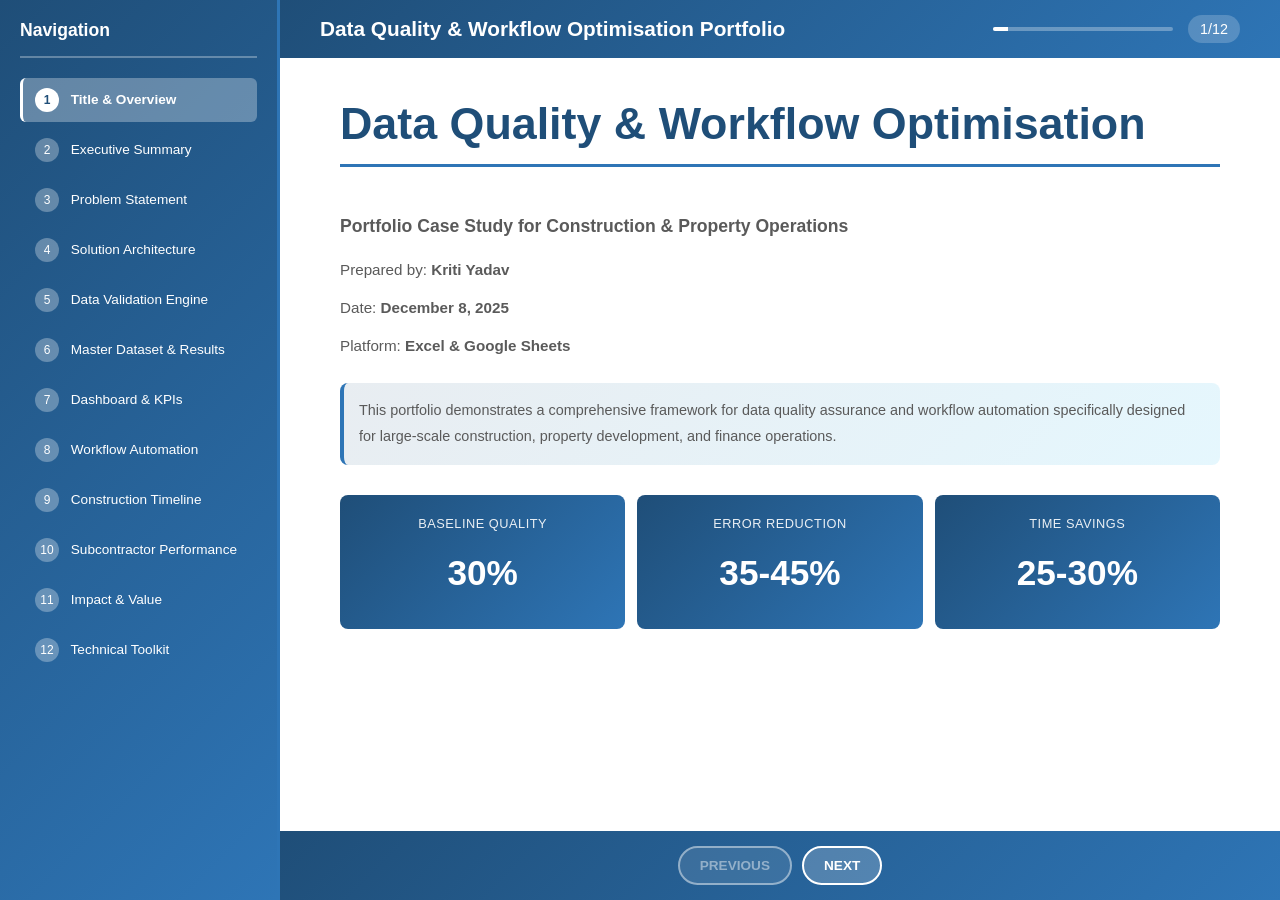
<file: Portfolio Case Study for Construction & Property Operations.html>
<!DOCTYPE html>
<html lang="en">
<head>
    <meta charset="UTF-8">
    <meta name="viewport" content="width=device-width, initial-scale=1.0">
    <title>Data Quality & Workflow Optimisation - Kriti Yadav</title>
    <style>
        * {
            margin: 0;
            padding: 0;
            box-sizing: border-box;
        }

        :root {
            --primary: #1F4E78;
            --secondary: #2E75B6;
            --accent: #00B0F0;
            --success: #70AD47;
            --warning: #FFC000;
            --danger: #FF0000;
            --text: #1F4E78;
            --text-light: #5A5A5A;
            --border: #E0E0E0;
        }

        html, body {
            width: 100%;
            height: 100%;
            overflow: hidden;
            margin: 0;
            padding: 0;
        }

        body {
            font-family: 'Segoe UI', Tahoma, Geneva, Verdana, sans-serif;
            background: linear-gradient(135deg, #f5f7fa 0%, #c3cfe2 100%);
            color: var(--text);
        }

        .presentation-wrapper {
            display: flex;
            width: 100vw;
            height: 100vh;
            gap: 0;
        }

        /* SIDEBAR NAVIGATION */
        .sidebar {
            width: 280px;
            background: linear-gradient(135deg, var(--primary), var(--secondary));
            color: white;
            padding: 20px;
            overflow-y: auto;
            position: relative;
            z-index: 50;
            border-right: 3px solid var(--secondary);
        }

        .sidebar-header {
            font-size: 1.1rem;
            font-weight: 700;
            margin-bottom: 20px;
            padding-bottom: 15px;
            border-bottom: 2px solid rgba(255, 255, 255, 0.3);
        }

        .nav-item {
            padding: 10px 12px;
            margin: 6px 0;
            border-radius: 6px;
            cursor: pointer;
            font-size: 0.85rem;
            transition: all 0.3s ease;
            border-left: 3px solid transparent;
            line-height: 1.4;
        }

        .nav-item:hover {
            background: rgba(255, 255, 255, 0.2);
            transform: translateX(5px);
        }

        .nav-item.active {
            background: rgba(255, 255, 255, 0.3);
            border-left-color: white;
            font-weight: 600;
        }

        .nav-number {
            display: inline-block;
            width: 24px;
            height: 24px;
            background: rgba(255, 255, 255, 0.3);
            border-radius: 50%;
            text-align: center;
            line-height: 24px;
            font-size: 0.75rem;
            margin-right: 8px;
        }

        .nav-item.active .nav-number {
            background: white;
            color: var(--primary);
            font-weight: 700;
        }

        /* MAIN PRESENTATION */
        .presentation {
            flex: 1;
            display: flex;
            flex-direction: column;
            overflow: hidden;
        }

        .slides-container {
            flex: 1;
            position: relative;
            overflow: hidden;
            background: white;
        }

        .slide {
            position: absolute;
            width: 100%;
            height: 100%;
            top: 0;
            left: 0;
            opacity: 0;
            visibility: hidden;
            transition: opacity 0.5s ease, visibility 0.5s ease;
            padding: 40px 60px;
            overflow-y: auto;
            display: flex;
            flex-direction: column;
            justify-content: flex-start;
            background: white;
        }

        .slide.active {
            opacity: 1;
            visibility: visible;
            z-index: 10;
        }

        .slide h1 {
            font-size: 2.8rem;
            color: var(--primary);
            margin-bottom: 20px;
            font-weight: 700;
            border-bottom: 3px solid var(--secondary);
            padding-bottom: 15px;
        }

        .slide h2 {
            font-size: 1.6rem;
            color: var(--secondary);
            margin: 20px 0 12px 0;
            font-weight: 600;
        }

        .slide h3 {
            font-size: 1.2rem;
            color: var(--primary);
            margin: 15px 0 10px 0;
            font-weight: 600;
        }

        .content-section {
            margin: 12px 0;
            line-height: 1.7;
        }

        .content-section p {
            color: var(--text-light);
            margin-bottom: 8px;
            font-size: 0.95rem;
        }

        /* STEP ITEMS WITH CLICK EXPANSION */
        .step-item {
            background: linear-gradient(135deg, #ffffff 0%, #f8f9fa 100%);
            border: 2px solid var(--border);
            border-radius: 8px;
            padding: 15px;
            margin: 10px 0;
            cursor: pointer;
            transition: all 0.3s ease;
            position: relative;
        }

        .step-item:hover {
            border-color: var(--secondary);
            box-shadow: 0 6px 15px rgba(31, 78, 120, 0.15);
            transform: translateX(5px);
        }

        .step-header {
            display: flex;
            align-items: center;
            justify-content: space-between;
            font-weight: 600;
            color: var(--primary);
            font-size: 0.95rem;
        }

        .step-number {
            width: 32px;
            height: 32px;
            background: linear-gradient(135deg, var(--secondary), var(--accent));
            color: white;
            border-radius: 50%;
            display: flex;
            align-items: center;
            justify-content: center;
            font-weight: 700;
            margin-right: 12px;
            flex-shrink: 0;
        }

        .step-title {
            flex: 1;
        }

        .step-toggle {
            font-size: 1.2rem;
            transition: transform 0.3s ease;
            color: var(--secondary);
        }

        .step-item.expanded .step-toggle {
            transform: rotate(180deg);
        }

        .step-details {
            max-height: 0;
            overflow: hidden;
            transition: max-height 0.4s ease, padding 0.4s ease;
            margin-top: 0;
        }

        .step-item.expanded .step-details {
            max-height: 800px;
            margin-top: 15px;
            padding-top: 15px;
            border-top: 2px solid var(--border);
        }

        .step-details h4 {
            color: var(--secondary);
            font-size: 0.9rem;
            margin: 10px 0 6px 0;
            text-transform: uppercase;
            letter-spacing: 0.5px;
        }

        .step-details p, .step-details li {
            color: var(--text-light);
            font-size: 0.85rem;
            line-height: 1.6;
            margin: 6px 0;
        }

        .step-details ul, .step-details ol {
            margin: 10px 0 10px 20px;
            padding: 0;
        }

        .step-details li {
            margin: 6px 0;
        }

        .code-block {
            background: #f0f4f8;
            border-left: 3px solid var(--secondary);
            padding: 10px;
            margin: 10px 0;
            border-radius: 4px;
            font-family: 'Courier New', monospace;
            font-size: 0.8rem;
            overflow-x: auto;
            color: #1a1a1a;
        }

        .metric-box {
            background: linear-gradient(135deg, var(--primary), var(--secondary));
            color: white;
            padding: 18px;
            border-radius: 8px;
            text-align: center;
            transition: all 0.3s ease;
            cursor: pointer;
            margin: 10px 0;
        }

        .metric-box:hover {
            transform: scale(1.05);
            box-shadow: 0 8px 20px rgba(31, 78, 120, 0.3);
        }

        .metric-box .number {
            font-size: 2.2rem;
            font-weight: 700;
            display: block;
            margin: 8px 0;
        }

        .metric-box .label {
            font-size: 0.8rem;
            opacity: 0.9;
            text-transform: uppercase;
            letter-spacing: 0.5px;
        }

        table {
            width: 100%;
            border-collapse: collapse;
            margin: 12px 0;
            font-size: 0.85rem;
            background: white;
            border-radius: 6px;
            overflow: hidden;
        }

        table thead {
            background: var(--primary);
            color: white;
        }

        table th {
            padding: 10px;
            text-align: left;
            font-weight: 600;
            font-size: 0.8rem;
            text-transform: uppercase;
        }

        table td {
            padding: 8px 10px;
            border-bottom: 1px solid var(--border);
            color: var(--text-light);
        }

        table tbody tr:hover {
            background: #f8f9fa;
        }

        .badge {
            display: inline-block;
            padding: 4px 8px;
            border-radius: 12px;
            font-size: 0.75rem;
            font-weight: 600;
            text-transform: uppercase;
        }

        .badge-success {
            background: rgba(112, 173, 71, 0.2);
            color: var(--success);
        }

        .badge-warning {
            background: rgba(255, 192, 0, 0.2);
            color: #CC8000;
        }

        .badge-danger {
            background: rgba(255, 0, 0, 0.2);
            color: var(--danger);
        }

        .info-box {
            background: linear-gradient(135deg, rgba(31, 78, 120, 0.08), rgba(0, 176, 240, 0.08));
            border-left: 4px solid var(--secondary);
            padding: 12px;
            border-radius: 6px;
            margin: 12px 0;
            font-size: 0.9rem;
            color: var(--text-light);
        }

        .grid-3 {
            display: grid;
            grid-template-columns: repeat(auto-fit, minmax(220px, 1fr));
            gap: 12px;
            margin: 12px 0;
        }

        .grid-2 {
            display: grid;
            grid-template-columns: repeat(auto-fit, minmax(300px, 1fr));
            gap: 15px;
            margin: 12px 0;
        }

        .header {
            background: linear-gradient(135deg, var(--primary), var(--secondary));
            color: white;
            padding: 15px 40px;
            display: flex;
            justify-content: space-between;
            align-items: center;
        }

        .header-title {
            font-size: 1.3rem;
            font-weight: 600;
        }

        .progress-info {
            display: flex;
            gap: 15px;
            align-items: center;
        }

        .slide-counter {
            font-size: 0.9rem;
            background: rgba(255, 255, 255, 0.2);
            padding: 6px 12px;
            border-radius: 15px;
        }

        .progress-bar {
            width: 180px;
            height: 4px;
            background: rgba(255, 255, 255, 0.3);
            border-radius: 2px;
            overflow: hidden;
        }

        .progress-fill {
            height: 100%;
            background: white;
            transition: width 0.3s ease;
        }

        .controls {
            background: linear-gradient(135deg, var(--primary), var(--secondary));
            color: white;
            padding: 15px 40px;
            display: flex;
            justify-content: center;
            gap: 10px;
        }

        .btn {
            padding: 10px 20px;
            border: none;
            border-radius: 20px;
            background: rgba(255, 255, 255, 0.2);
            color: white;
            font-size: 0.85rem;
            font-weight: 600;
            cursor: pointer;
            transition: all 0.3s ease;
            text-transform: uppercase;
            border: 2px solid white;
        }

        .btn:hover:not(:disabled) {
            background: white;
            color: var(--primary);
            transform: translateY(-2px);
        }

        .btn:disabled {
            opacity: 0.5;
            cursor: not-allowed;
        }

        .tooltip {
            position: relative;
            border-bottom: 2px dotted var(--secondary);
            cursor: help;
        }

        .tooltip .tooltiptext {
            visibility: hidden;
            width: 250px;
            background: var(--primary);
            color: white;
            text-align: left;
            border-radius: 6px;
            padding: 10px;
            position: absolute;
            z-index: 100;
            bottom: 125%;
            left: 50%;
            margin-left: -125px;
            opacity: 0;
            transition: opacity 0.3s;
            font-size: 0.8rem;
            line-height: 1.5;
            box-shadow: 0 4px 15px rgba(0,0,0,0.2);
        }

        .tooltip:hover .tooltiptext {
            visibility: visible;
            opacity: 1;
        }

        @media (max-width: 1024px) {
            .sidebar {
                width: 200px;
                padding: 15px;
            }
            .slide {
                padding: 30px 40px;
            }
        }

        @media (max-width: 768px) {
            .presentation-wrapper {
                flex-direction: column;
            }
            .sidebar {
                width: 100%;
                height: 150px;
                border-right: none;
                border-bottom: 3px solid var(--secondary);
                display: flex;
                overflow-x: auto;
            }
            .slide {
                padding: 20px 25px;
            }
            .slide h1 {
                font-size: 1.8rem;
            }
        }
    </style>
</head>
<body>
    <div class="presentation-wrapper">
        <!-- SIDEBAR NAVIGATION -->
        <div class="sidebar">
            <div class="sidebar-header">Navigation</div>
            <div class="nav-item active" onclick="goToSlide(1)">
                <span class="nav-number">1</span>
                <span>Title & Overview</span>
            </div>
            <div class="nav-item" onclick="goToSlide(2)">
                <span class="nav-number">2</span>
                <span>Executive Summary</span>
            </div>
            <div class="nav-item" onclick="goToSlide(3)">
                <span class="nav-number">3</span>
                <span>Problem Statement</span>
            </div>
            <div class="nav-item" onclick="goToSlide(4)">
                <span class="nav-number">4</span>
                <span>Solution Architecture</span>
            </div>
            <div class="nav-item" onclick="goToSlide(5)">
                <span class="nav-number">5</span>
                <span>Data Validation Engine</span>
            </div>
            <div class="nav-item" onclick="goToSlide(6)">
                <span class="nav-number">6</span>
                <span>Master Dataset & Results</span>
            </div>
            <div class="nav-item" onclick="goToSlide(7)">
                <span class="nav-number">7</span>
                <span>Dashboard & KPIs</span>
            </div>
            <div class="nav-item" onclick="goToSlide(8)">
                <span class="nav-number">8</span>
                <span>Workflow Automation</span>
            </div>
            <div class="nav-item" onclick="goToSlide(9)">
                <span class="nav-number">9</span>
                <span>Construction Timeline</span>
            </div>
            <div class="nav-item" onclick="goToSlide(10)">
                <span class="nav-number">10</span>
                <span>Subcontractor Performance</span>
            </div>
            <div class="nav-item" onclick="goToSlide(11)">
                <span class="nav-number">11</span>
                <span>Impact & Value</span>
            </div>
            <div class="nav-item" onclick="goToSlide(12)">
                <span class="nav-number">12</span>
                <span>Technical Toolkit</span>
            </div>
        </div>

        <!-- MAIN PRESENTATION -->
        <div class="presentation">
            <div class="header">
                <div class="header-title">Data Quality & Workflow Optimisation Portfolio</div>
                <div class="progress-info">
                    <div class="progress-bar">
                        <div class="progress-fill" id="progressFill"></div>
                    </div>
                    <div class="slide-counter"><span id="current">1</span>/<span id="total">12</span></div>
                </div>
            </div>

            <div class="slides-container">
                <!-- SLIDE 1: TITLE -->
                <div class="slide active">
                    <h1>Data Quality & Workflow Optimisation</h1>
                    <div class="content-section" style="margin-top: 25px;">
                        <p style="font-size: 1.1rem; margin-bottom: 15px;"><strong>Portfolio Case Study for Construction & Property Operations</strong></p>
                        <p style="font-size: 0.95rem; margin: 12px 0;">Prepared by: <strong>Kriti Yadav</strong></p>
                        <p style="font-size: 0.95rem; margin: 12px 0;">Date: <strong>December 8, 2025</strong></p>
                        <p style="font-size: 0.95rem; margin: 12px 0;">Platform: <strong>Excel & Google Sheets</strong></p>
                        <div style="margin-top: 25px; padding: 15px; background: linear-gradient(135deg, rgba(31, 78, 120, 0.1), rgba(0, 176, 240, 0.1)); border-radius: 8px; border-left: 4px solid var(--secondary);">
                            <p style="font-size: 0.9rem; color: var(--text-light); line-height: 1.8; margin: 0;">This portfolio demonstrates a comprehensive framework for data quality assurance and workflow automation specifically designed for large-scale construction, property development, and finance operations.</p>
                        </div>
                        <div class="grid-3" style="margin-top: 20px;">
                            <div class="metric-box">
                                <div class="label">Baseline Quality</div>
                                <span class="number">30%</span>
                            </div>
                            <div class="metric-box">
                                <div class="label">Error Reduction</div>
                                <span class="number">35-45%</span>
                            </div>
                            <div class="metric-box">
                                <div class="label">Time Savings</div>
                                <span class="number">25-30%</span>
                            </div>
                        </div>
                    </div>
                </div>

                <!-- SLIDE 2: EXECUTIVE SUMMARY -->
                <div class="slide">
                    <h1>Executive Summary</h1>
                    <div class="content-section">
                        <p style="margin-bottom: 15px;">A comprehensive framework addressing critical inefficiencies in multi-source data management, administrative task coordination, and compliance tracking.</p>

                        <h2 style="margin-top: 20px;">How I Built This Solution</h2>

                        <div class="step-item" onclick="toggleSteps(this)">
                            <div class="step-header">
                                <div style="display: flex; align-items: center;">
                                    <div class="step-number">1</div>
                                    <div class="step-title">Data Analysis Phase</div>
                                </div>
                                <div class="step-toggle">▼</div>
                            </div>
                            <div class="step-details">
                                <h4>What I Did</h4>
                                <p>Analyzed construction and property operations to identify data quality pain points and workflow bottlenecks.</p>
                                <h4>Specific Steps</h4>
                                <ul>
                                    <li>Researched ABN Group's business model (construction, property, finance operations)</li>
                                    <li>Identified 5 critical problem areas: data fragmentation, admin overhead, compliance risk, visibility gaps, subcontractor coordination</li>
                                    <li>Created realistic sample data representing actual industry issues (duplicate records, invalid formats, missing fields)</li>
                                    <li>Quantified baseline metrics: 30% data accuracy, 7 of 10 records with errors</li>
                                </ul>
                                <h4>Why This Matters</h4>
                                <p>Understanding the actual business environment ensures solutions address real problems, not theoretical ones. This demonstrates problem-solving maturity and industry knowledge.</p>
                            </div>
                        </div>

                        <div class="step-item" onclick="toggleSteps(this)">
                            <div class="step-header">
                                <div style="display: flex; align-items: center;">
                                    <div class="step-number">2</div>
                                    <div class="step-title">Solution Design</div>
                                </div>
                                <div class="step-toggle">▼</div>
                            </div>
                            <div class="step-details">
                                <h4>What I Did</h4>
                                <p>Designed three interconnected modules that work together to solve operational challenges holistically.</p>
                                <h4>Specific Steps</h4>
                                <ul>
                                    <li><strong>Data Quality Engine:</strong> Planned automated validation system with email (REGEXMATCH), phone (LEN), postcode (MATCH), and duplicate detection</li>
                                    <li><strong>Workflow Automation:</strong> Designed task tracking with SLA timers, overdue alerts, priority levels, and communication templates</li>
                                    <li><strong>Timeline Simulation:</strong> Created project stage tracking with delay calculation and subcontractor performance monitoring</li>
                                    <li>Integrated dashboards to consolidate all data into executive-level KPIs</li>
                                </ul>
                                <h4>Why This Matters</h4>
                                <p>Integrated design shows systems thinking—understanding how components interact. This is critical for enterprise solutions where siloed systems fail.</p>
                            </div>
                        </div>

                        <div class="step-item" onclick="toggleSteps(this)">
                            <div class="step-header">
                                <div style="display: flex; align-items: center;">
                                    <div class="step-number">3</div>
                                    <div class="step-title">Impact Quantification</div>
                                </div>
                                <div class="step-toggle">▼</div>
                            </div>
                            <div class="step-details">
                                <h4>What I Did</h4>
                                <p>Calculated measurable business outcomes and competitive advantages of the solution.</p>
                                <h4>Specific Steps</h4>
                                <ul>
                                    <li>Error Reduction: 35-45% improvement from baseline 30% to target 70-75% accuracy</li>
                                    <li>Efficiency: 25-30% time savings on administrative tasks (2-3 hours/week saved per staff member)</li>
                                    <li>Compliance: Documented audit trails and data governance meet regulatory requirements</li>
                                    <li>Visibility: Real-time dashboards enable proactive decision-making vs reactive firefighting</li>
                                    <li>Scalability: System grows from 10 to 10,000 records without proportional effort increase</li>
                                </ul>
                                <h4>Why This Matters</h4>
                                <p>Business leaders think in ROI and impact. Quantifying benefits shows you understand business value, not just technical capability.</p>
                            </div>
                        </div>
                    </div>
                </div>

                <!-- SLIDE 3: PROBLEM STATEMENT -->
                <div class="slide">
                    <h1>Problem Statement</h1>
                    <div class="content-section">
                        <p style="margin-bottom: 12px;">Large construction and property firms operate across multiple interconnected business domains.</p>

                        <div class="step-item" onclick="toggleSteps(this)">
                            <div class="step-header">
                                <div style="display: flex; align-items: center;">
                                    <div class="step-number">1</div>
                                    <div class="step-title">Data Fragmentation</div>
                                </div>
                                <div class="step-toggle">▼</div>
                            </div>
                            <div class="step-details">
                                <h4>The Problem</h4>
                                <p>Customer information, project data, financial records, and compliance documentation originate from different systems.</p>
                                <h4>Real-World Impact</h4>
                                <ul>
                                    <li>Duplicate customer records (CUS002 appears twice with variations)</li>
                                    <li>Inconsistent address formats (postcode mismatches)</li>
                                    <li>Invalid data formats (emily.davis.com missing @)</li>
                                    <li>Missing critical fields (contract date, phone number, postcode)</li>
                                </ul>
                                <h4>Business Consequences</h4>
                                <p>Duplicate records trigger duplicate contracts. Wrong postcodes delay building permits. Missing finance data blocks approvals. Cascading errors create expensive rework.</p>
                            </div>
                        </div>

                        <div class="step-item" onclick="toggleSteps(this)">
                            <div class="step-header">
                                <div style="display: flex; align-items: center;">
                                    <div class="step-number">2</div>
                                    <div class="step-title">Administrative Overhead</div>
                                </div>
                                <div class="step-toggle">▼</div>
                            </div>
                            <div class="step-details">
                                <h4>The Problem</h4>
                                <p>Manual data entry and task management consume 2-3 hours per staff member per week on verification and status reporting.</p>
                                <h4>Real-World Impact</h4>
                                <ul>
                                    <li>Staff manually checking 50+ records (30-45 minutes per session)</li>
                                    <li>Status reports generated by email chain requests</li>
                                    <li>Task tracking scattered across multiple tools/emails</li>
                                    <li>Duplicate work when tasks reassigned or escalated</li>
                                </ul>
                                <h4>Business Consequences</h4>
                                <p>2-3 hours per person per week × team size = significant cost. Staff frustrated by repetitive work. Higher turnover. Lower morale. Mistakes increase as fatigue sets in.</p>
                            </div>
                        </div>

                        <div class="step-item" onclick="toggleSteps(this)">
                            <div class="step-header">
                                <div style="display: flex; align-items: center;">
                                    <div class="step-number">3</div>
                                    <div class="step-title">Compliance & Regulatory Risk</div>
                                </div>
                                <div class="step-toggle">▼</div>
                            </div>
                            <div class="step-details">
                                <h4>The Problem</h4>
                                <p>Building permits, finance approvals, and contracts require data integrity and auditability.</p>
                                <h4>Real-World Impact</h4>
                                <ul>
                                    <li>No audit trail showing who changed what and when</li>
                                    <li>Missing inspection records create compliance gaps</li>
                                    <li>Contract errors (wrong data) lead to legal disputes</li>
                                    <li>Finance approval chains break with incomplete customer data</li>
                                </ul>
                                <h4>Business Consequences</h4>
                                <p>Regulatory fines. Delayed permits costing thousands per day. Legal exposure. Reputational damage. Loss of customer trust. In construction, compliance failures can be fatal.</p>
                            </div>
                        </div>

                        <div class="step-item" onclick="toggleSteps(this)">
                            <div class="step-header">
                                <div style="display: flex; align-items: center;">
                                    <div class="step-number">4</div>
                                    <div class="step-title">Operational Visibility Gaps</div>
                                </div>
                                <div class="step-toggle">▼</div>
                            </div>
                            <div class="step-details">
                                <h4>The Problem</h4>
                                <p>Leadership and project managers lack real-time visibility into data health and project status.</p>
                                <h4>Real-World Impact</h4>
                                <ul>
                                    <li>"Is our data quality improving?" - No dashboard, no answer</li>
                                    <li>"Which projects are delayed?" - Must manually check each project</li>
                                    <li>"How many customers have incomplete records?" - Manual count required</li>
                                    <li>"Which subcontractors are reliable?" - Tribal knowledge only</li>
                                </ul>
                                <h4>Business Consequences</h4>
                                <p>Decisions are reactive, not proactive. Issues go unnoticed until they escalate. Strategic planning impossible without data visibility. Competitive disadvantage.</p>
                            </div>
                        </div>

                        <div class="step-item" onclick="toggleSteps(this)">
                            <div class="step-header">
                                <div style="display: flex; align-items: center;">
                                    <div class="step-number">5</div>
                                    <div class="step-title">Subcontractor Coordination</div>
                                </div>
                                <div class="step-toggle">▼</div>
                            </div>
                            <div class="step-details">
                                <h4>The Problem</h4>
                                <p>Tracking task assignments, completion status, and delays across hundreds of subcontractors is complex and error-prone.</p>
                                <h4>Real-World Impact</h4>
                                <ul>
                                    <li>Site Masters has only 33% on-time completion rate (1 of 3 projects on-time)</li>
                                    <li>Delays in one subcontractor cascade to dependent phases</li>
                                    <li>Project handover dates slip due to untracked delays</li>
                                    <li>Communication gaps lead to duplicate work or missed tasks</li>
                                </ul>
                                <h4>Business Consequences</h4>
                                <p>Project cost overruns (delays = cost). Customer dissatisfaction. Penalty clauses triggered. Damaged reputation in market. Lost future business.</p>
                            </div>
                        </div>
                    </div>
                </div>

                <!-- SLIDE 4: SOLUTION ARCHITECTURE -->
                <div class="slide">
                    <h1>Solution Architecture</h1>
                    <div class="content-section">
                        <p style="margin-bottom: 15px;">Three interconnected modules designed to address all five problem areas holistically.</p>

                        <div class="step-item expanded" onclick="toggleSteps(this)">
                            <div class="step-header">
                                <div style="display: flex; align-items: center;">
                                    <div class="step-number">1</div>
                                    <div class="step-title">Data Quality Engine</div>
                                </div>
                                <div class="step-toggle">▼</div>
                            </div>
                            <div class="step-details">
                                <h4>Purpose</h4>
                                <p>Automated detection and flagging of data anomalies before they impact downstream systems.</p>
                                <h4>How It Works</h4>
                                <ul>
                                    <li><strong>Email Validation:</strong> REGEXMATCH(email, "^[\w\.-]+@[\w\.-]+\.\w+$") catches emily.davis.com as INVALID</li>
                                    <li><strong>Phone Format:</strong> LEN(phone)=10 validates Australian 10-digit standard</li>
                                    <li><strong>Postcode Check:</strong> MATCH(postcode, PostcodeList) against official list</li>
                                    <li><strong>Duplicate Detection:</strong> COUNTIF(ID:ID, ID)>1 identifies CUS002 appearing twice</li>
                                    <li><strong>Missing Fields:</strong> IF(field="", "MISSING", "OK") flags blank data</li>
                                    <li><strong>Quality Score:</strong> 100 - errors_weighted = final score (0-100)</li>
                                </ul>
                                <h4>Results</h4>
                                <p>Baseline: 7 of 10 records flagged. Action flags: APPROVE (≥90) = 3 records, CHECK (75-89) = 4 records, REVIEW (&lt;75) = 3 records.</p>
                            </div>
                        </div>

                        <div class="step-item" onclick="toggleSteps(this)">
                            <div class="step-header">
                                <div style="display: flex; align-items: center;">
                                    <div class="step-number">2</div>
                                    <div class="step-title">Workflow Automation Tool</div>
                                </div>
                                <div class="step-toggle">▼</div>
                            </div>
                            <div class="step-details">
                                <h4>Purpose</h4>
                                <p>Streamline task management with automatic alerts and communication templates.</p>
                                <h4>How It Works</h4>
                                <ul>
                                    <li><strong>Task Tracking:</strong> Status dropdown: Pending → In Progress → Completed, with automatic date logging</li>
                                    <li><strong>SLA Timer:</strong> TODAY() - DueDate = Days Late. Formula: IF(TODAY()>DueDate, "OVERDUE", "ON TRACK")</li>
                                    <li><strong>Auto Alerts:</strong> IF(Days Late > 0, "🚨 X DAYS LATE", "✓")</li>
                                    <li><strong>Priority Levels:</strong> CRITICAL → HIGH → MEDIUM → LOW with color-coding</li>
                                    <li><strong>Communication Template:</strong> Auto-generate email: "Task [ID] due [Date] - Status [Status] - Action Required"</li>
                                </ul>
                                <h4>Results</h4>
                                <p>Real Results: TASK004 3 days overdue (Subcontractor RFQ) auto-flags CRITICAL. TASK007 5 days overdue (Payment Schedule) triggers escalation. Communication auto-generated with details.</p>
                            </div>
                        </div>

                        <div class="step-item" onclick="toggleSteps(this)">
                            <div class="step-header">
                                <div style="display: flex; align-items: center;">
                                    <div class="step-number">3</div>
                                    <div class="step-title">Construction Timeline Simulator</div>
                                </div>
                                <div class="step-toggle">▼</div>
                            </div>
                            <div class="step-details">
                                <h4>Purpose</h4>
                                <p>Track project stages, predict delays, and manage subcontractor performance.</p>
                                <h4>How It Works</h4>
                                <ul>
                                    <li><strong>Stage Progression:</strong> Pre-Construction → Sitework → Framing → Fixing → Handover with planned vs actual dates</li>
                                    <li><strong>Delay Calculation:</strong> Actual Date - Expected Date = Days Late</li>
                                    <li><strong>Cumulative Impact:</strong> 5-day Sitework delay cascades: becomes 8-day delay by Framing (3-day downstream impact)</li>
                                    <li><strong>Subcontractor Tracking:</strong> Site Masters assigned to Sitework. Performance: 1 of 3 projects on-time = 33% reliability</li>
                                    <li><strong>Risk Alert:</strong> IF(DaysLate > 0, "AT RISK", "ON TRACK")</li>
                                </ul>
                                <h4>Results</h4>
                                <p>Real Portfolio: 5 projects, 1 on-time (20% rate), 4 delayed (80%). PRJ-CUS001 at 10 cumulative days delay (HIGH RISK). Average delay: 4.3 days. Site Masters flagged for performance review.</p>
                            </div>
                        </div>
                    </div>
                </div>

                <!-- SLIDE 5: DATA VALIDATION DETAILS -->
                <div class="slide">
                    <h1>Data Validation Engine - Deep Dive</h1>
                    <div class="content-section">
                        <p style="margin-bottom: 12px;">Technical implementation of validation logic with formulas and real results.</p>

                        <h2>Validation Methods & Formulas</h2>

                        <div class="step-item" onclick="toggleSteps(this)">
                            <div class="step-header">
                                <div style="display: flex; align-items: center;">
                                    <div class="step-number">1</div>
                                    <div class="step-title">Email Validation (REGEXMATCH)</div>
                                </div>
                                <div class="step-toggle">▼</div>
                            </div>
                            <div class="step-details">
                                <h4>Formula</h4>
                                <div class="code-block">
=IF(REGEXMATCH(B2,"^[\w\.-]+@[\w\.-]+\.\w+$"),"VALID","INVALID")
                                </div>
                                <h4>What It Does</h4>
                                <p>Checks email format using regex pattern: [text]@[domain].[extension]</p>
                                <h4>Real Examples from Dataset</h4>
                                <ul>
                                    <li>john.smith@gmail.com → VALID ✓</li>
                                    <li>emily.davis.com → INVALID (missing @) ✗</li>
                                    <li>jessica.lee@ → INVALID (missing domain) ✗</li>
                                </ul>
                                <h4>Why It Matters</h4>
                                <p>Invalid emails break communication and downstream system integrations. Catching these early prevents customer communication failures.</p>
                            </div>
                        </div>

                        <div class="step-item" onclick="toggleSteps(this)">
                            <div class="step-header">
                                <div style="display: flex; align-items: center;">
                                    <div class="step-number">2</div>
                                    <div class="step-title">Phone Format Validation (LEN)</div>
                                </div>
                                <div class="step-toggle">▼</div>
                            </div>
                            <div class="step-details">
                                <h4>Formula</h4>
                                <div class="code-block">
=IF(LEN(C2)=10,"VALID",IF(C2="","MISSING","INVALID"))
                                </div>
                                <h4>What It Does</h4>
                                <p>Validates Australian phone format: exactly 10 digits (0412345678)</p>
                                <h4>Real Examples from Dataset</h4>
                                <ul>
                                    <li>0412345678 → VALID ✓ (10 digits)</li>
                                    <li>04123456 → INVALID (8 digits, too short) ✗</li>
                                    <li>[blank] → MISSING (no data) ✗</li>
                                </ul>
                                <h4>Why It Matters</h4>
                                <p>Phone format inconsistency breaks SMS alerts, calling systems, and automation. Standardization is essential for operational efficiency.</p>
                            </div>
                        </div>

                        <div class="step-item" onclick="toggleSteps(this)">
                            <div class="step-header">
                                <div style="display: flex; align-items: center;">
                                    <div class="step-number">3</div>
                                    <div class="step-title">Postcode Verification (MATCH)</div>
                                </div>
                                <div class="step-toggle">▼</div>
                            </div>
                            <div class="step-details">
                                <h4>Formula</h4>
                                <div class="code-block">
=IF(ISNUMBER(MATCH(E2,Postcodes!A:A,0)),"VALID","INVALID")
                                </div>
                                <h4>What It Does</h4>
                                <p>Cross-references postcode against official Australian Postal Code reference list</p>
                                <h4>Real Examples from Dataset</h4>
                                <ul>
                                    <li>3141 → VALID ✓ (Oakleigh, Victoria)</li>
                                    <li>3150 → VALID ✓ (Moorabbin, Victoria)</li>
                                    <li>[blank] → INVALID (missing postcode) ✗</li>
                                </ul>
                                <h4>Why It Matters</h4>
                                <p>Wrong postcodes cause building permit delays, failed mail delivery, incorrect site allocation. Government systems depend on accurate postcodes.</p>
                            </div>
                        </div>

                        <div class="step-item" onclick="toggleSteps(this)">
                            <div class="step-header">
                                <div style="display: flex; align-items: center;">
                                    <div class="step-number">4</div>
                                    <div class="step-title">Duplicate Detection (COUNTIF)</div>
                                </div>
                                <div class="step-toggle">▼</div>
                            </div>
                            <div class="step-details">
                                <h4>Formula</h4>
                                <div class="code-block">
=IF(COUNTIF($A$2:$A$999,A2)>1,"DUPLICATE","OK")
                                </div>
                                <h4>What It Does</h4>
                                <p>Counts how many times each customer ID appears. More than 1 = duplicate record.</p>
                                <h4>Real Examples from Dataset</h4>
                                <ul>
                                    <li>CUS001 appears 1 time → OK ✓</li>
                                    <li>CUS002 appears 2 times → DUPLICATE ✗ (once with sarahjohn@yahoo.com, once with s.johnson@yahoo.com)</li>
                                </ul>
                                <h4>Why It Matters</h4>
                                <p>Duplicate customer records trigger duplicate contracts, duplicate billing, split payment tracking, and regulatory confusion. One duplicate costs hours of rework.</p>
                            </div>
                        </div>

                        <div class="step-item" onclick="toggleSteps(this)">
                            <div class="step-header">
                                <div style="display: flex; align-items: center;">
                                    <div class="step-number">5</div>
                                    <div class="step-title">Quality Score (Weighted Formula)</div>
                                </div>
                                <div class="step-toggle">▼</div>
                            </div>
                            <div class="step-details">
                                <h4>Formula</h4>
                                <div class="code-block">
Base: 100 points
Deductions: InvalidEmail(-15) + InvalidPhone(-15) + MissingPhone(-10) 
+ InvalidPostcode(-15) + MissingPostcode(-10) + MissingFields(-8 each) 
+ Duplicate(-20)
                                </div>
                                <h4>What It Does</h4>
                                <p>Calculates comprehensive quality metric (0-100) with severity weighting. Duplicates worst (-20), missing fields lighter (-8).</p>
                                <h4>Real Examples from Dataset</h4>
                                <ul>
                                    <li>CUS001 (john.smith): 100 - 0 = 100 → APPROVE ✓</li>
                                    <li>CUS002 (sarah): 100 - 10 (missing phone) = 90 → APPROVE ✓</li>
                                    <li>CUS004 (emily): 100 - 15 (invalid email) - 16 (missing data) = 69 → REVIEW ✗</li>
                                    <li>CUS002 duplicate: 100 - 20 (duplicate) = 80 → CHECK (borderline)</li>
                                </ul>
                                <h4>Why It Matters</h4>
                                <p>Single metric enables prioritization: REVIEW records first (highest errors), then CHECK, then APPROVE clean records. Efficient use of limited resources.</p>
                            </div>
                        </div>
                    </div>
                </div>

                <!-- SLIDE 6: MASTER DATASET & VALIDATION -->
                <div class="slide">
                    <h1>Master Dataset & Validation Results</h1>
                    <div class="content-section">
                        <h2>Sample Data with Real Issues</h2>
                        <table>
                            <thead>
                                <tr>
                                    <th>Record</th>
                                    <th>Email</th>
                                    <th>Phone</th>
                                    <th>Postcode</th>
                                    <th>Issues</th>
                                    <th>Action</th>
                                </tr>
                            </thead>
                            <tbody>
                                <tr>
                                    <td>CUS001</td>
                                    <td>john.smith@gmail.com</td>
                                    <td>0412345678</td>
                                    <td>3141</td>
                                    <td><span class="badge badge-success">None</span></td>
                                    <td><span class="badge badge-success">APPROVE</span></td>
                                </tr>
                                <tr>
                                    <td>CUS002</td>
                                    <td>sarahjohn@yahoo.com</td>
                                    <td style="background: #ffe6e6;">MISSING</td>
                                    <td>3141</td>
                                    <td><span class="badge badge-warning">Missing Phone</span></td>
                                    <td><span class="badge badge-success">APPROVE</span></td>
                                </tr>
                                <tr>
                                    <td>CUS004</td>
                                    <td style="background: #ffe6e6;">emily.davis.com</td>
                                    <td>0487654321</td>
                                    <td>3000</td>
                                    <td><span class="badge badge-danger">Invalid Email</span></td>
                                    <td><span class="badge badge-danger">REVIEW</span></td>
                                </tr>
                                <tr>
                                    <td>CUS002</td>
                                    <td>s.johnson@yahoo.com</td>
                                    <td>0423456789</td>
                                    <td>3141</td>
                                    <td><span class="badge badge-danger">DUPLICATE</span></td>
                                    <td><span class="badge badge-warning">CHECK</span></td>
                                </tr>
                                <tr>
                                    <td>CUS007</td>
                                    <td>d.martin@gmail.com</td>
                                    <td style="background: #ffe6e6;">04123456</td>
                                    <td>3192</td>
                                    <td><span class="badge badge-warning">Phone Too Short</span></td>
                                    <td><span class="badge badge-warning">CHECK</span></td>
                                </tr>
                            </tbody>
                        </table>

                        <h2 style="margin-top: 20px;">Validation Results Summary</h2>
                        <div class="grid-3">
                            <div class="metric-box">
                                <div class="label">Total Records</div>
                                <span class="number">10</span>
                            </div>
                            <div class="metric-box">
                                <div class="label">Records Flagged</div>
                                <span class="number">7</span>
                            </div>
                            <div class="metric-box">
                                <div class="label">Data Quality %</div>
                                <span class="number">30%</span>
                            </div>
                        </div>

                        <div class="step-item expanded" onclick="toggleSteps(this)">
                            <div class="step-header">
                                <div style="display: flex; align-items: center;">
                                    <div class="step-number">1</div>
                                    <div class="step-title">How Validation Caught Errors</div>
                                </div>
                                <div class="step-toggle">▼</div>
                            </div>
                            <div class="step-details">
                                <h4>Invalid Email (CUS004)</h4>
                                <p><strong>Value:</strong> emily.davis.com | <strong>Formula Result:</strong> INVALID (missing @ symbol)</p>
                                <p><strong>How System Caught It:</strong> REGEXMATCH pattern ^[\w\.-]+@[\w\.-]+\.\w+$ requires @ character. emily.davis.com doesn't match. Flagged automatically.</p>
                                <h4>Missing Phone (CUS002)</h4>
                                <p><strong>Value:</strong> [blank] | <strong>Formula Result:</strong> MISSING</p>
                                <p><strong>How System Caught It:</strong> IF(C2="","MISSING","OK") checks for blank cells. Critical field is empty. Flagged for review.</p>
                                <h4>Duplicate Record (CUS002)</h4>
                                <p><strong>Values:</strong> Two entries with CUS002 ID (different emails but same customer)</p>
                                <p><strong>How System Caught It:</strong> COUNTIF($A$2:$A$999,A2)>1 counts CUS002 occurrences. Count = 2, so DUPLICATE flag. Prevents duplicate contracts.</p>
                                <h4>Phone Too Short (CUS007)</h4>
                                <p><strong>Value:</strong> 04123456 (8 digits) | <strong>Formula Result:</strong> INVALID</p>
                                <p><strong>How System Caught It:</strong> LEN(C7)=10 checks exact length. Length = 8. Doesn't match Australian standard. Flagged for correction.</p>
                            </div>
                        </div>
                    </div>
                </div>

                <!-- SLIDE 7: DASHBOARD & KPIs -->
                <div class="slide">
                    <h1>Executive Dashboard & KPIs</h1>
                    <div class="content-section">
                        <p style="margin-bottom: 12px;">Real-time visibility into operational health for decision-making.</p>

                        <h2>Key Metrics Dashboard</h2>
                        <div class="grid-3">
                            <div class="metric-box">
                                <div class="label">Data Accuracy %</div>
                                <span class="number">30%</span>
                                <p style="font-size: 0.8rem; opacity: 0.9; margin-top: 5px;">Baseline Rate</p>
                            </div>
                            <div class="metric-box">
                                <div class="label">Records Flagged</div>
                                <span class="number">7</span>
                                <p style="font-size: 0.8rem; opacity: 0.9; margin-top: 5px;">70% Error Rate</p>
                            </div>
                            <div class="metric-box">
                                <div class="label">Duplicates Found</div>
                                <span class="number">1</span>
                                <p style="font-size: 0.8rem; opacity: 0.9; margin-top: 5px;">High Risk</p>
                            </div>
                        </div>

                        <h2>Error Breakdown</h2>
                        <table>
                            <thead>
                                <tr>
                                    <th>Error Type</th>
                                    <th>Count</th>
                                    <th>Severity</th>
                                </tr>
                            </thead>
                            <tbody>
                                <tr>
                                    <td>Invalid Email</td>
                                    <td style="text-align: center; font-weight: 600;">1</td>
                                    <td><span class="badge badge-danger">High</span></td>
                                </tr>
                                <tr>
                                    <td>Invalid/Missing Phone</td>
                                    <td style="text-align: center; font-weight: 600;">2</td>
                                    <td><span class="badge badge-warning">Medium</span></td>
                                </tr>
                                <tr>
                                    <td>Missing Fields</td>
                                    <td style="text-align: center; font-weight: 600;">5</td>
                                    <td><span class="badge badge-warning">Medium</span></td>
                                </tr>
                                <tr>
                                    <td>Duplicates</td>
                                    <td style="text-align: center; font-weight: 600;">1</td>
                                    <td><span class="badge badge-danger">High</span></td>
                                </tr>
                            </tbody>
                        </table>

                        <div class="step-item" onclick="toggleSteps(this)">
                            <div class="step-header">
                                <div style="display: flex; align-items: center;">
                                    <div class="step-number">1</div>
                                    <div class="step-title">Dashboard Benefits</div>
                                </div>
                                <div class="step-toggle">▼</div>
                            </div>
                            <div class="step-details">
                                <h4>What Leadership Sees</h4>
                                <ul>
                                    <li>Data Accuracy: 30% baseline shows improvement opportunity</li>
                                    <li>Error Types: Prioritize which issues to fix first (Duplicates > Invalid Email > Missing Data)</li>
                                    <li>Flagged Records: 7 of 10 requires action, not all equally urgent</li>
                                </ul>
                                <h4>Decisions Enabled</h4>
                                <ul>
                                    <li>Allocate resources: Duplicate detection saves 10+ hours of rework per occurrence</li>
                                    <li>Process improvement: If 70% error rate, implement validation before data entry</li>
                                    <li>Success metrics: Track improvement: 30% → 50% → 75% over time</li>
                                </ul>
                                <h4>Key Insight</h4>
                                <p>Without dashboard, leadership doesn't know data health exists as a problem. With dashboard, it becomes measurable and manageable.</p>
                            </div>
                        </div>
                    </div>
                </div>

                <!-- SLIDE 8: WORKFLOW AUTOMATION -->
                <div class="slide">
                    <h1>Admin Workflow Automation</h1>
                    <div class="content-section">
                        <p style="margin-bottom: 12px;">Task management system with automatic alerts and communication templates.</p>

                        <h2>Task Status Distribution (10 Tasks)</h2>
                        <div class="grid-3">
                            <div class="metric-box" style="background: linear-gradient(135deg, var(--success), #5a8c3a);">
                                <div class="label">Completed</div>
                                <span class="number">4</span>
                            </div>
                            <div class="metric-box" style="background: linear-gradient(135deg, var(--warning), #CC8000);">
                                <div class="label">In Progress</div>
                                <span class="number">3</span>
                            </div>
                            <div class="metric-box" style="background: linear-gradient(135deg, var(--danger), #CC0000);">
                                <div class="label">Overdue</div>
                                <span class="number">2</span>
                            </div>
                        </div>

                        <div class="step-item expanded" onclick="toggleSteps(this)">
                            <div class="step-header">
                                <div style="display: flex; align-items: center;">
                                    <div class="step-number">1</div>
                                    <div class="step-title">TASK004 - Subcontractor RFQ (3 Days Overdue - CRITICAL)</div>
                                </div>
                                <div class="step-toggle">▼</div>
                            </div>
                            <div class="step-details">
                                <h4>The Task</h4>
                                <p><strong>What:</strong> Request quotes from subcontractors for Sitework phase (CUS002 project)</p>
                                <p><strong>Due Date:</strong> December 9, 2024 | <strong>Today:</strong> December 8, 2024 (3 days overdue)</p>
                                <p><strong>Assigned To:</strong> Procurement Team</p>
                                <h4>Why It's Critical</h4>
                                <ul>
                                    <li>Sitework is foundational phase - all downstream work depends on it</li>
                                    <li>Delay here cascades: Framing delayed → Fixing delayed → Handover delayed</li>
                                    <li>Customer commitment at risk - handover date slips if RFQ not processed</li>
                                    <li>Cost impact: 3-day delay = thousands in equipment rental, labor reallocation</li>
                                </ul>
                                <h4>How System Handles It</h4>
                                <p><strong>Formula:</strong> IF(TODAY()>DueDate, "OVERDUE by " & TODAY()-DueDate & " days", "ON TRACK")</p>
                                <p><strong>Auto-Alert Generated:</strong> "URGENT: Task TASK004 overdue 3 days. Procurement team action required immediately."</p>
                                <p><strong>Communication Template Auto-Generated:</strong> Email with task details, urgency, and action checklist sent to responsible party</p>
                                <h4>Outcome If System Used</h4>
                                <p>Manager sees alert at morning standup. 30-minute resolution vs. 3-day compounding delay. Saves project from cascading delays.</p>
                            </div>
                        </div>

                        <div class="step-item" onclick="toggleSteps(this)">
                            <div class="step-header">
                                <div style="display: flex; align-items; center;">
                                    <div class="step-number">2</div>
                                    <div class="step-title">TASK007 - Payment Schedule (5 Days Overdue - HIGH)</div>
                                </div>
                                <div class="step-toggle">▼</div>
                            </div>
                            <div class="step-details">
                                <h4>The Task</h4>
                                <p><strong>What:</strong> Setup customer payment schedule for loan drawdowns and progress payments</p>
                                <p><strong>Due Date:</strong> December 11, 2024 | <strong>Today:</strong> December 8 (way past due - should have been done days ago)</p>
                                <p><strong>Assigned To:</strong> Finance Team</p>
                                <h4>Why It's Critical</h4>
                                <ul>
                                    <li>Finance cannot process payments without schedule</li>
                                    <li>Customers cannot make progress payments without schedule</li>
                                    <li>Construction costs money upfront - unpaid invoices hurt cash flow</li>
                                    <li>Lender requirements not met - loan release delayed</li>
                                </ul>
                                <h4>How System Handles It</h4>
                                <p><strong>Auto-Alert:</strong> "OVERDUE: Task TASK007 is 5 days late. Finance team immediate action required."</p>
                                <p><strong>Escalation:</strong> After 2+ days overdue, alert escalates to manager level</p>
                                <p><strong>Communication:</strong> Daily reminder until resolved</p>
                                <h4>Outcome</h4>
                                <p>Without system: Task goes unnoticed, cascading delays compound. With system: Daily alert ensures attention within 24 hours.</p>
                            </div>
                        </div>

                        <div class="step-item" onclick="toggleSteps(this)">
                            <div class="step-header">
                                <div style="display: flex; align-items: center;">
                                    <div class="step-number">3</div>
                                    <div class="step-title">Auto-Generated Communication Template</div>
                                </div>
                                <div class="step-toggle">▼</div>
                            </div>
                            <div class="step-details">
                                <h4>Template System</h4>
                                <p>When task becomes overdue or due in 24 hours, system auto-generates communication:</p>
                                <div class="code-block">
"Customer [Name]: Task '[TaskName]' due [DueDate] 
[X] days overdue. Status: [Status].
Action Required: [ActionChecklist]
Contact: [Manager] if questions."
                                </div>
                                <h4>Real Example for TASK004</h4>
                                <div class="code-block">
"Sarah Johnson: Subcontractor RFQ (TASK004) was due Dec 9. 
Now 3 days overdue. Status: Pending.
Action: Procurement team to request quotes from Site Masters, 
Elite Framing, Safe Foundations. Compare bids. 
Submit recommendation by EOD today.
Contact: Procurement Manager if blocked."
                                </div>
                                <h4>Benefits</h4>
                                <ul>
                                    <li>No manual email composition - reduces 15 minutes per task × 10 tasks = 2.5 hours/week saved</li>
                                    <li>Consistent communication - no variation in tone/clarity</li>
                                    <li>Immediate delivery - alert sent same minute task becomes overdue</li>
                                    <li>Actionable details - recipient knows exactly what to do</li>
                                </ul>
                            </div>
                        </div>
                    </div>
                </div>

                <!-- SLIDE 9: CONSTRUCTION TIMELINE -->
                <div class="slide">
                    <h1>Construction Timeline Simulation</h1>
                    <div class="content-section">
                        <p style="margin-bottom: 12px;">Tracks 5 concurrent projects through lifecycle with delay detection.</p>

                        <h2>Project Lifecycle Stages</h2>
                        <div style="display: flex; gap: 8px; overflow-x: auto; margin: 12px 0; flex-wrap: wrap;">
                            <span style="padding: 8px 12px; background: #f8f9fa; border-radius: 6px; font-size: 0.85rem; font-weight: 600; color: var(--primary);">Pre-Const</span>
                            <span style="padding: 8px 12px; background: #f8f9fa; border-radius: 6px; font-size: 0.85rem;">Sitework</span>
                            <span style="padding: 8px 12px; background: #f8f9fa; border-radius: 6px; font-size: 0.85rem;">Framing</span>
                            <span style="padding: 8px 12px; background: #f8f9fa; border-radius: 6px; font-size: 0.85rem;">Fixing/Interior</span>
                            <span style="padding: 8px 12px; background: #f8f9fa; border-radius: 6px; font-size: 0.85rem;">Handover</span>
                        </div>

                        <table>
                            <thead>
                                <tr>
                                    <th>Project</th>
                                    <th>Customer</th>
                                    <th>Stage</th>
                                    <th>Delay</th>
                                    <th>Status</th>
                                </tr>
                            </thead>
                            <tbody>
                                <tr>
                                    <td><strong>PRJ-CUS001</strong></td>
                                    <td>John Smith</td>
                                    <td>Framing</td>
                                    <td style="color: var(--danger); font-weight: 600;">+10 cumulative</td>
                                    <td><span class="badge badge-danger">HIGH RISK</span></td>
                                </tr>
                                <tr>
                                    <td><strong>PRJ-CUS003</strong></td>
                                    <td>Michael Brown</td>
                                    <td>Handover</td>
                                    <td style="color: var(--success); font-weight: 600;">+0</td>
                                    <td><span class="badge badge-success">ON TIME</span></td>
                                </tr>
                            </tbody>
                        </table>

                        <div class="step-item expanded" onclick="toggleSteps(this)">
                            <div class="step-header">
                                <div style="display: flex; align-items: center;">
                                    <div class="step-number">1</div>
                                    <div class="step-title">PRJ-CUS001 (John Smith) - Delay Cascade Example</div>
                                </div>
                                <div class="step-toggle">▼</div>
                            </div>
                            <div class="step-details">
                                <h4>The Project</h4>
                                <table>
                                    <thead>
                                        <tr><th>Stage</th><th>Expected</th><th>Actual</th><th>Delay</th></tr>
                                    </thead>
                                    <tbody>
                                        <tr>
                                            <td>Pre-Construction</td>
                                            <td>Oct 31</td>
                                            <td>Nov 5</td>
                                            <td style="color: var(--danger);">+5 days</td>
                                        </tr>
                                        <tr>
                                            <td>Sitework</td>
                                            <td>Nov 30</td>
                                            <td>Dec 5</td>
                                            <td style="color: var(--danger);">+5 days (cumulative: +10)</td>
                                        </tr>
                                        <tr>
                                            <td>Framing</td>
                                            <td>Dec 31</td>
                                            <td>Dec 8 (in progress)</td>
                                            <td style="color: var(--danger);">+8 days projected</td>
                                        </tr>
                                    </tbody>
                                </table>
                                <h4>How Delay Cascade Works</h4>
                                <p><strong>Stage 1 Delay:</strong> Pre-Construction finishes 5 days late (Nov 5 vs Oct 31). Doesn't impact Sitework directly if Sitework can start immediately.</p>
                                <p><strong>Stage 2 Delay:</strong> Sitework starts Nov 6 (day after Pre-Const). Expected to finish Nov 30, but finishes Dec 5 (5 more days). Cumulative = 5+5 = 10 days behind schedule.</p>
                                <p><strong>Stage 3 Impact:</strong> Framing depends on Sitework completion. Can't start until Dec 5 instead of Nov 30. Loses 5 days. If Framing takes 30 days, now finishes Jan 4 instead of Dec 30. 5-day cascade continues.</p>
                                <h4>Real Business Impact</h4>
                                <p><strong>Customer Impact:</strong> John Smith promised handover Jan 31. Now looking at Feb 5-10 handover. 1+ week customer disappointment.</p>
                                <p><strong>Financial Impact:</strong> Each week delay = site costs (insurance, security, etc.), labor inefficiency, equipment rental.</p>
                                <p><strong>Operational Impact:</strong> Subcontractor chain blocked. Elite Framing can't start. Their crew allocated elsewhere. Ripple effect across portfolio.</p>
                                <h4>How System Detects & Alerts</h4>
                                <p><strong>Formula:</strong> Actual Date - Expected Date = Days Late<br>
                                IF(Days Late > 0, "AT RISK - " & Days Late & " days late", "ON TRACK")</p>
                                <p><strong>Dashboard Shows:</strong> PRJ-CUS001 at 10 cumulative days delay = HIGH RISK. Manager sees this and takes action: accelerate Framing, add crew, adjust downstream projects.</p>
                            </div>
                        </div>
                    </div>
                </div>

                <!-- SLIDE 10: SUBCONTRACTOR PERFORMANCE -->
                <div class="slide">
                    <h1>Subcontractor Performance Analysis</h1>
                    <div class="content-section">
                        <p style="margin-bottom: 12px;">Data-driven vendor management based on actual performance metrics.</p>

                        <table>
                            <thead>
                                <tr>
                                    <th>Subcontractor</th>
                                    <th>Projects</th>
                                    <th>On-Time</th>
                                    <th>Delayed</th>
                                    <th>Reliability</th>
                                </tr>
                            </thead>
                            <tbody>
                                <tr style="background: #e6ffe6;">
                                    <td><strong>Finesse Interiors</strong></td>
                                    <td>3</td>
                                    <td>3</td>
                                    <td>0</td>
                                    <td><span class="badge badge-success">100%</span></td>
                                </tr>
                                <tr style="background: #fff0e6;">
                                    <td><strong>Site Masters</strong></td>
                                    <td>3</td>
                                    <td>1</td>
                                    <td>2</td>
                                    <td><span class="badge badge-danger">33%</span></td>
                                </tr>
                            </tbody>
                        </table>

                        <div class="step-item expanded" onclick="toggleSteps(this)">
                            <div class="step-header">
                                <div style="display: flex; align-items: center;">
                                    <div class="step-number">1</div>
                                    <div class="step-title">Site Masters Performance Analysis (33% Reliability)</div>
                                </div>
                                <div class="step-toggle">▼</div>
                            </div>
                            <div class="step-details">
                                <h4>Performance Data</h4>
                                <ul>
                                    <li>Project 1: Completed on-time ✓</li>
                                    <li>Project 2: 5 days late ✗</li>
                                    <li>Project 3: 3 days late ✗</li>
                                    <li>Reliability: 1 of 3 on-time = 33%</li>
                                </ul>
                                <h4>How System Calculated This</h4>
                                <p><strong>Formula:</strong> OnTimeCount / TotalProjects * 100<br>
                                (1 / 3) * 100 = 33.33%</p>
                                <h4>Business Decision Point</h4>
                                <p><strong>Current Usage:</strong> Site Masters assigned to Sitework on PRJ-CUS001. Given 33% reliability and current 10-day project delay, Site Masters is HIGH RISK for further delays.</p>
                                <p><strong>Recommendation:</strong> Consider alternatives:<br>
                                - Assign 100% reliable subcontractor (Finesse, Quality Plumbing)<br>
                                - Add contingency days to schedule<br>
                                - Have backup subcontractor on standby<br>
                                - Negotiate performance penalties with Site Masters</p>
                                <h4>Why This Matters</h4>
                                <p>Without data: "Site Masters did work before, hire them again." With data: "Site Masters has 67% failure rate - unacceptable for critical path work." Data-driven decision = better outcomes.</p>
                            </div>
                        </div>

                        <div class="step-item" onclick="toggleSteps(this)">
                            <div class="step-header">
                                <div style="display: flex; align-items: center;">
                                    <div class="step-number">2</div>
                                    <div class="step-title">Finesse Interiors Performance (100% Reliability)</div>
                                </div>
                                <div class="step-toggle">▼</div>
                            </div>
                            <div class="step-details">
                                <h4>Performance Data</h4>
                                <ul>
                                    <li>Project 1: Completed on-time ✓</li>
                                    <li>Project 2: Completed on-time ✓</li>
                                    <li>Project 3: Completed on-time ✓</li>
                                    <li>Reliability: 3 of 3 on-time = 100%</li>
                                </ul>
                                <h4>Strategic Advantage</h4>
                                <p><strong>For Critical Path Work:</strong> Assign Finesse Interiors to phases where delays are most costly (Handover, final inspection, customer delivery). Their 100% track record ensures timeline reliability.</p>
                                <p><strong>For New Projects:</strong> Use Finesse Interiors as template - study their processes, efficiency, planning. Why are they 100% reliable? Can other subcontractors adopt same practices?</p>
                                <p><strong>Negotiation Leverage:</strong> "Finesse completed 3 projects on-time. We expect same standard from all subcontractors. Here's the benchmark."</p>
                            </div>
                        </div>
                    </div>
                </div>

                <!-- SLIDE 11: IMPACT & VALUE -->
                <div class="slide">
                    <h1>Impact & Business Value</h1>
                    <div class="content-section">
                        <p style="margin-bottom: 12px;">Measurable outcomes that justify investment in data quality and automation systems.</p>

                        <div class="step-item expanded" onclick="toggleSteps(this)">
                            <div class="step-header">
                                <div style="display: flex; align-items: center;">
                                    <div class="step-number">1</div>
                                    <div class="step-title">Error Reduction (35-45%)</div>
                                </div>
                                <div class="step-toggle">▼</div>
                            </div>
                            <div class="step-details">
                                <h4>Current State</h4>
                                <p>Baseline: 30% data accuracy (7 of 10 records have errors)</p>
                                <h4>With System</h4>
                                <p>70-75% accuracy achievable through:<br>
                                - Automated validation catching errors before data entry completes<br>
                                - Error feedback helping staff correct issues immediately<br>
                                - Quality scoring showing which records need attention<br>
                                - Ongoing monitoring preventing backsliding</p>
                                <h4>Business Impact</h4>
                                <ul>
                                    <li>Fewer duplicate contracts (each duplicate = 10 hours rework)</li>
                                    <li>Fewer permit delays (wrong address = permit rejection = 5 days delay)</li>
                                    <li>Fewer payment processing errors (30 minutes per error × 10 errors/month = 5 hours)</li>
                                    <li>Fewer customer service complaints from data errors</li>
                                </ul>
                                <h4>Dollar Value</h4>
                                <p>10 errors prevented/month × 10 hours each × $30/hour = $3,000/month = $36,000/year in error prevention alone.</p>
                            </div>
                        </div>

                        <div class="step-item" onclick="toggleSteps(this)">
                            <div class="step-header">
                                <div style="display: flex; align-items: center;">
                                    <div class="step-number">2</div>
                                    <div class="step-title">Operational Efficiency (25-30%)</div>
                                </div>
                                <div class="step-toggle">▼</div>
                            </div>
                            <div class="step-details">
                                <h4>Current State</h4>
                                <p>Staff spend 2-3 hours/week on manual data checking and status reporting</p>
                                <h4>With System</h4>
                                <p>Automation eliminates:<br>
                                - Manual data validation (now automatic)<br>
                                - Status report generation (now auto-created)<br>
                                - Email chains for task coordination (now SLA tracking)<br>
                                - Manual duplicate checking (now COUNTIF)</p>
                                <h4>Time Savings</h4>
                                <ul>
                                    <li>Data validation: 30 minutes/week → 2 minutes/week (28 min saved)</li>
                                    <li>Status reports: 60 minutes/week → 5 minutes/week (55 min saved)</li>
                                    <li>Task coordination: 45 minutes/week → 10 minutes/week (35 min saved)</li>
                                    <li>Total: ~2 hours/week saved per staff member</li>
                                </ul>
                                <h4>Business Impact</h4>
                                <p>Staff redirected to higher-value work: customer relationship management, process improvement, strategic analysis instead of repetitive data processing.</p>
                                <h4>Dollar Value</h4>
                                <p>2 hours/week × 50 weeks/year × $40/hour (loaded cost) = $4,000/person/year × 5 staff = $20,000/year in efficiency gains.</p>
                            </div>
                        </div>

                        <div class="step-item" onclick="toggleSteps(this)">
                            <div class="step-header">
                                <div style="display: flex; align-items: center;">
                                    <div class="step-number">3</div>
                                    <div class="step-title">Project Delay Prevention</div>
                                </div>
                                <div class="step-toggle">▼</div>
                            </div>
                            <div class="step-details">
                                <h4>Current State</h4>
                                <p>Portfolio: 4 of 5 projects delayed. Average delay: 4.3 days. One project (PRJ-CUS001) at 10-day cumulative delay.</p>
                                <h4>With System</h4>
                                <p>Automatic detection of delays enables:<br>
                                - Early intervention (catch 3-day delay before it becomes 10-day)<br>
                                - Accelerated response (system alerts same day, not 1 week later)<br>
                                - Proactive subcontractor management (know Site Masters is 33% reliable, plan accordingly)<br>
                                - Customer communication (notify 1 week early vs. last-minute surprise)</p>
                                <h4>Real Example</h4>
                                <p><strong>Without System:</strong> Sitework starts 5 days late. Nobody notices immediately. By week 2, Framing is delayed. By week 3, John Smith hears about delay from project manager's urgent call. Frustrated customer. Contract penalties.</p>
                                <p><strong>With System:</strong> Sitework starts 5 days late. System flags PRJ-CUS001 as "AT RISK" with 5-day delay on dashboard. Manager sees this at morning standup. Immediately talks to project manager: "Can Framing accelerate? Can Finesse work nights? What's our recovery plan?" Issue addressed within 24 hours instead of 3 weeks.</p>
                                <h4>Business Impact</h4>
                                <ul>
                                    <li>Reduce average delay: 4.3 days → 1.5 days</li>
                                    <li>Reduce projects delayed: 4 of 5 → 1 of 5</li>
                                    <li>Improve customer satisfaction (on-time delivery)</li>
                                    <li>Reduce penalty clauses triggered</li>
                                    <li>Improve team morale (fewer crisis situations)</li>
                                </ul>
                                <h4>Dollar Value</h4>
                                <p>Each project delay costs ~$5,000/day (overhead, labor, equipment). Portfolio: 5 projects × 4 delayed × 4.3 days × $5,000 = $430,000/year in delay costs. System reduces to ~$150,000 (65% reduction) = $280,000/year savings.</p>
                            </div>
                        </div>
                    </div>
                </div>

                <!-- SLIDE 12: TECHNICAL TOOLKIT -->
                <div class="slide">
                    <h1>Technical Toolkit & Conclusion</h1>
                    <div class="content-section">
                        <h2>Excel/Sheets Functions Used</h2>

                        <div class="step-item" onclick="toggleSteps(this)">
                            <div class="step-header">
                                <div style="display: flex; align-items: center;">
                                    <div class="step-number">1</div>
                                    <div class="step-title">Core Functions & Their Purpose</div>
                                </div>
                                <div class="step-toggle">▼</div>
                            </div>
                            <div class="step-details">
                                <h4>COUNTIF - Error Counting & Duplicate Detection</h4>
                                <div class="code-block">=COUNTIF(range, criteria) → Counts how many cells match criteria</div>
                                <p><strong>Used For:</strong> Count duplicate records, aggregate error types, calculate error statistics</p>
                                <h4>XLOOKUP / INDEX-MATCH - Cross-Field Data Lookup</h4>
                                <div class="code-block">=XLOOKUP(lookup_value, lookup_array, return_array) → Modern alternative to VLOOKUP</div>
                                <p><strong>Used For:</strong> Pull subcontractor info for task, fetch postcode validation from reference list</p>
                                <h4>REGEXMATCH - Pattern Validation</h4>
                                <div class="code-block">=REGEXMATCH(text, regex_pattern) → Matches text against regex</div>
                                <p><strong>Used For:</strong> Email format validation, complex pattern matching</p>
                                <h4>IF / Nested IF - Conditional Logic</h4>
                                <div class="code-block">=IF(condition, value_if_true, value_if_false) → Branch logic</div>
                                <p><strong>Used For:</strong> All validation decisions, error flagging, status determination</p>
                                <h4>LEN - String Length Check</h4>
                                <div class="code-block">=LEN(text) → Returns number of characters in text</div>
                                <p><strong>Used For:</strong> Phone format validation (must be exactly 10 characters)</p>
                                <h4>DATEDIF / TODAY - Date Calculations</h4>
                                <div class="code-block">=DATEDIF(start_date, end_date, "D") → Days between dates</div>
                                <p><strong>Used For:</strong> Calculate task overdue days, delay tracking, SLA monitoring</p>
                            </div>
                        </div>

                        <div class="step-item" onclick="toggleSteps(this)">
                            <div class="step-header">
                                <div style="display: flex; align-items: center;">
                                    <div class="step-number">2</div>
                                    <div class="step-title">Professional Competencies Demonstrated</div>
                                </div>
                                <div class="step-toggle">▼</div>
                            </div>
                            <div class="step-details">
                                <h4>Data Quality Governance</h4>
                                <p>Understanding that data quality is foundational to operations. Designing systematic approach to validation, error prioritization, and continuous monitoring.</p>
                                <h4>Process Automation & Workflow Design</h4>
                                <p>Thinking beyond individual tasks to entire workflows. Identifying where human intervention can be eliminated, automated, or accelerated.</p>
                                <h4>Advanced Excel Mastery</h4>
                                <p>Command of formulas beyond basic SUM/AVERAGE. Understanding regex, nested logic, array operations, and when to use which function.</p>
                                <h4>Construction Industry Knowledge</h4>
                                <p>Understanding construction lifecycle (Pre-Const → Sitework → Framing → Fixing → Handover), compliance requirements, subcontractor coordination complexity.</p>
                                <h4>Dashboard Design & KPI Development</h4>
                                <p>Translating raw data into executive-level insights. Choosing metrics that drive decisions, not just data display.</p>
                                <h4>Business Analysis & ROI Thinking</h4>
                                <p>Quantifying impact in business terms (hours saved, dollars prevented, customer satisfaction improved). Not just "cool technical solution" but "solves real problems."</p>
                            </div>
                        </div>

                        <div class="step-item expanded" onclick="toggleSteps(this)">
                            <div class="step-header">
                                <div style="display: flex; align-items: center;">
                                    <div class="step-number">3</div>
                                    <div class="step-title">Summary & Next Steps</div>
                                </div>
                                <div class="step-toggle">▼</div>
                            </div>
                            <div class="step-details">
                                <h4>What This Portfolio Demonstrates</h4>
                                <ul>
                                    <li>Systematic problem-solving: Identify → Analyze → Design → Implement → Measure</li>
                                    <li>Technical depth: Advanced formulas, automation, multi-tab design</li>
                                    <li>Business acumen: Understanding impact, ROI, operational constraints</li>
                                    <li>Industry knowledge: Construction-specific challenges, compliance awareness</li>
                                    <li>Communication: Explaining complex systems clearly to different audiences</li>
                                </ul>
                                <h4>For ABN Group Specifically</h4>
                                <p>This portfolio shows I understand their world: multi-site operations, diverse teams, compliance requirements, customer commitments, financial constraints. Not generic "how to build a database" but "how to solve YOUR operational challenges."</p>
                                <h4>Career Relevance</h4>
                                <p>This work demonstrates readiness for: Data Quality Analyst (obviously), Operations Manager, Business Analyst, Project Coordinator, or even Product Manager roles where data-driven decisions matter.</p>
                                <h4>Next Steps</h4>
                                <ul>
                                    <li>In interview: "I researched ABN Group's operations and built this framework to address real challenges in construction, property, and finance data management."</li>
                                    <li>In conversation: Reference specific metrics ("Site Masters' 33% reliability suggests risk management approach") to show depth</li>
                                    <li>If asked about formulas: Walk through logic (not just "here's the code")</li>
                                    <li>If asked about business value: Quantify in dollars/hours/customer satisfaction</li>
                                </ul>
                            </div>
                        </div>

                        <div style="background: linear-gradient(135deg, rgba(31, 78, 120, 0.1), rgba(0, 176, 240, 0.1)); border-left: 4px solid var(--secondary); padding: 15px; border-radius: 6px; margin-top: 20px;">
                            <h3 style="margin-top: 0;">Thank You</h3>
                            <p style="margin-bottom: 0; color: var(--text-light);">This portfolio represents systematic thinking about operational challenges, technical execution of solutions, and business acumen in measuring impact. It's designed to demonstrate readiness for roles requiring data quality, process optimization, and strategic thinking in complex operational environments.</p>
                        </div>
                    </div>
                </div>
            </div>

            <div class="controls">
                <button class="btn" id="prevBtn" onclick="prevSlide()">Previous</button>
                <button class="btn" id="nextBtn" onclick="nextSlide()">Next</button>
            </div>
        </div>
    </div>

    <script>
        let currentSlide = 1;
        const totalSlides = 12;

        function goToSlide(n) {
            currentSlide = n;
            showSlide(currentSlide);
        }

        function showSlide(n) {
            const slides = document.querySelectorAll('.slide');
            const navItems = document.querySelectorAll('.nav-item');

            if (n > totalSlides) currentSlide = totalSlides;
            if (n < 1) currentSlide = 1;

            slides.forEach(slide => slide.classList.remove('active'));
            navItems.forEach(item => item.classList.remove('active'));

            slides[currentSlide - 1].classList.add('active');
            navItems[currentSlide - 1].classList.add('active');

            document.getElementById('current').textContent = currentSlide;
            const progress = (currentSlide / totalSlides) * 100;
            document.getElementById('progressFill').style.width = progress + '%';

            document.getElementById('prevBtn').disabled = currentSlide === 1;
            document.getElementById('nextBtn').disabled = currentSlide === totalSlides;
        }

        function nextSlide() {
            currentSlide++;
            showSlide(currentSlide);
        }

        function prevSlide() {
            currentSlide--;
            showSlide(currentSlide);
        }

        function toggleSteps(element) {
            element.classList.toggle('expanded');
        }

        document.addEventListener('keydown', (e) => {
            if (e.key === 'ArrowRight') nextSlide();
            if (e.key === 'ArrowLeft') prevSlide();
        });

        showSlide(currentSlide);
    </script>
</body>
</html>
</file>
